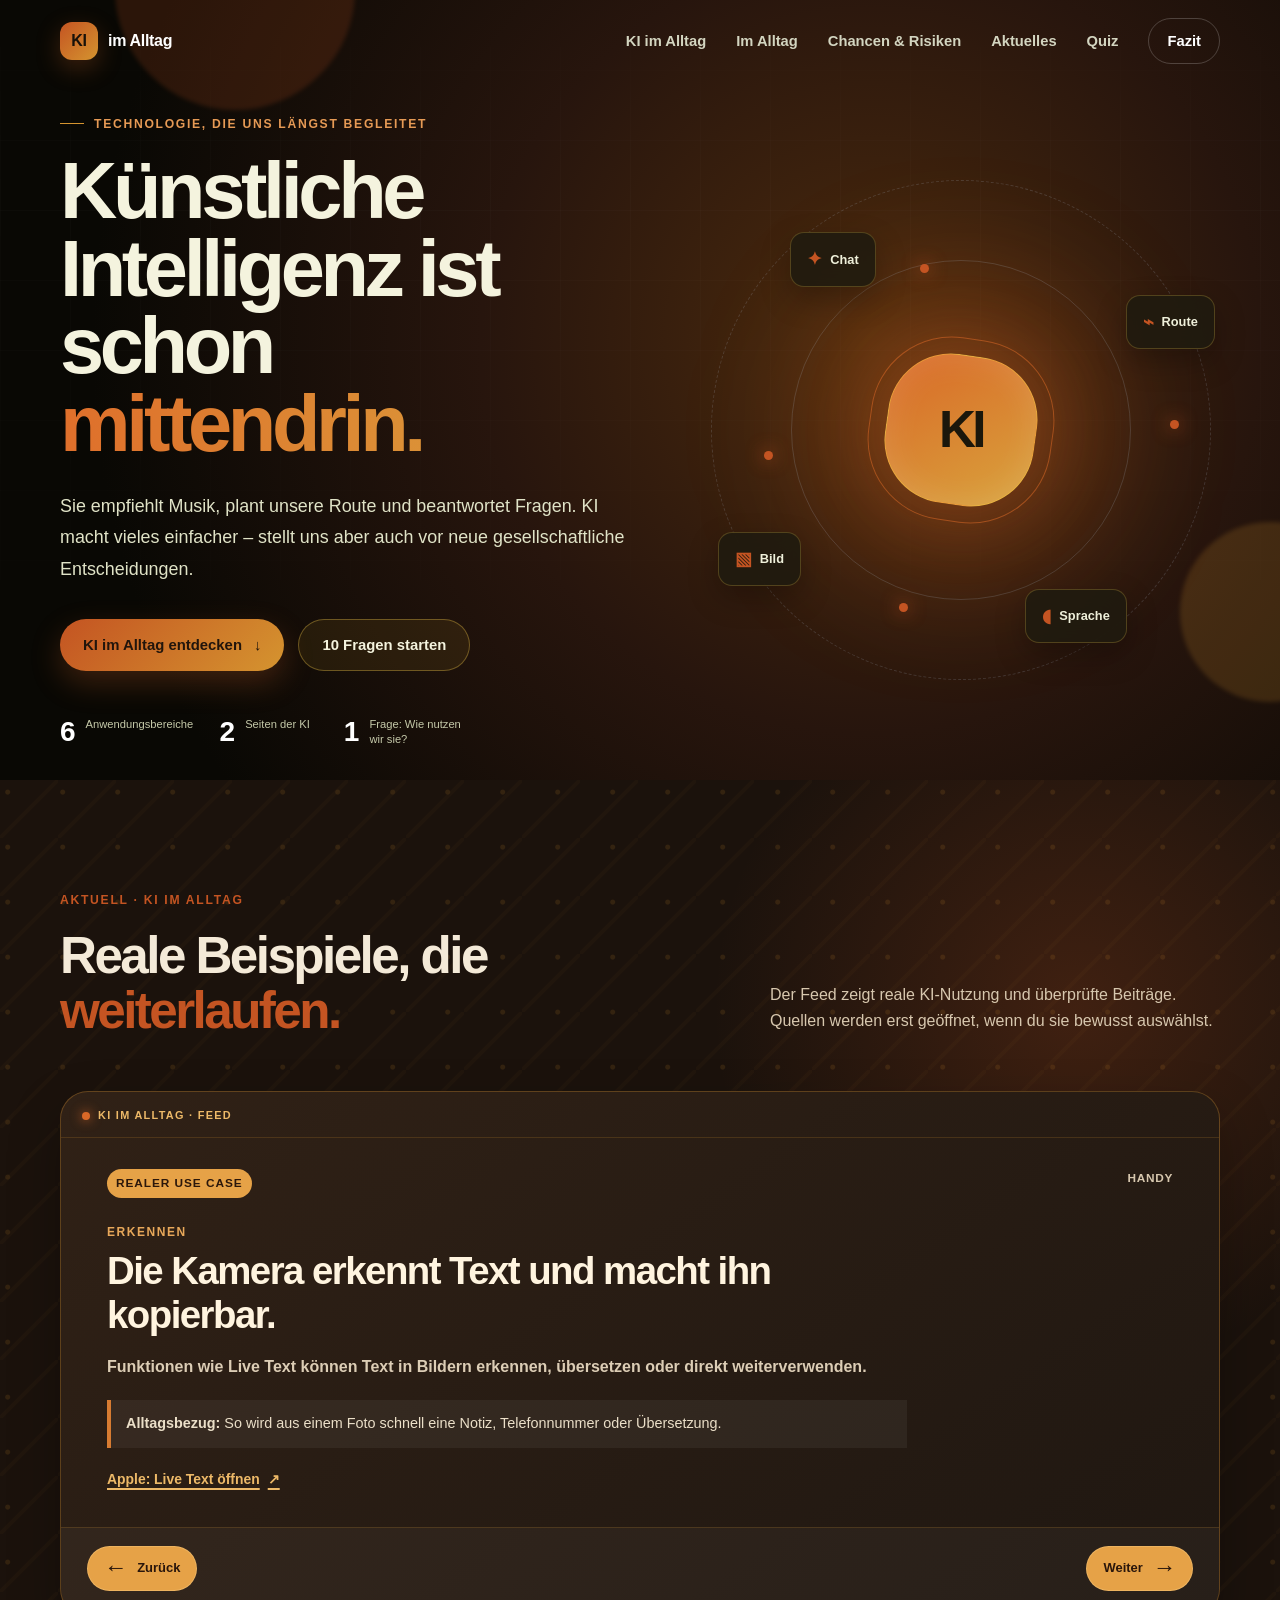
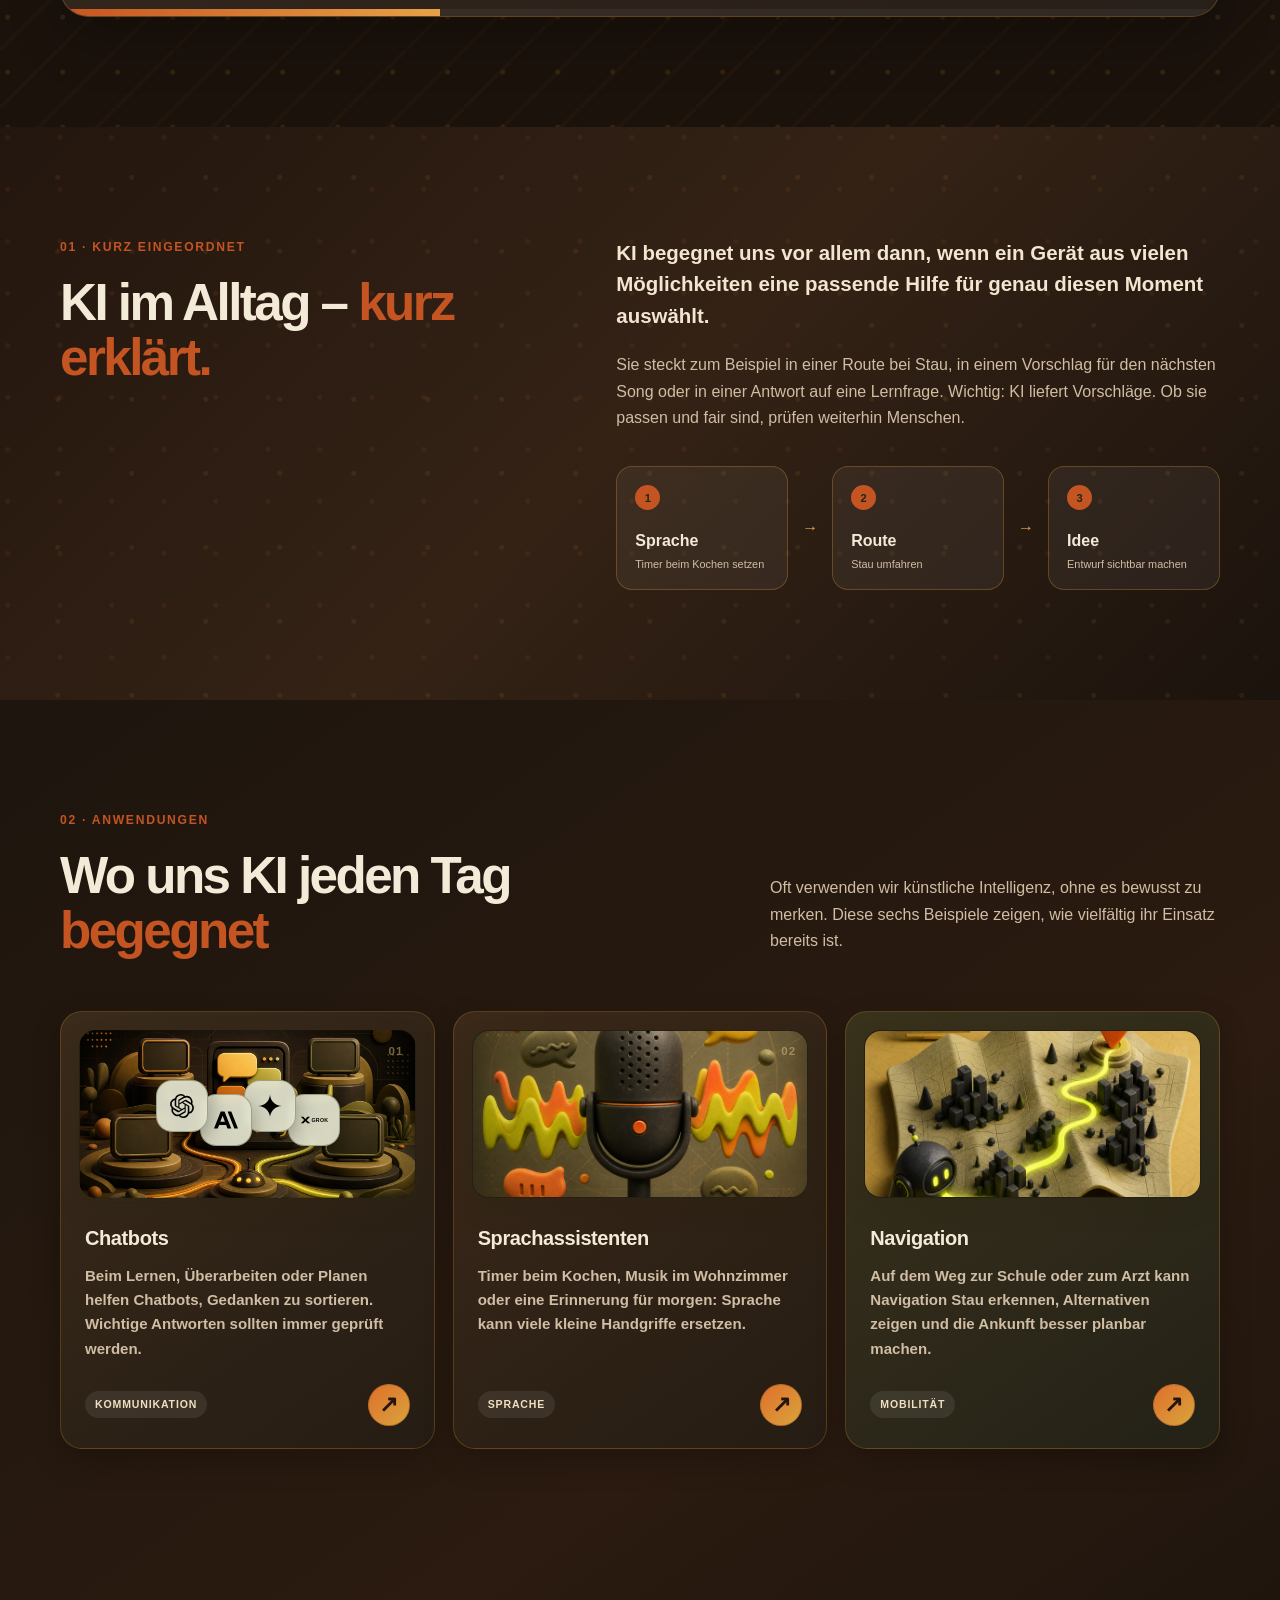
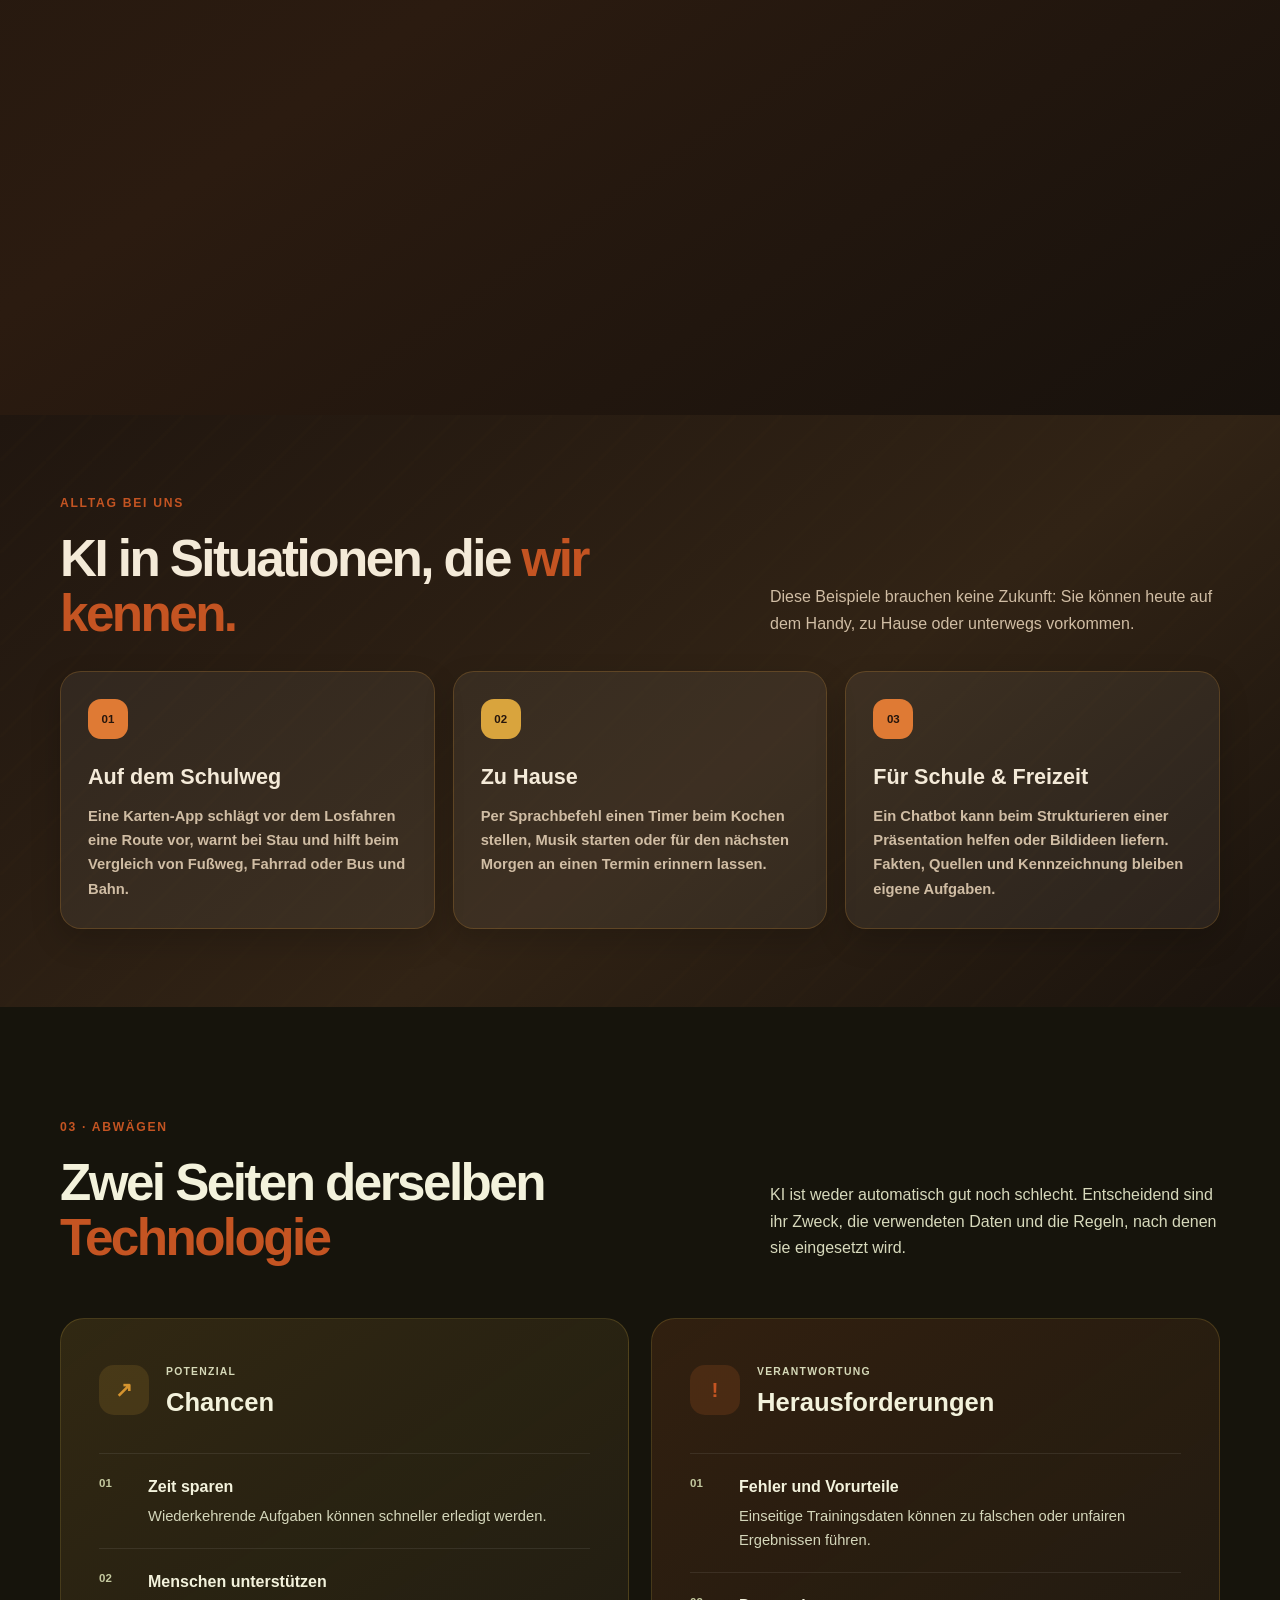
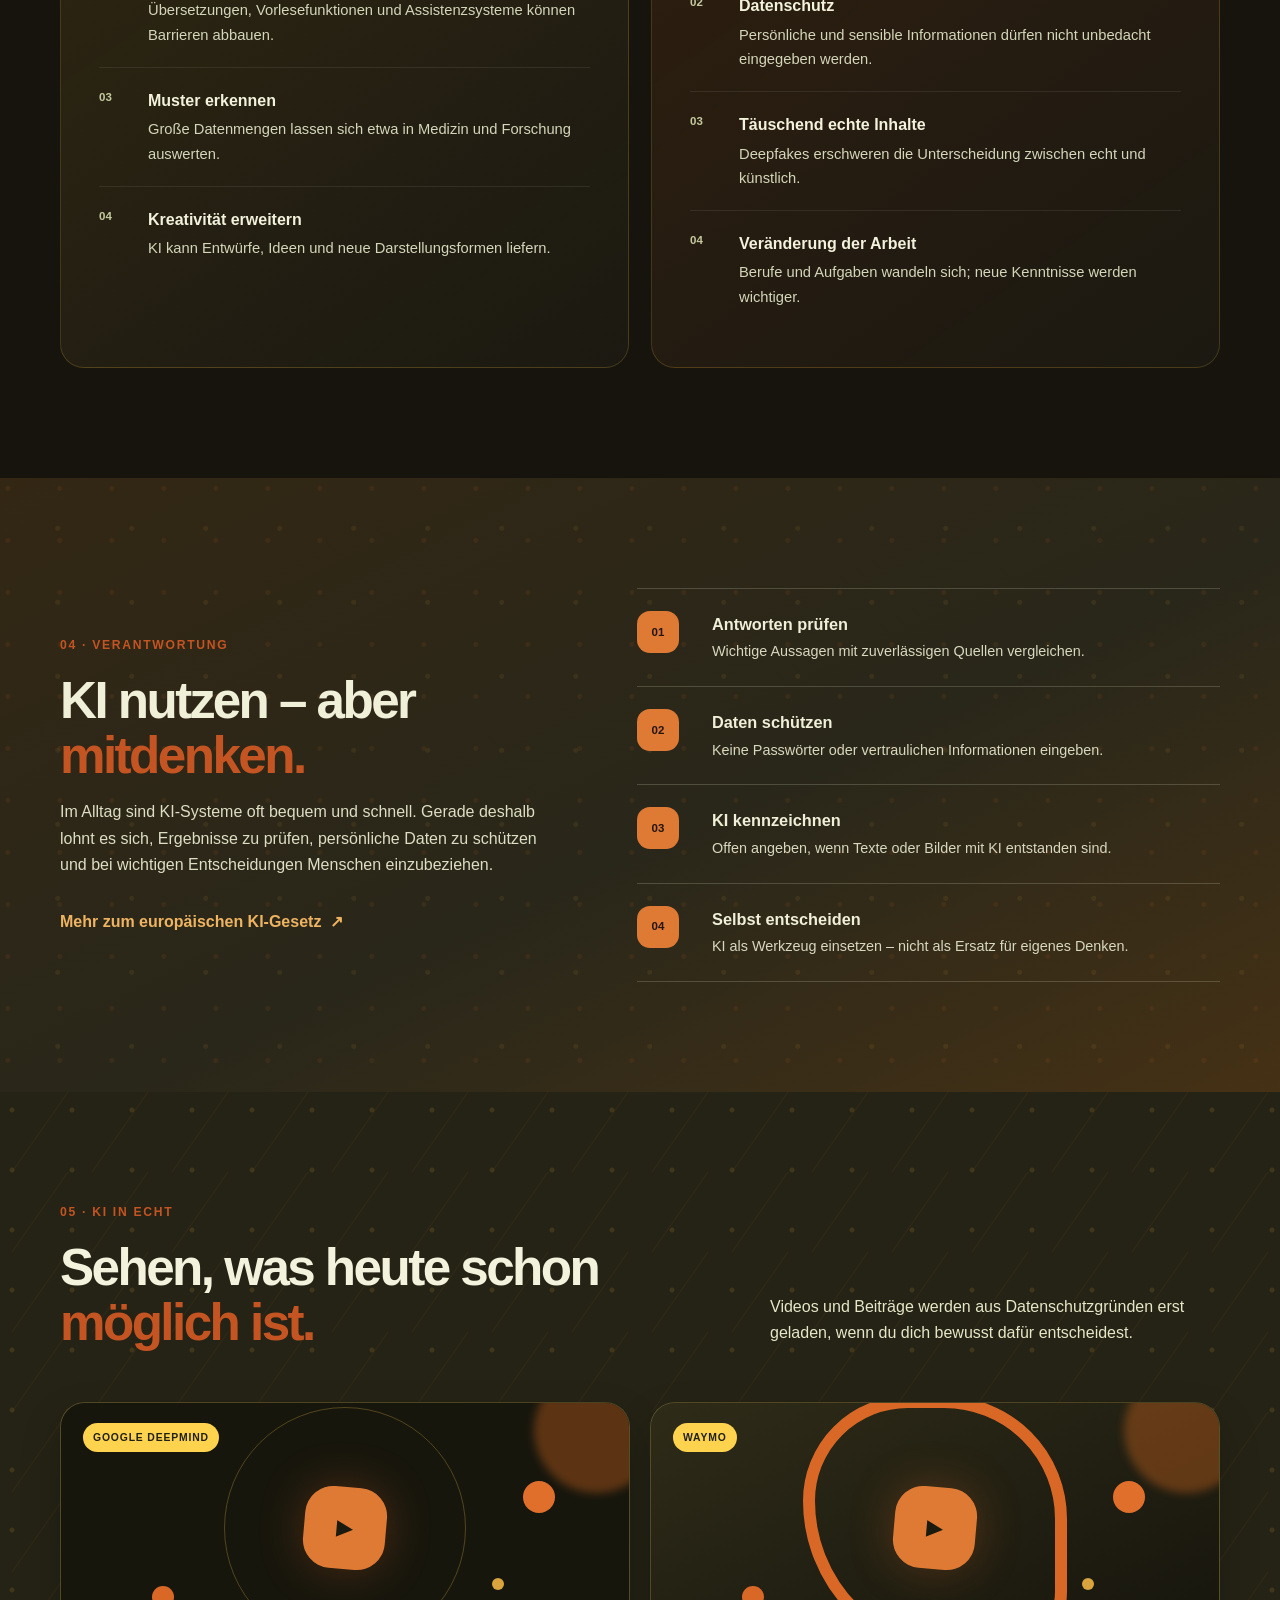
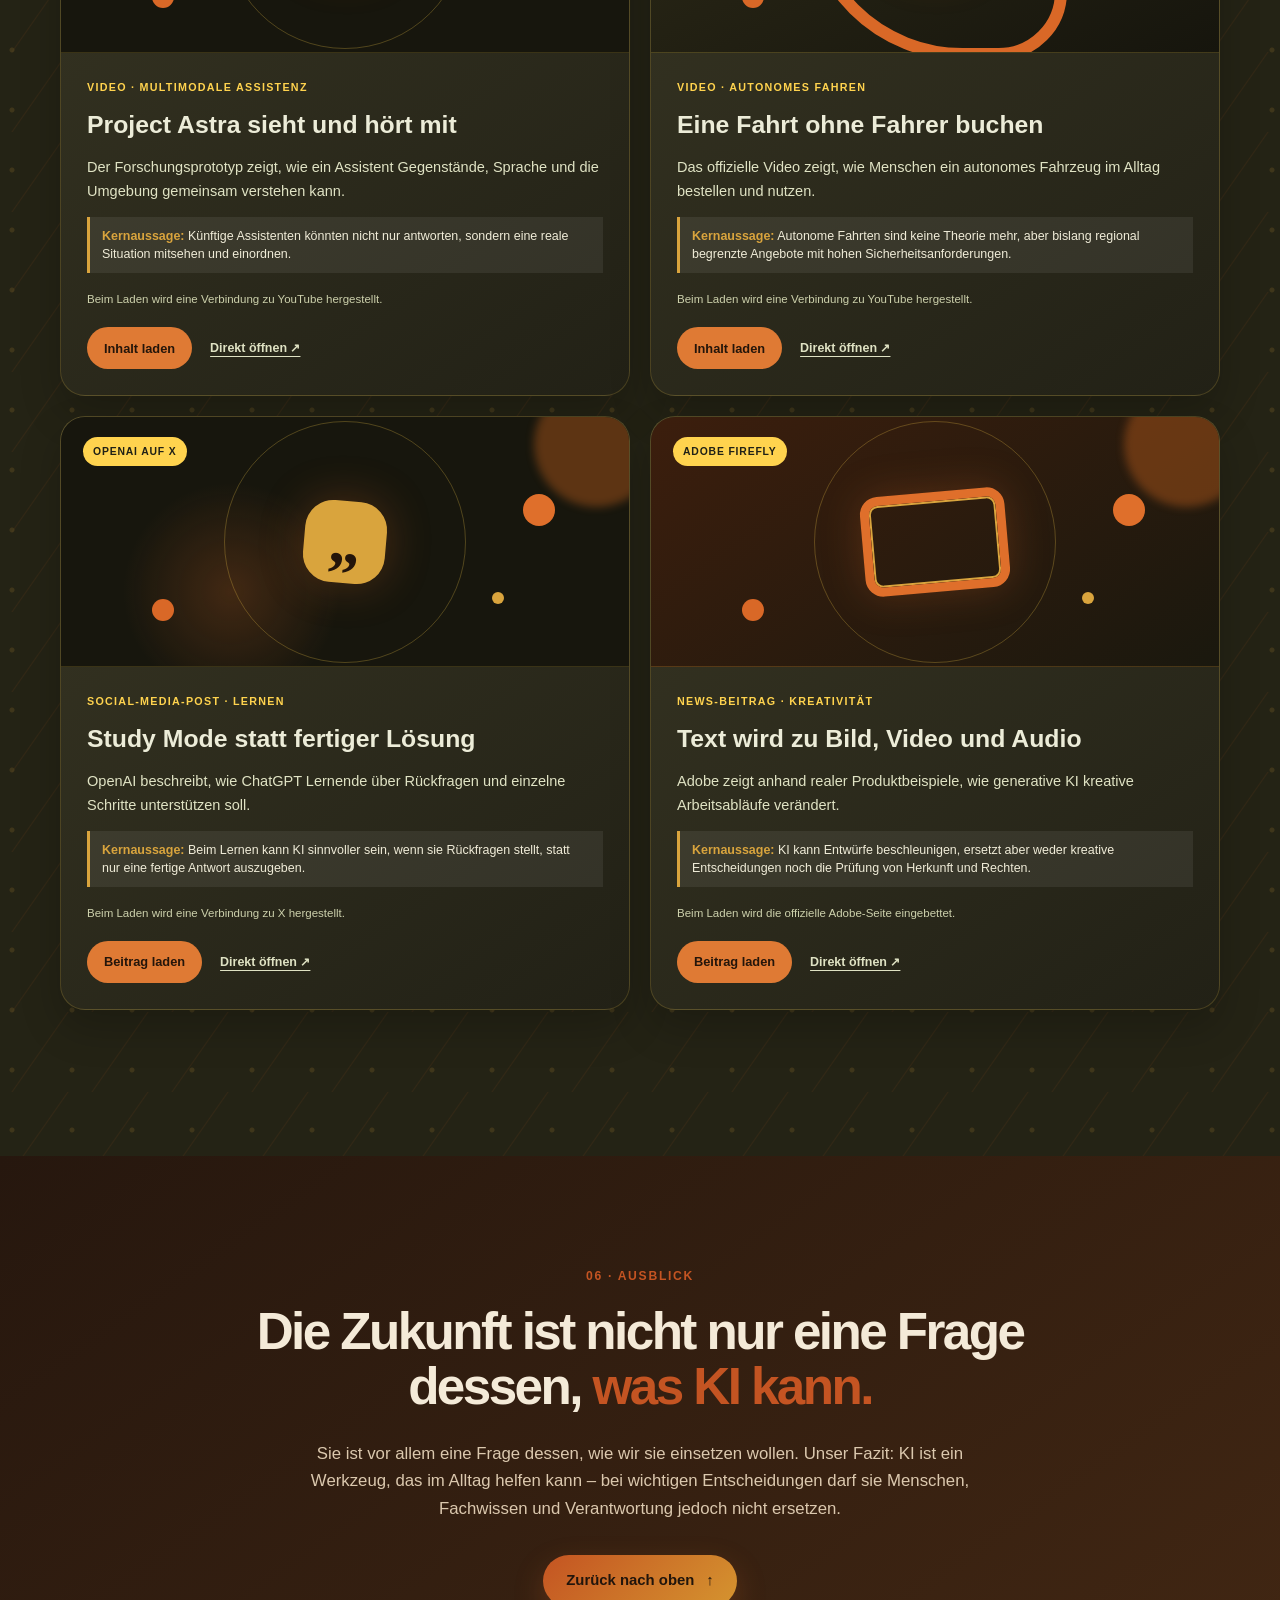
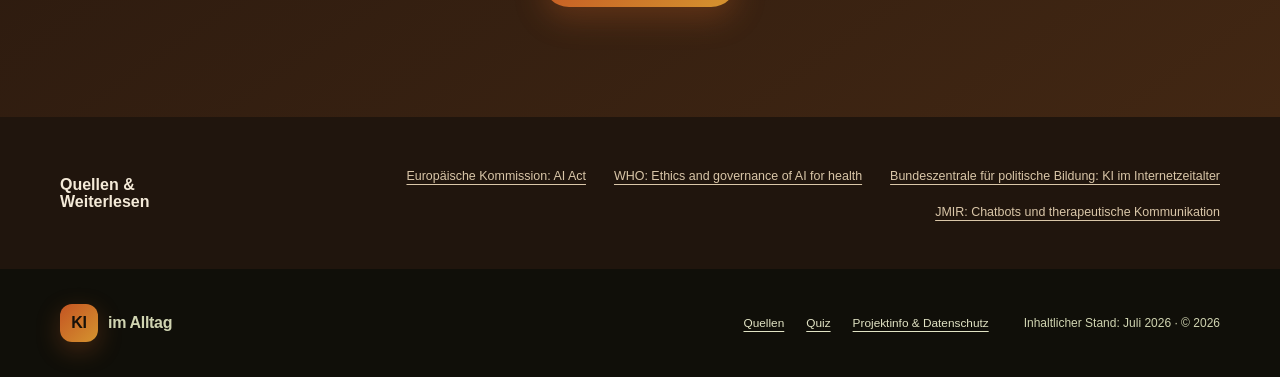
<file: index.html>
<!doctype html>
<html lang="de">
<head>
  <meta charset="utf-8">
  <meta name="viewport" content="width=device-width, initial-scale=1">
  <meta name="description" content="Künstliche Intelligenz im Alltag: Anwendungen, Chancen, Risiken und ein Blick in die Zukunft.">
  <title>KI im Alltag | Chancen & Herausforderungen</title>
  <link rel="stylesheet" href="style.css">
  <script src="script.js" defer></script>
  <script src="newsfeed.js" defer></script>
  <script src="embed.js" defer></script>
</head>
<body>
  <a class="skip-link" href="#inhalt">Direkt zum Inhalt</a>
  <div class="progress" aria-hidden="true"><span id="progress-bar"></span></div>

  <header class="site-header" id="start">
    <nav class="nav container" aria-label="Hauptnavigation">
      <a class="logo" href="#start" aria-label="KI im Alltag – Startseite">
        <span class="logo-mark" aria-hidden="true">KI</span>
        <span>im Alltag</span>
      </a>
      <button class="nav-toggle" type="button" aria-expanded="false" aria-controls="nav-links">
        <span class="sr-only">Menü öffnen</span>
        <span></span><span></span><span></span>
      </button>
      <div class="nav-links" id="nav-links">
        <a href="#grundlagen">KI im Alltag</a>
        <a href="#alltag">Im Alltag</a>
        <a href="#chancen">Chancen & Risiken</a>
        <a href="#newsfeed">Aktuelles</a>
        <a href="quiz.html">Quiz</a>
        <a class="nav-cta" href="#fazit">Fazit</a>
      </div>
    </nav>
  </header>

  <main id="inhalt">
    <section class="hero">
      <div class="hero-glow hero-glow-one" aria-hidden="true"></div>
      <div class="hero-glow hero-glow-two" aria-hidden="true"></div>
      <div class="container hero-grid">
        <div class="hero-copy">
          <p class="eyebrow"><span></span> Technologie, die uns längst begleitet</p>
          <h1>Künstliche Intelligenz ist schon <em>mittendrin.</em></h1>
          <p class="hero-text">Sie empfiehlt Musik, plant unsere Route und beantwortet Fragen. KI macht vieles einfacher – stellt uns aber auch vor neue gesellschaftliche Entscheidungen.</p>
          <div class="hero-actions">
            <a class="button button-primary" href="#alltag">KI im Alltag entdecken <span aria-hidden="true">↓</span></a>
            <a class="button button-ghost" href="quiz.html">10 Fragen starten</a>
          </div>
          <ul class="hero-facts" aria-label="Themen der Website">
            <li><strong>6</strong><span>Anwendungsbereiche</span></li>
            <li><strong>2</strong><span>Seiten der KI</span></li>
            <li><strong>1</strong><span>Frage: Wie nutzen wir sie?</span></li>
          </ul>
        </div>

        <div class="hero-visual" aria-label="Illustration eines digitalen KI-Netzwerks">
          <div class="orbit orbit-one"></div>
          <div class="orbit orbit-two"></div>
          <div class="ai-core">
            <span class="core-label">KI</span>
            <span class="core-pulse"></span>
          </div>
          <div class="float-card card-chat"><span aria-hidden="true">✦</span> Chat</div>
          <div class="float-card card-route"><span aria-hidden="true">⌁</span> Route</div>
          <div class="float-card card-image"><span aria-hidden="true">▧</span> Bild</div>
          <div class="float-card card-voice"><span aria-hidden="true">◖</span> Sprache</div>
          <span class="node node-one"></span><span class="node node-two"></span>
          <span class="node node-three"></span><span class="node node-four"></span>
        </div>
      </div>
    </section>

    <section class="section newsfeed" id="newsfeed" aria-labelledby="newsfeed-heading">
      <div class="container">
        <div class="section-heading section-heading-light reveal">
          <div><p class="section-kicker">Aktuell · KI im Alltag</p><h2>Reale Beispiele, die <span>weiterlaufen.</span></h2></div>
          <p>Der Feed zeigt reale KI-Nutzung und überprüfte Beiträge. Quellen werden erst geöffnet, wenn du sie bewusst auswählst.</p>
        </div>
        <div class="newsfeed-shell reveal" data-newsfeed role="region" aria-roledescription="Karussell" aria-labelledby="newsfeed-heading">
          <p id="newsfeed-heading" class="newsfeed-label"><span aria-hidden="true"></span> KI im Alltag · Feed</p>
          <div class="newsfeed-item" aria-atomic="true">
            <div class="newsfeed-meta"><span class="newsfeed-type" data-feed-type>Realer Use Case</span><span data-feed-date>Schule & Studium</span></div>
            <p class="newsfeed-category" data-feed-category>Lernen</p>
            <h3 data-feed-title>KI unterstützt beim Lernen – aber nicht beim Abschreiben.</h3>
            <p class="newsfeed-text" data-feed-text>Chatbots können Lernfragen erklären, Übungen vorbereiten und beim Strukturieren helfen.</p>
            <p class="newsfeed-relevance"><strong>Alltagsbezug:</strong> <span data-feed-relevance>Viele Schülerinnen, Schüler und Studierende nutzen solche Werkzeuge bereits beim Vorbereiten und Wiederholen.</span></p>
            <a class="newsfeed-source" data-feed-source href="https://www.kmk.org/aktuelles/pressearchiv/mitteilung/bildungsministerkonferenz-verabschiedet-handlungsempfehlung-zum-umgang-mit-kuenstlicher-intelligenz-1.html" target="_blank" rel="noopener">Quelle öffnen <span aria-hidden="true">↗</span></a>
          </div>
          <div class="newsfeed-controls"><button class="newsfeed-button" type="button" data-feed-previous aria-label="Vorherigen Feed-Beitrag anzeigen"><span aria-hidden="true">←</span><span>Zurück</span></button><button class="newsfeed-button" type="button" data-feed-next aria-label="Nächsten Feed-Beitrag anzeigen"><span>Weiter</span><span aria-hidden="true">→</span></button></div>
          <div class="newsfeed-progress" aria-hidden="true"><span data-feed-progress></span></div>
          <p class="sr-only" data-feed-status aria-live="polite"></p>
        </div>
      </div>
    </section>

    <section class="section intro" id="grundlagen">
      <div class="container two-column reveal">
        <div>
          <p class="section-kicker">01 · Kurz eingeordnet</p>
          <h2>KI im Alltag – <span>kurz erklärt.</span></h2>
        </div>
        <div class="intro-copy">
          <p class="lead">KI begegnet uns vor allem dann, wenn ein Gerät aus vielen Möglichkeiten eine passende Hilfe für genau diesen Moment auswählt.</p>
          <p>Sie steckt zum Beispiel in einer Route bei Stau, in einem Vorschlag für den nächsten Song oder in einer Antwort auf eine Lernfrage. Wichtig: KI liefert Vorschläge. Ob sie passen und fair sind, prüfen weiterhin Menschen.</p>
          <div class="process" aria-label="Drei typische Alltagssituationen mit KI">
            <div><span>1</span><strong>Sprache</strong><small>Timer beim Kochen setzen</small></div>
            <i aria-hidden="true">→</i>
            <div><span>2</span><strong>Route</strong><small>Stau umfahren</small></div>
            <i aria-hidden="true">→</i>
            <div><span>3</span><strong>Idee</strong><small>Entwurf sichtbar machen</small></div>
          </div>
        </div>
      </div>
    </section>

    <section class="section applications" id="alltag">
      <div class="container">
        <div class="section-heading reveal">
          <div>
            <p class="section-kicker">02 · Anwendungen</p>
            <h2>Wo uns KI jeden Tag <span>begegnet</span></h2>
          </div>
          <p>Oft verwenden wir künstliche Intelligenz, ohne es bewusst zu merken. Diese sechs Beispiele zeigen, wie vielfältig ihr Einsatz bereits ist.</p>
        </div>

        <div class="card-grid">
          <a class="app-card app-chat reveal" href="chatbots.html">
            <div class="brand-cluster" aria-label="Logos von OpenAI, Claude, Gemini und Grok">
              <span class="brand-logo brand-openai"><img src="assets/logos/openai.svg" alt="OpenAI"></span>
              <span class="brand-logo brand-claude"><img src="assets/logos/anthropic.svg" alt="Claude von Anthropic"></span>
              <span class="brand-logo brand-gemini"><img src="assets/logos/gemini.svg" alt="Google Gemini"></span>
              <span class="brand-logo brand-grok"><img src="assets/logos/grok.svg" alt="Grok"></span>
            </div>
            <span class="card-number">01</span>
            <h3>Chatbots</h3>
            <p>Beim Lernen, Überarbeiten oder Planen helfen Chatbots, Gedanken zu sortieren. Wichtige Antworten sollten immer geprüft werden.</p>
            <span class="card-footer"><span class="tag">Kommunikation</span><span class="card-arrow" aria-hidden="true">↗</span></span>
          </a>
          <a class="app-card app-voice reveal" href="sprachassistenten.html">
            <div class="application-visual"><img src="assets/applications/sprachassistent.png" alt="Futuristische Darstellung eines Sprachassistenten mit Mikrofon und Schallwellen"></div>
            <span class="card-number">02</span>
            <h3>Sprachassistenten</h3>
            <p>Timer beim Kochen, Musik im Wohnzimmer oder eine Erinnerung für morgen: Sprache kann viele kleine Handgriffe ersetzen.</p>
            <span class="card-footer"><span class="tag">Sprache</span><span class="card-arrow" aria-hidden="true">↗</span></span>
          </a>
          <a class="app-card app-navigation reveal" href="navigation.html">
            <div class="application-visual"><img src="assets/applications/navigation.png" alt="Dreidimensionale Stadtkarte mit leuchtender Route und Zielmarkierung"></div>
            <span class="card-number">03</span>
            <h3>Navigation</h3>
            <p>Auf dem Weg zur Schule oder zum Arzt kann Navigation Stau erkennen, Alternativen zeigen und die Ankunft besser planbar machen.</p>
            <span class="card-footer"><span class="tag">Mobilität</span><span class="card-arrow" aria-hidden="true">↗</span></span>
          </a>
          <a class="app-card app-image reveal" href="bildgeneratoren.html">
            <div class="application-visual"><img src="assets/applications/bildgenerator.png" alt="Kreativmaschine, die aus einer Eingabe verschiedene Bildwelten erzeugt"></div>
            <span class="card-number">04</span>
            <h3>Bildgeneratoren</h3>
            <p>Für ein Plakat, Moodboard oder Präsentationsentwurf entstehen schnell Bildideen – ihre Herkunft muss dabei erkennbar bleiben.</p>
            <span class="card-footer"><span class="tag">Kreativität</span><span class="card-arrow" aria-hidden="true">↗</span></span>
          </a>
          <a class="app-card app-medicine reveal" href="medizin.html">
            <div class="application-visual"><img src="assets/applications/medizin.png" alt="Leuchtendes anatomisches Herz in einem KI-gestützten medizinischen Scanner"></div>
            <span class="card-number">05</span>
            <h3>Medizin</h3>
            <p>In Praxen und Kliniken kann KI auffällige Stellen in Bildern markieren. Fachleute entscheiden, was der Hinweis bedeutet.</p>
            <span class="card-footer"><span class="tag">Gesundheit</span><span class="card-arrow" aria-hidden="true">↗</span></span>
          </a>
          <a class="app-card app-drive reveal" href="autonomes-fahren.html">
            <div class="application-visual"><img src="assets/applications/autonomes-fahren.png" alt="Futuristisches Fahrzeug mit sichtbaren Sensorfeldern in einer Modellstadt"></div>
            <span class="card-number">06</span>
            <h3>Autonomes Fahren</h3>
            <p>Robotaxis zeigen bereits, wie KI Fahrten übernehmen kann. Sicherheit, klare Regeln und menschliche Hilfe bleiben entscheidend.</p>
            <span class="card-footer"><span class="tag">Zukunft</span><span class="card-arrow" aria-hidden="true">↗</span></span>
          </a>
        </div>
      </div>
    </section>

    <section class="local-context" aria-labelledby="deutschland-alltag">
      <div class="container">
        <div class="section-heading reveal"><div><p class="section-kicker">Alltag bei uns</p><h2>KI in Situationen, die <span>wir kennen.</span></h2></div><p>Diese Beispiele brauchen keine Zukunft: Sie können heute auf dem Handy, zu Hause oder unterwegs vorkommen.</p></div>
        <div class="local-grid">
          <article class="local-card reveal"><span>01</span><h3>Auf dem Schulweg</h3><p>Eine Karten-App schlägt vor dem Losfahren eine Route vor, warnt bei Stau und hilft beim Vergleich von Fußweg, Fahrrad oder Bus und Bahn.</p></article>
          <article class="local-card reveal"><span>02</span><h3>Zu Hause</h3><p>Per Sprachbefehl einen Timer beim Kochen stellen, Musik starten oder für den nächsten Morgen an einen Termin erinnern lassen.</p></article>
          <article class="local-card reveal"><span>03</span><h3>Für Schule & Freizeit</h3><p>Ein Chatbot kann beim Strukturieren einer Präsentation helfen oder Bildideen liefern. Fakten, Quellen und Kennzeichnung bleiben eigene Aufgaben.</p></article>
        </div>
      </div>
    </section>

    <section class="section balance" id="chancen">
      <div class="container">
        <div class="section-heading section-heading-light reveal">
          <div>
            <p class="section-kicker">03 · Abwägen</p>
            <h2>Zwei Seiten derselben <span>Technologie</span></h2>
          </div>
          <p>KI ist weder automatisch gut noch schlecht. Entscheidend sind ihr Zweck, die verwendeten Daten und die Regeln, nach denen sie eingesetzt wird.</p>
        </div>

        <div class="balance-grid">
          <article class="balance-card chance reveal">
            <div class="balance-title"><span aria-hidden="true">↗</span><div><small>Potenzial</small><h3>Chancen</h3></div></div>
            <ul>
              <li><span>01</span><div><strong>Zeit sparen</strong><p>Wiederkehrende Aufgaben können schneller erledigt werden.</p></div></li>
              <li><span>02</span><div><strong>Menschen unterstützen</strong><p>Übersetzungen, Vorlesefunktionen und Assistenzsysteme können Barrieren abbauen.</p></div></li>
              <li><span>03</span><div><strong>Muster erkennen</strong><p>Große Datenmengen lassen sich etwa in Medizin und Forschung auswerten.</p></div></li>
              <li><span>04</span><div><strong>Kreativität erweitern</strong><p>KI kann Entwürfe, Ideen und neue Darstellungsformen liefern.</p></div></li>
            </ul>
          </article>

          <article class="balance-card risk reveal">
            <div class="balance-title"><span aria-hidden="true">!</span><div><small>Verantwortung</small><h3>Herausforderungen</h3></div></div>
            <ul>
              <li><span>01</span><div><strong>Fehler und Vorurteile</strong><p>Einseitige Trainingsdaten können zu falschen oder unfairen Ergebnissen führen.</p></div></li>
              <li><span>02</span><div><strong>Datenschutz</strong><p>Persönliche und sensible Informationen dürfen nicht unbedacht eingegeben werden.</p></div></li>
              <li><span>03</span><div><strong>Täuschend echte Inhalte</strong><p>Deepfakes erschweren die Unterscheidung zwischen echt und künstlich.</p></div></li>
              <li><span>04</span><div><strong>Veränderung der Arbeit</strong><p>Berufe und Aufgaben wandeln sich; neue Kenntnisse werden wichtiger.</p></div></li>
            </ul>
          </article>
        </div>
      </div>
    </section>

    <section class="section responsibility">
      <div class="container responsibility-grid reveal">
        <div class="responsibility-copy">
          <p class="section-kicker">04 · Verantwortung</p>
          <h2>KI nutzen – aber <span>mitdenken.</span></h2>
          <p>Im Alltag sind KI-Systeme oft bequem und schnell. Gerade deshalb lohnt es sich, Ergebnisse zu prüfen, persönliche Daten zu schützen und bei wichtigen Entscheidungen Menschen einzubeziehen.</p>
          <a class="text-link" href="https://commission.europa.eu/news-and-media/news/ai-act-enters-force-2024-08-01_en" target="_blank" rel="noopener">Mehr zum europäischen KI-Gesetz <span aria-hidden="true">↗</span></a>
        </div>
        <ol class="rules">
          <li><span>01</span><div><strong>Antworten prüfen</strong><p>Wichtige Aussagen mit zuverlässigen Quellen vergleichen.</p></div></li>
          <li><span>02</span><div><strong>Daten schützen</strong><p>Keine Passwörter oder vertraulichen Informationen eingeben.</p></div></li>
          <li><span>03</span><div><strong>KI kennzeichnen</strong><p>Offen angeben, wenn Texte oder Bilder mit KI entstanden sind.</p></div></li>
          <li><span>04</span><div><strong>Selbst entscheiden</strong><p>KI als Werkzeug einsetzen – nicht als Ersatz für eigenes Denken.</p></div></li>
        </ol>
      </div>
    </section>

    <section class="section signals" id="stimmen">
      <div class="container">
        <div class="section-heading reveal">
          <div><p class="section-kicker">05 · KI in echt</p><h2>Sehen, was heute schon <span>möglich ist.</span></h2></div>
          <p>Videos und Beiträge werden aus Datenschutzgründen erst geladen, wenn du dich bewusst dafür entscheidest.</p>
        </div>
        <div class="media-wall">
          <article class="media-card media-astra reveal" data-provider="youtube" data-embed-url="https://www.youtube-nocookie.com/embed/nXVvvRhiGjI">
            <div class="media-preview" aria-hidden="true"><span class="media-provider">Google DeepMind</span><span class="media-play">▶</span><i></i><i></i><i></i></div>
            <div class="media-copy"><p class="signal-type">Video · Multimodale Assistenz</p><h3>Project Astra sieht und hört mit</h3><p>Der Forschungsprototyp zeigt, wie ein Assistent Gegenstände, Sprache und die Umgebung gemeinsam verstehen kann.</p><p class="privacy-note">Beim Laden wird eine Verbindung zu YouTube hergestellt.</p><div class="media-actions"><button class="load-embed" type="button">Inhalt laden</button><a href="https://www.youtube.com/watch?v=nXVvvRhiGjI" target="_blank" rel="noopener">Direkt öffnen ↗</a></div></div>
          </article>
          <article class="media-card media-waymo reveal" data-provider="youtube" data-embed-url="https://www.youtube-nocookie.com/embed/NPuqXnagtCw">
            <div class="media-preview" aria-hidden="true"><span class="media-provider">Waymo</span><span class="media-play">▶</span><i></i><i></i><i></i></div>
            <div class="media-copy"><p class="signal-type">Video · Autonomes Fahren</p><h3>Eine Fahrt ohne Fahrer buchen</h3><p>Das offizielle Video zeigt, wie Menschen ein autonomes Fahrzeug im Alltag bestellen und nutzen.</p><p class="privacy-note">Beim Laden wird eine Verbindung zu YouTube hergestellt.</p><div class="media-actions"><button class="load-embed" type="button">Inhalt laden</button><a href="https://www.youtube.com/watch?v=NPuqXnagtCw" target="_blank" rel="noopener">Direkt öffnen ↗</a></div></div>
          </article>
          <article class="media-card media-openai reveal" data-provider="x" data-embed-url="https://x.com/OpenAI/status/1950240351547248941">
            <div class="media-preview" aria-hidden="true"><span class="media-provider">OpenAI auf X</span><span class="media-quote">„</span><i></i><i></i><i></i></div>
            <div class="media-copy"><p class="signal-type">Social-Media-Post · Lernen</p><h3>Study Mode statt fertiger Lösung</h3><p>OpenAI beschreibt, wie ChatGPT Lernende über Rückfragen und einzelne Schritte unterstützen soll.</p><p class="privacy-note">Beim Laden wird eine Verbindung zu X hergestellt.</p><div class="media-actions"><button class="load-embed" type="button">Beitrag laden</button><a href="https://x.com/OpenAI/status/1950240351547248941" target="_blank" rel="noopener">Direkt öffnen ↗</a></div></div>
          </article>
          <article class="media-card media-firefly reveal" data-provider="article" data-embed-url="https://blog.adobe.com/en/publish/2025/04/24/adobe-firefly-next-evolution-creative-ai-is-here">
            <div class="media-preview" aria-hidden="true"><span class="media-provider">Adobe Firefly</span><span class="media-frame"></span><i></i><i></i><i></i></div>
            <div class="media-copy"><p class="signal-type">News-Beitrag · Kreativität</p><h3>Text wird zu Bild, Video und Audio</h3><p>Adobe zeigt anhand realer Produktbeispiele, wie generative KI kreative Arbeitsabläufe verändert.</p><p class="privacy-note">Beim Laden wird die offizielle Adobe-Seite eingebettet.</p><div class="media-actions"><button class="load-embed" type="button">Beitrag laden</button><a href="https://blog.adobe.com/en/publish/2025/04/24/adobe-firefly-next-evolution-creative-ai-is-here" target="_blank" rel="noopener">Direkt öffnen ↗</a></div></div>
          </article>
        </div>
        <div class="media-status" aria-live="polite"></div>
      </div>
    </section>

    <section class="section future" id="fazit">
      <div class="container future-inner reveal">
        <p class="section-kicker">06 · Ausblick</p>
        <h2>Die Zukunft ist nicht nur eine Frage dessen, <span>was KI kann.</span></h2>
          <p>Sie ist vor allem eine Frage dessen, wie wir sie einsetzen wollen. Unser Fazit: KI ist ein Werkzeug, das im Alltag helfen kann – bei wichtigen Entscheidungen darf sie Menschen, Fachwissen und Verantwortung jedoch nicht ersetzen.</p>
        <a class="button button-primary" href="#start">Zurück nach oben <span aria-hidden="true">↑</span></a>
      </div>
    </section>

    <section class="sources" id="quellen" aria-labelledby="sources-heading">
      <div class="container">
        <h2 id="sources-heading">Quellen & Weiterlesen</h2>
        <ul>
          <li><a href="https://commission.europa.eu/news-and-media/news/ai-act-enters-force-2024-08-01_en" target="_blank" rel="noopener">Europäische Kommission: AI Act</a></li>
          <li><a href="https://www.who.int/publications/b/58847" target="_blank" rel="noopener">WHO: Ethics and governance of AI for health</a></li>
          <li><a href="https://www.bpb.de/themen/medien-journalismus/medienpolitik/572818/kuenstliche-intelligenz-im-internetzeitalter/" target="_blank" rel="noopener">Bundeszentrale für politische Bildung: KI im Internetzeitalter</a></li>
          <li><a href="https://pubmed.ncbi.nlm.nih.gov/40397927/" target="_blank" rel="noopener">JMIR: Chatbots und therapeutische Kommunikation</a></li>
        </ul>
      </div>
    </section>
  </main>

  <footer class="site-footer">
    <div class="container footer-inner">
      <a class="logo" href="#start"><span class="logo-mark" aria-hidden="true">KI</span><span>im Alltag</span></a>
      <nav class="footer-links" aria-label="Fußnavigation"><a href="#quellen">Quellen</a><a href="quiz.html">Quiz</a><a href="projektinfo.html">Projektinfo & Datenschutz</a></nav>
      <p>Inhaltlicher Stand: Juli 2026 · © <span id="year"></span></p>
    </div>
  </footer>
</body>
</html>
</file>
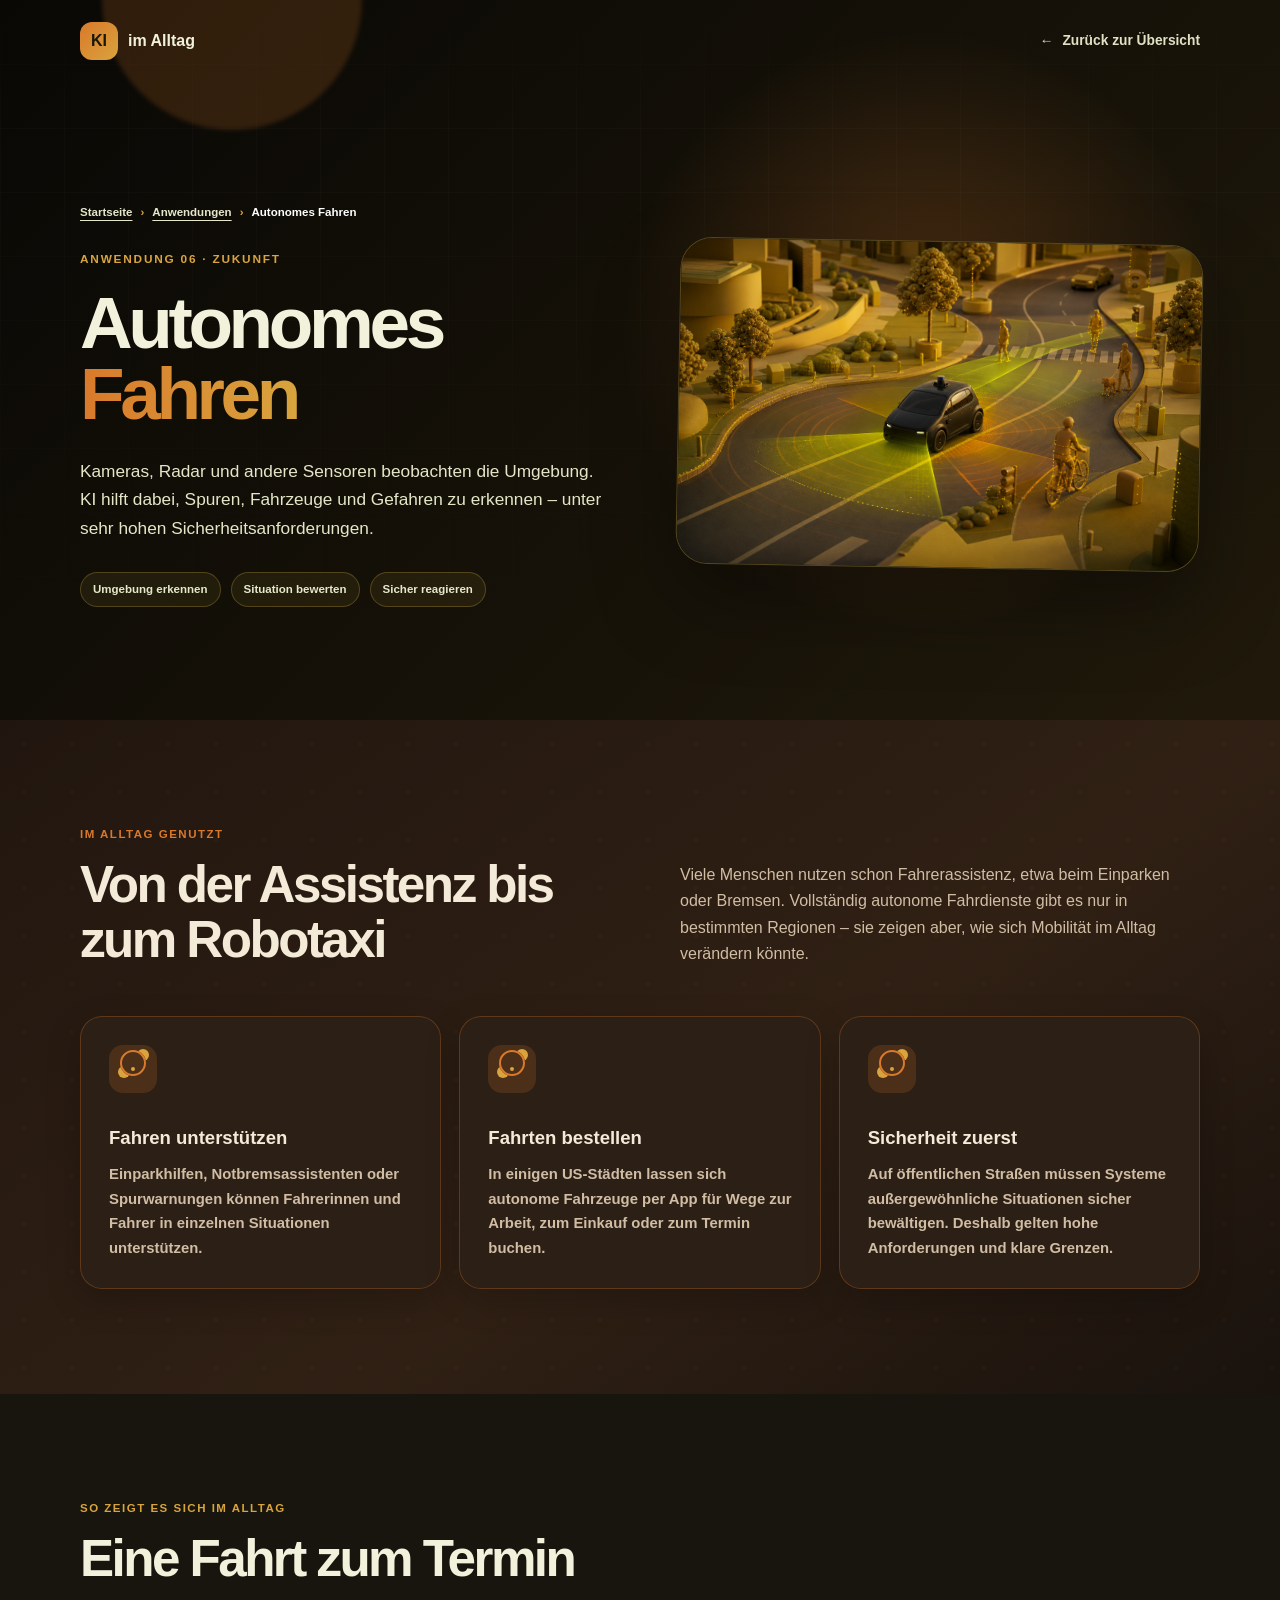
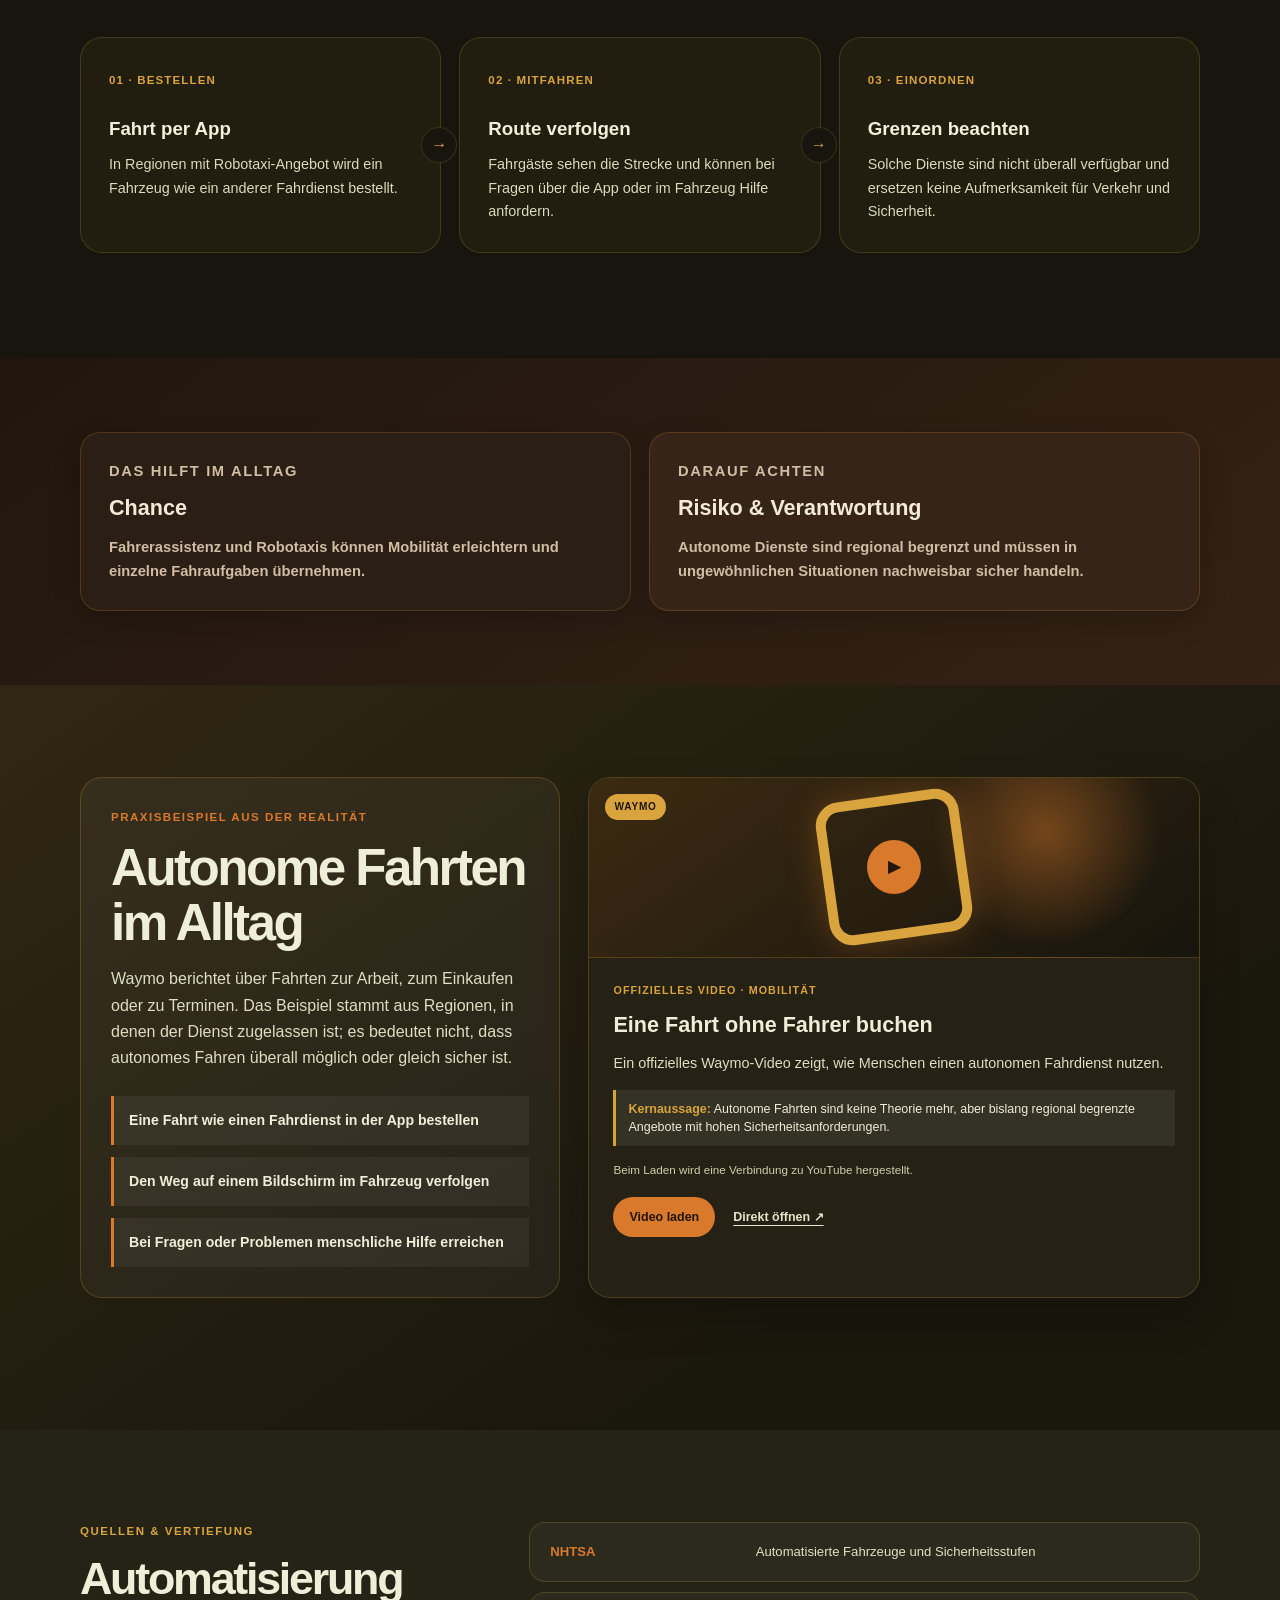
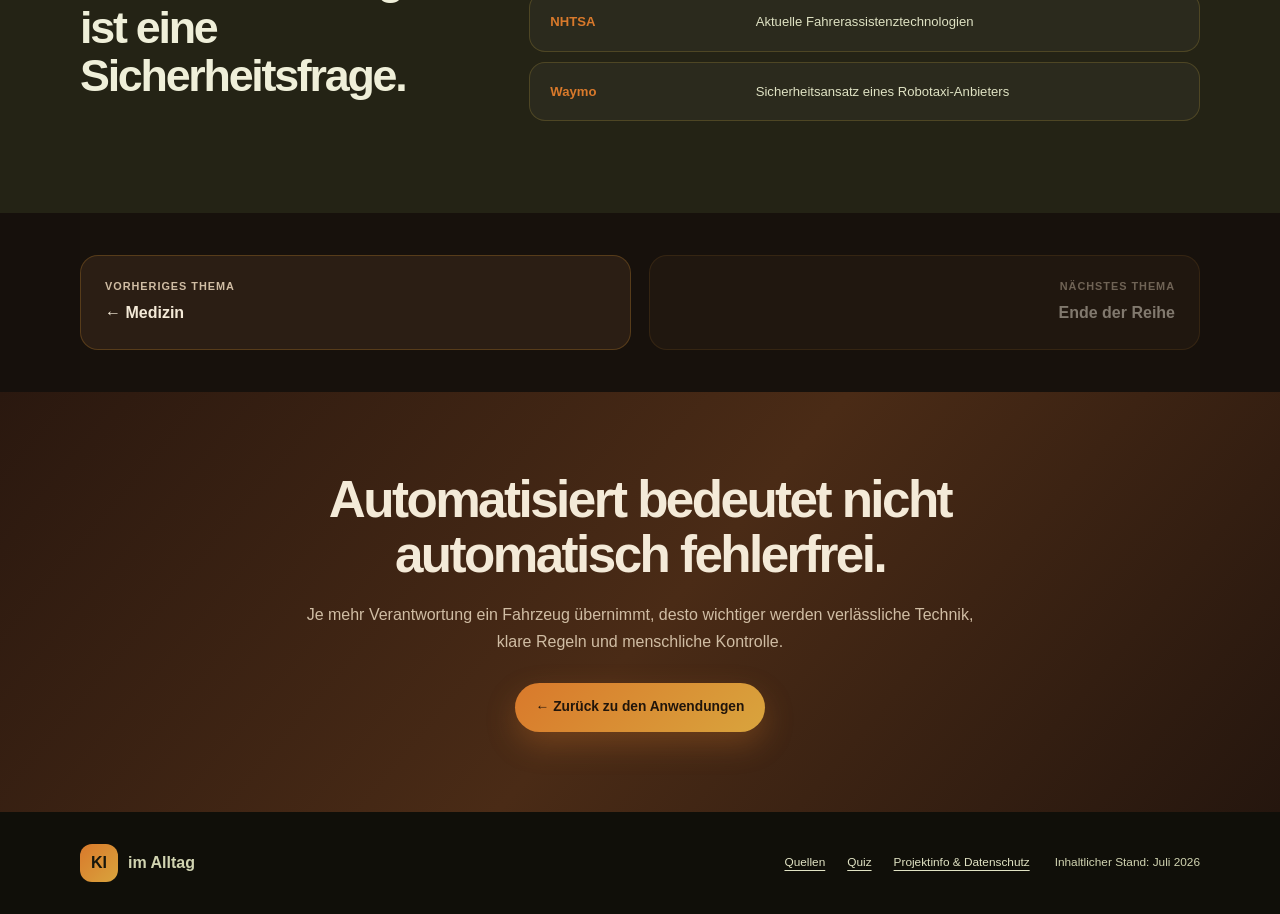
<file: autonomes-fahren.html>
<!doctype html>
<html lang="de">
<head><meta charset="utf-8"><meta name="viewport" content="width=device-width, initial-scale=1"><meta name="description" content="Wie autonome Fahrzeuge und Fahrerassistenz im Alltag genutzt werden."><title>Autonomes Fahren | KI im Alltag</title><link rel="stylesheet" href="detail.css"><script src="embed.js" defer></script></head>
<body class="theme-orange">
  <header class="detail-nav"><nav class="container" aria-label="Seitennavigation"><a class="logo" href="index.html"><span class="logo-mark">KI</span><span>im Alltag</span></a><a class="back-link" href="index.html#alltag">← <span>Zurück zur Übersicht</span></a></nav></header>
  <main>
    <section class="detail-hero"><div class="container detail-hero-grid"><div><nav class="breadcrumbs" aria-label="Brotkrümelnavigation"><a href="index.html">Startseite</a><span>›</span><a href="index.html#alltag">Anwendungen</a><span>›</span><strong>Autonomes Fahren</strong></nav><p class="kicker">Anwendung 06 · Zukunft</p><h1>Autonomes <span>Fahren</span></h1><p class="hero-lead">Kameras, Radar und andere Sensoren beobachten die Umgebung. KI hilft dabei, Spuren, Fahrzeuge und Gefahren zu erkennen – unter sehr hohen Sicherheitsanforderungen.</p><div class="hero-meta"><span>Umgebung erkennen</span><span>Situation bewerten</span><span>Sicher reagieren</span></div></div><figure class="hero-illustration"><img src="assets/heroes/autonomes-fahren-hero.png" alt="Autonomes Fahrzeug in einer Modellstadt mit sichtbaren Sensorfeldern rund um Menschen und Straße"></figure></div></section>
    <section class="content-block"><div class="container"><div class="section-head"><div><p class="section-label">Im Alltag genutzt</p><h2>Von der Assistenz bis zum Robotaxi</h2></div><p>Viele Menschen nutzen schon Fahrerassistenz, etwa beim Einparken oder Bremsen. Vollständig autonome Fahrdienste gibt es nur in bestimmten Regionen – sie zeigen aber, wie sich Mobilität im Alltag verändern könnte.</p></div><div class="info-grid"><article class="info-card"><span class="info-card-icon">◉</span><h3>Fahren unterstützen</h3><p>Einparkhilfen, Notbremsassistenten oder Spurwarnungen können Fahrerinnen und Fahrer in einzelnen Situationen unterstützen.</p></article><article class="info-card"><span class="info-card-icon">◇</span><h3>Fahrten bestellen</h3><p>In einigen US-Städten lassen sich autonome Fahrzeuge per App für Wege zur Arbeit, zum Einkauf oder zum Termin buchen.</p></article><article class="info-card"><span class="info-card-icon">!</span><h3>Sicherheit zuerst</h3><p>Auf öffentlichen Straßen müssen Systeme außergewöhnliche Situationen sicher bewältigen. Deshalb gelten hohe Anforderungen und klare Grenzen.</p></article></div></div></section>
    <section class="diagram-section"><div class="container"><div class="diagram-head"><p class="section-label">So zeigt es sich im Alltag</p><h2>Eine Fahrt zum Termin</h2></div><div class="flow"><article class="flow-step"><span>01 · BESTELLEN</span><h3>Fahrt per App</h3><p>In Regionen mit Robotaxi-Angebot wird ein Fahrzeug wie ein anderer Fahrdienst bestellt.</p></article><article class="flow-step"><span>02 · MITFAHREN</span><h3>Route verfolgen</h3><p>Fahrgäste sehen die Strecke und können bei Fragen über die App oder im Fahrzeug Hilfe anfordern.</p></article><article class="flow-step"><span>03 · EINORDNEN</span><h3>Grenzen beachten</h3><p>Solche Dienste sind nicht überall verfügbar und ersetzen keine Aufmerksamkeit für Verkehr und Sicherheit.</p></article></div></div></section>
    <section class="practice-section"><div class="container"><div class="practice-grid"><div class="practice-copy"><p class="section-label">Praxisbeispiel aus der Realität</p><h2>Autonome Fahrten im Alltag</h2><p>Waymo berichtet über Fahrten zur Arbeit, zum Einkaufen oder zu Terminen. Das Beispiel stammt aus Regionen, in denen der Dienst zugelassen ist; es bedeutet nicht, dass autonomes Fahren überall möglich oder gleich sicher ist.</p><ul class="practice-list"><li>Eine Fahrt wie einen Fahrdienst in der App bestellen</li><li>Den Weg auf einem Bildschirm im Fahrzeug verfolgen</li><li>Bei Fragen oder Problemen menschliche Hilfe erreichen</li></ul></div><article class="practice-media media-card" data-provider="youtube" data-embed-url="https://www.youtube-nocookie.com/embed/NPuqXnagtCw"><div class="media-preview" aria-hidden="true"><span class="media-provider">Waymo</span></div><div class="media-copy"><p class="signal-type">Offizielles Video · Mobilität</p><h3>Eine Fahrt ohne Fahrer buchen</h3><p>Ein offizielles Waymo-Video zeigt, wie Menschen einen autonomen Fahrdienst nutzen.</p><p class="privacy-note">Beim Laden wird eine Verbindung zu YouTube hergestellt.</p><div class="media-actions"><button class="load-embed" type="button">Video laden</button><a href="https://www.youtube.com/watch?v=NPuqXnagtCw" target="_blank" rel="noopener">Direkt öffnen ↗</a></div></div></article></div><div class="media-status" aria-live="polite"></div></div></section>
    <section class="detail-sources" id="quellen"><div class="container"><div><p class="section-label">Quellen & Vertiefung</p><h2>Automatisierung ist eine Sicherheitsfrage.</h2></div><ul class="source-list"><li><a href="https://www.nhtsa.gov/vehicle-safety/automated-vehicles-safety" target="_blank" rel="noopener"><strong>NHTSA</strong><span>Automatisierte Fahrzeuge und Sicherheitsstufen</span></a></li><li><a href="https://www.nhtsa.gov/vehicle-safety/driver-assistance-technologies" target="_blank" rel="noopener"><strong>NHTSA</strong><span>Aktuelle Fahrerassistenztechnologien</span></a></li><li><a href="https://waymo.com/safety/" target="_blank" rel="noopener"><strong>Waymo</strong><span>Sicherheitsansatz eines Robotaxi-Anbieters</span></a></li></ul></div></section>
    <nav class="topic-nav container" aria-label="Zwischen Anwendungen wechseln"><a href="medizin.html"><span>Vorheriges Thema</span><strong>← Medizin</strong></a><a class="is-disabled" aria-disabled="true"><span>Nächstes Thema</span><strong>Ende der Reihe</strong></a></nav>
    <section class="detail-note"><div class="container"><h2>Automatisiert bedeutet nicht automatisch fehlerfrei.</h2><p>Je mehr Verantwortung ein Fahrzeug übernimmt, desto wichtiger werden verlässliche Technik, klare Regeln und menschliche Kontrolle.</p><a class="button" href="index.html#alltag">← Zurück zu den Anwendungen</a></div></section>
  </main>
  <footer class="detail-footer"><div class="container footer-grid"><a class="logo" href="index.html"><span class="logo-mark">KI</span><span>im Alltag</span></a><nav class="footer-links" aria-label="Fußnavigation"><a href="#quellen">Quellen</a><a href="quiz.html">Quiz</a><a href="projektinfo.html">Projektinfo & Datenschutz</a></nav><p>Inhaltlicher Stand: Juli 2026</p></div></footer>
</body></html>
</file>
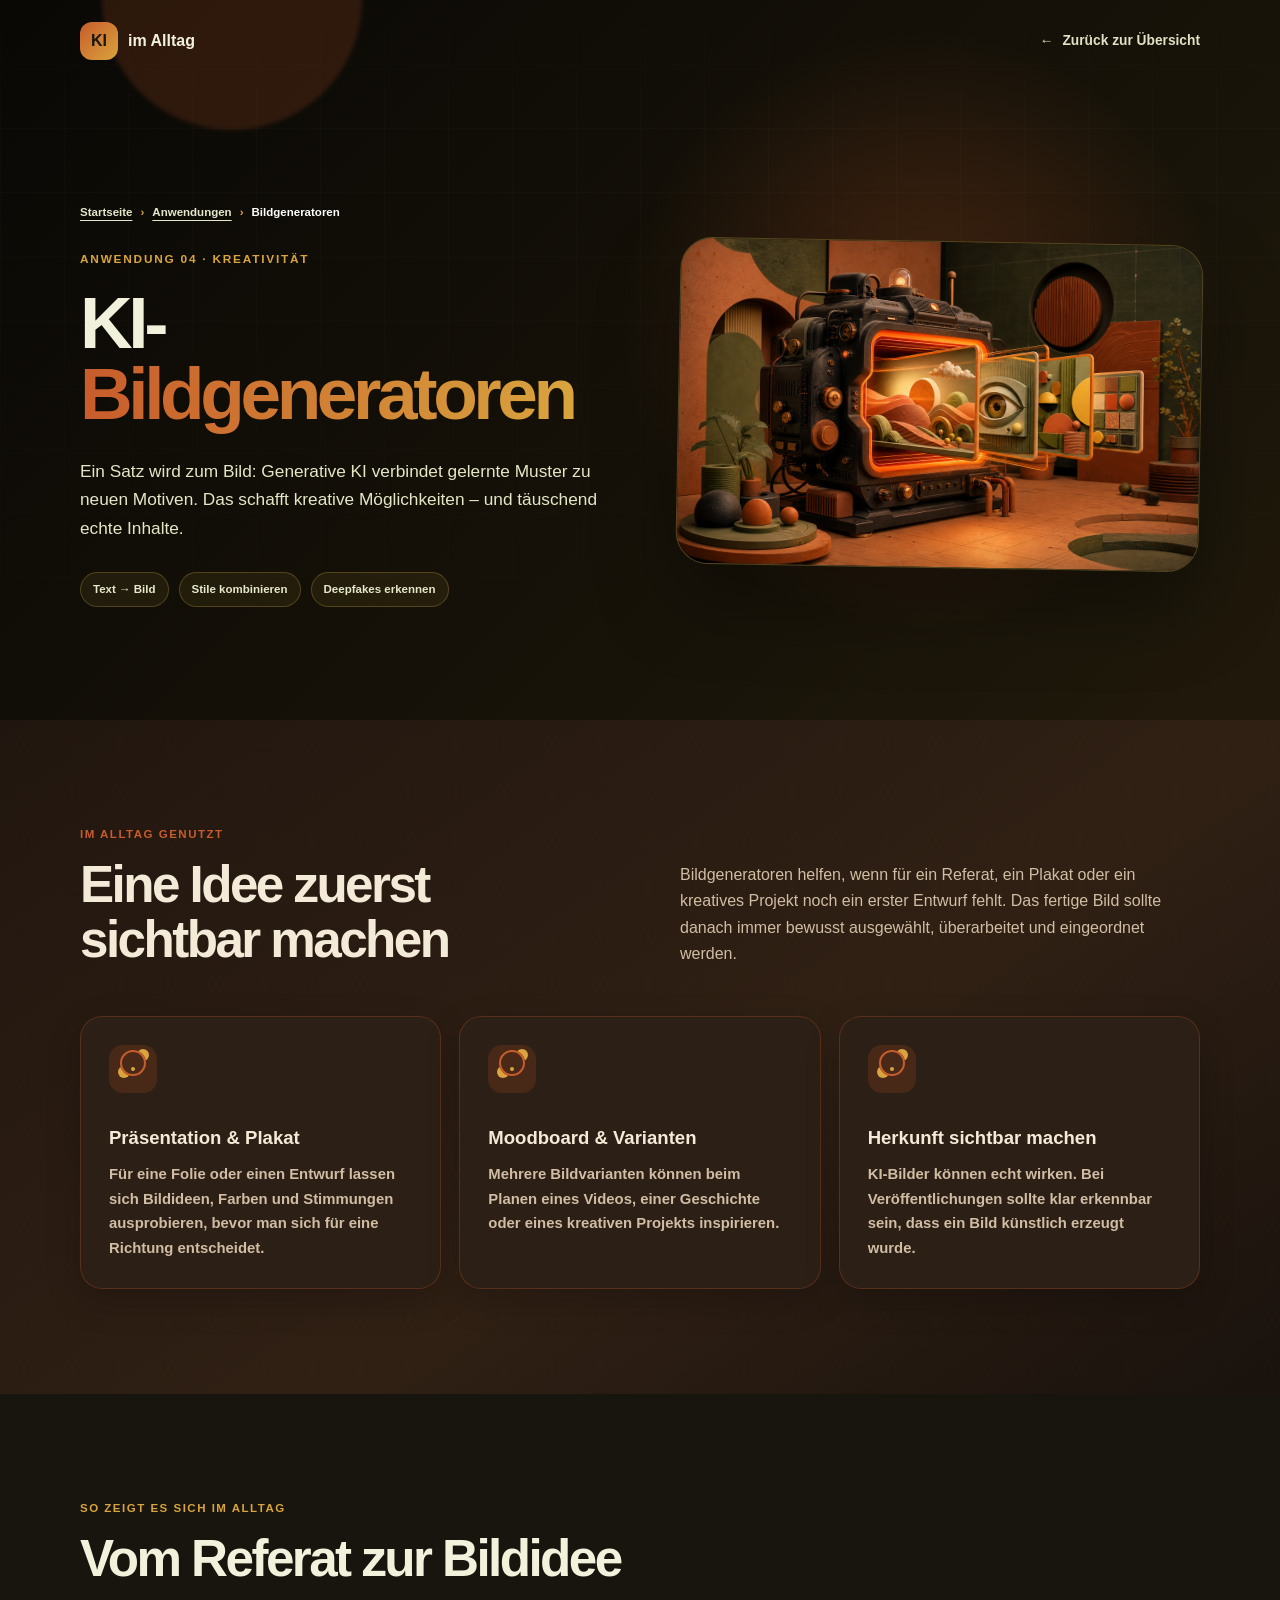
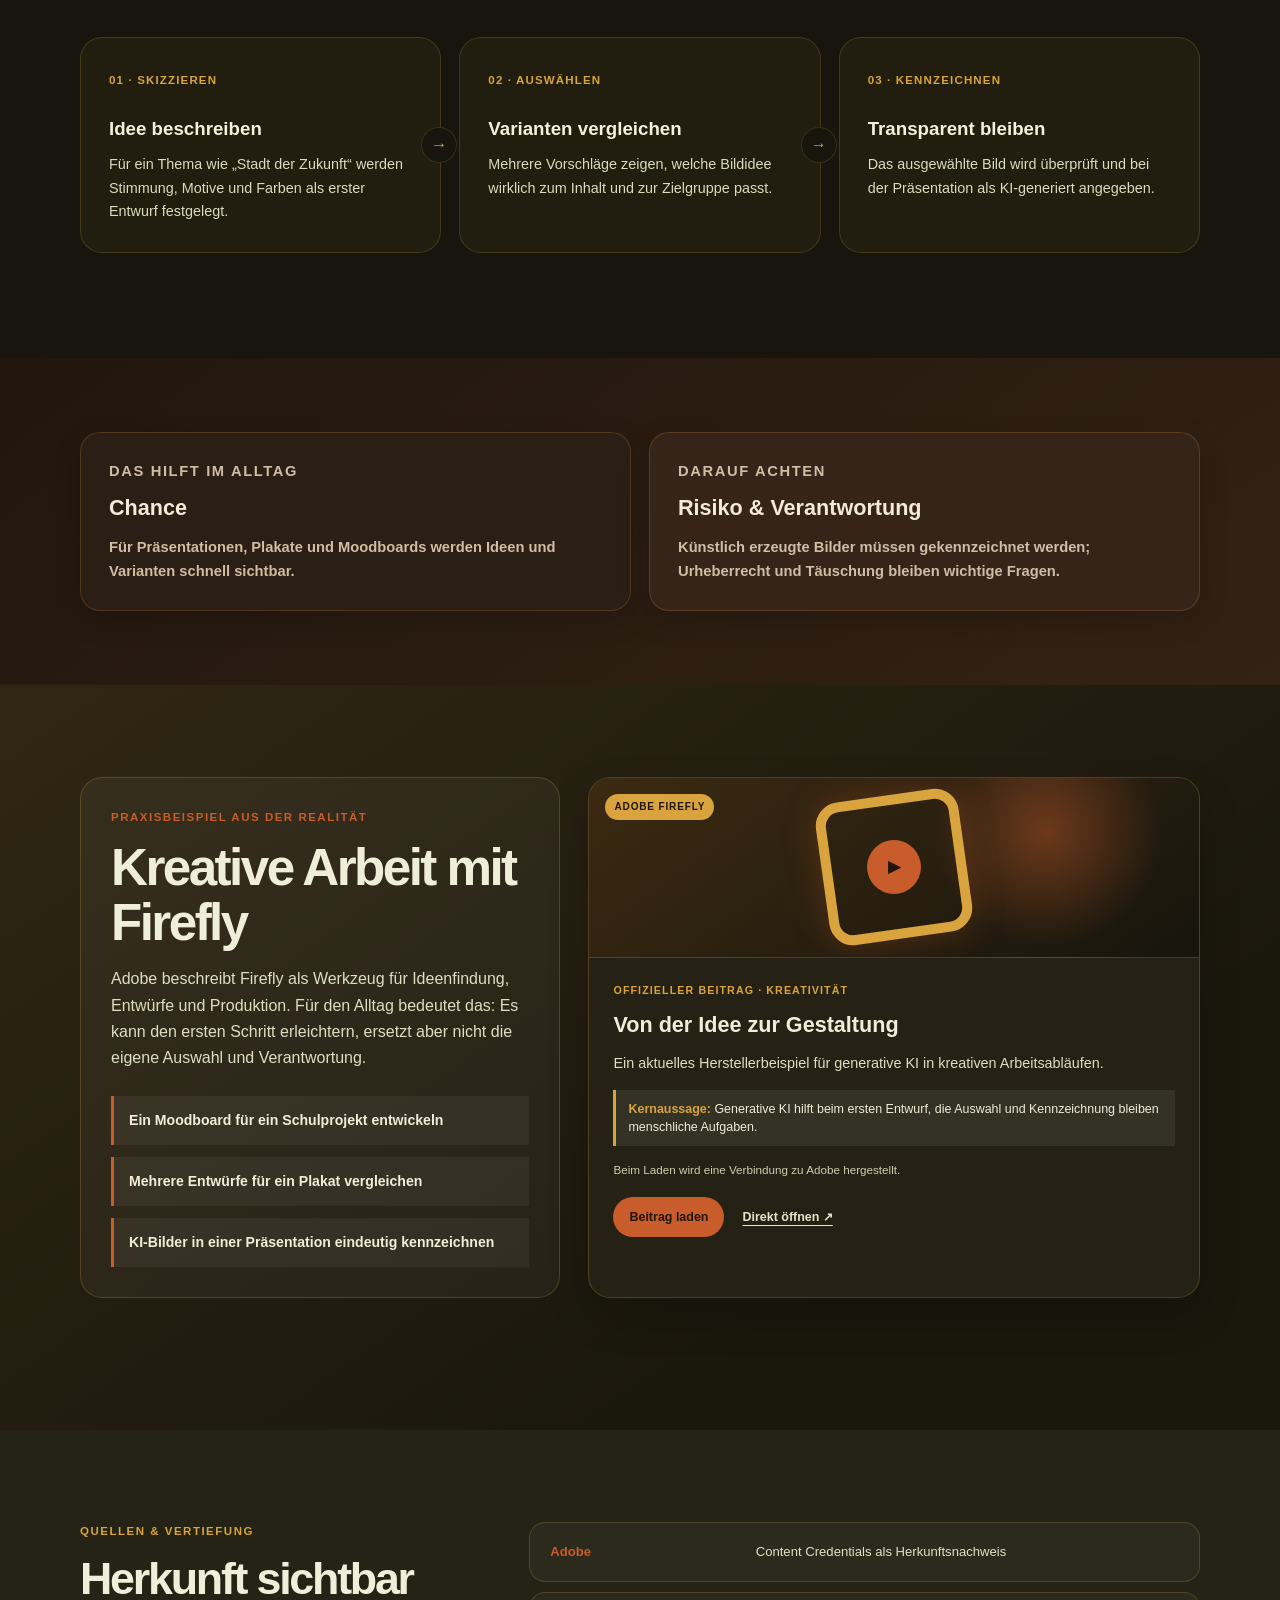
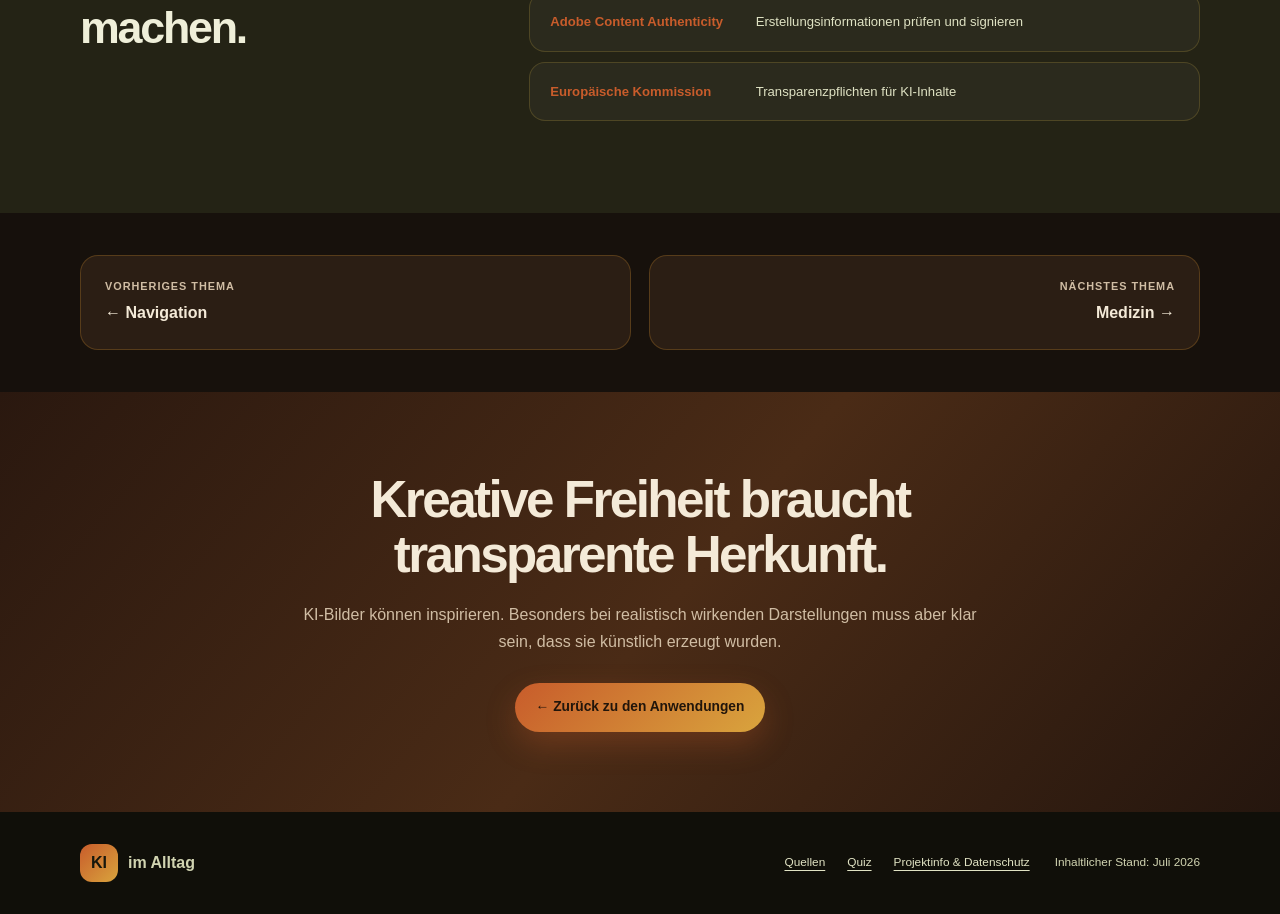
<file: bildgeneratoren.html>
<!doctype html>
<html lang="de">
<head><meta charset="utf-8"><meta name="viewport" content="width=device-width, initial-scale=1"><meta name="description" content="Wie KI-Bildgeneratoren im Alltag für Entwürfe, Ideen und Präsentationen genutzt werden."><title>Bildgeneratoren | KI im Alltag</title><link rel="stylesheet" href="detail.css"><script src="embed.js" defer></script></head>
<body class="theme-pink">
  <header class="detail-nav"><nav class="container" aria-label="Seitennavigation"><a class="logo" href="index.html"><span class="logo-mark">KI</span><span>im Alltag</span></a><a class="back-link" href="index.html#alltag">← <span>Zurück zur Übersicht</span></a></nav></header>
  <main>
    <section class="detail-hero"><div class="container detail-hero-grid"><div><nav class="breadcrumbs" aria-label="Brotkrümelnavigation"><a href="index.html">Startseite</a><span>›</span><a href="index.html#alltag">Anwendungen</a><span>›</span><strong>Bildgeneratoren</strong></nav><p class="kicker">Anwendung 04 · Kreativität</p><h1>KI-<span>Bildgeneratoren</span></h1><p class="hero-lead">Ein Satz wird zum Bild: Generative KI verbindet gelernte Muster zu neuen Motiven. Das schafft kreative Möglichkeiten – und täuschend echte Inhalte.</p><div class="hero-meta"><span>Text → Bild</span><span>Stile kombinieren</span><span>Deepfakes erkennen</span></div></div><figure class="hero-illustration"><img src="assets/heroes/bildgeneratoren-hero.png" alt="Retrofuturistische Kreativmaschine, die mehrere Bildwelten und Farbvarianten erzeugt"></figure></div></section>
    <section class="content-block"><div class="container"><div class="section-head"><div><p class="section-label">Im Alltag genutzt</p><h2>Eine Idee zuerst sichtbar machen</h2></div><p>Bildgeneratoren helfen, wenn für ein Referat, ein Plakat oder ein kreatives Projekt noch ein erster Entwurf fehlt. Das fertige Bild sollte danach immer bewusst ausgewählt, überarbeitet und eingeordnet werden.</p></div><div class="info-grid"><article class="info-card"><span class="info-card-icon">✦</span><h3>Präsentation & Plakat</h3><p>Für eine Folie oder einen Entwurf lassen sich Bildideen, Farben und Stimmungen ausprobieren, bevor man sich für eine Richtung entscheidet.</p></article><article class="info-card"><span class="info-card-icon">©</span><h3>Moodboard & Varianten</h3><p>Mehrere Bildvarianten können beim Planen eines Videos, einer Geschichte oder eines kreativen Projekts inspirieren.</p></article><article class="info-card"><span class="info-card-icon">?</span><h3>Herkunft sichtbar machen</h3><p>KI-Bilder können echt wirken. Bei Veröffentlichungen sollte klar erkennbar sein, dass ein Bild künstlich erzeugt wurde.</p></article></div></div></section>
    <section class="diagram-section"><div class="container"><div class="diagram-head"><p class="section-label">So zeigt es sich im Alltag</p><h2>Vom Referat zur Bildidee</h2></div><div class="flow"><article class="flow-step"><span>01 · SKIZZIEREN</span><h3>Idee beschreiben</h3><p>Für ein Thema wie „Stadt der Zukunft“ werden Stimmung, Motive und Farben als erster Entwurf festgelegt.</p></article><article class="flow-step"><span>02 · AUSWÄHLEN</span><h3>Varianten vergleichen</h3><p>Mehrere Vorschläge zeigen, welche Bildidee wirklich zum Inhalt und zur Zielgruppe passt.</p></article><article class="flow-step"><span>03 · KENNZEICHNEN</span><h3>Transparent bleiben</h3><p>Das ausgewählte Bild wird überprüft und bei der Präsentation als KI-generiert angegeben.</p></article></div></div></section>
    <section class="practice-section"><div class="container"><div class="practice-grid"><div class="practice-copy"><p class="section-label">Praxisbeispiel aus der Realität</p><h2>Kreative Arbeit mit Firefly</h2><p>Adobe beschreibt Firefly als Werkzeug für Ideenfindung, Entwürfe und Produktion. Für den Alltag bedeutet das: Es kann den ersten Schritt erleichtern, ersetzt aber nicht die eigene Auswahl und Verantwortung.</p><ul class="practice-list"><li>Ein Moodboard für ein Schulprojekt entwickeln</li><li>Mehrere Entwürfe für ein Plakat vergleichen</li><li>KI-Bilder in einer Präsentation eindeutig kennzeichnen</li></ul></div><article class="practice-media media-card" data-provider="article" data-embed-url="https://blog.adobe.com/en/publish/2026/06/18/adobe-firefly-introduces-new-agentic-capabilities-and-an-upgraded-creative-ai-studio-built-for-the-way-you-work"><div class="media-preview" aria-hidden="true"><span class="media-provider">Adobe Firefly</span></div><div class="media-copy"><p class="signal-type">Offizieller Beitrag · Kreativität</p><h3>Von der Idee zur Gestaltung</h3><p>Ein aktuelles Herstellerbeispiel für generative KI in kreativen Arbeitsabläufen.</p><p class="privacy-note">Beim Laden wird eine Verbindung zu Adobe hergestellt.</p><div class="media-actions"><button class="load-embed" type="button">Beitrag laden</button><a href="https://blog.adobe.com/en/publish/2026/06/18/adobe-firefly-introduces-new-agentic-capabilities-and-an-upgraded-creative-ai-studio-built-for-the-way-you-work" target="_blank" rel="noopener">Direkt öffnen ↗</a></div></div></article></div><div class="media-status" aria-live="polite"></div></div></section>
    <section class="detail-sources" id="quellen"><div class="container"><div><p class="section-label">Quellen & Vertiefung</p><h2>Herkunft sichtbar machen.</h2></div><ul class="source-list"><li><a href="https://helpx.adobe.com/de/creative-cloud/apps/adobe-content-authenticity/content-credentials/overview.html" target="_blank" rel="noopener"><strong>Adobe</strong><span>Content Credentials als Herkunftsnachweis</span></a></li><li><a href="https://contentauthenticity.adobe.com/" target="_blank" rel="noopener"><strong>Adobe Content Authenticity</strong><span>Erstellungsinformationen prüfen und signieren</span></a></li><li><a href="https://digital-strategy.ec.europa.eu/en/news/commission-opens-consultation-draft-guidelines-ai-transparency-obligations" target="_blank" rel="noopener"><strong>Europäische Kommission</strong><span>Transparenzpflichten für KI-Inhalte</span></a></li></ul></div></section>
    <nav class="topic-nav container" aria-label="Zwischen Anwendungen wechseln"><a href="navigation.html"><span>Vorheriges Thema</span><strong>← Navigation</strong></a><a href="medizin.html"><span>Nächstes Thema</span><strong>Medizin →</strong></a></nav>
    <section class="detail-note"><div class="container"><h2>Kreative Freiheit braucht transparente Herkunft.</h2><p>KI-Bilder können inspirieren. Besonders bei realistisch wirkenden Darstellungen muss aber klar sein, dass sie künstlich erzeugt wurden.</p><a class="button" href="index.html#alltag">← Zurück zu den Anwendungen</a></div></section>
  </main>
  <footer class="detail-footer"><div class="container footer-grid"><a class="logo" href="index.html"><span class="logo-mark">KI</span><span>im Alltag</span></a><nav class="footer-links" aria-label="Fußnavigation"><a href="#quellen">Quellen</a><a href="quiz.html">Quiz</a><a href="projektinfo.html">Projektinfo & Datenschutz</a></nav><p>Inhaltlicher Stand: Juli 2026</p></div></footer>
</body></html>
</file>
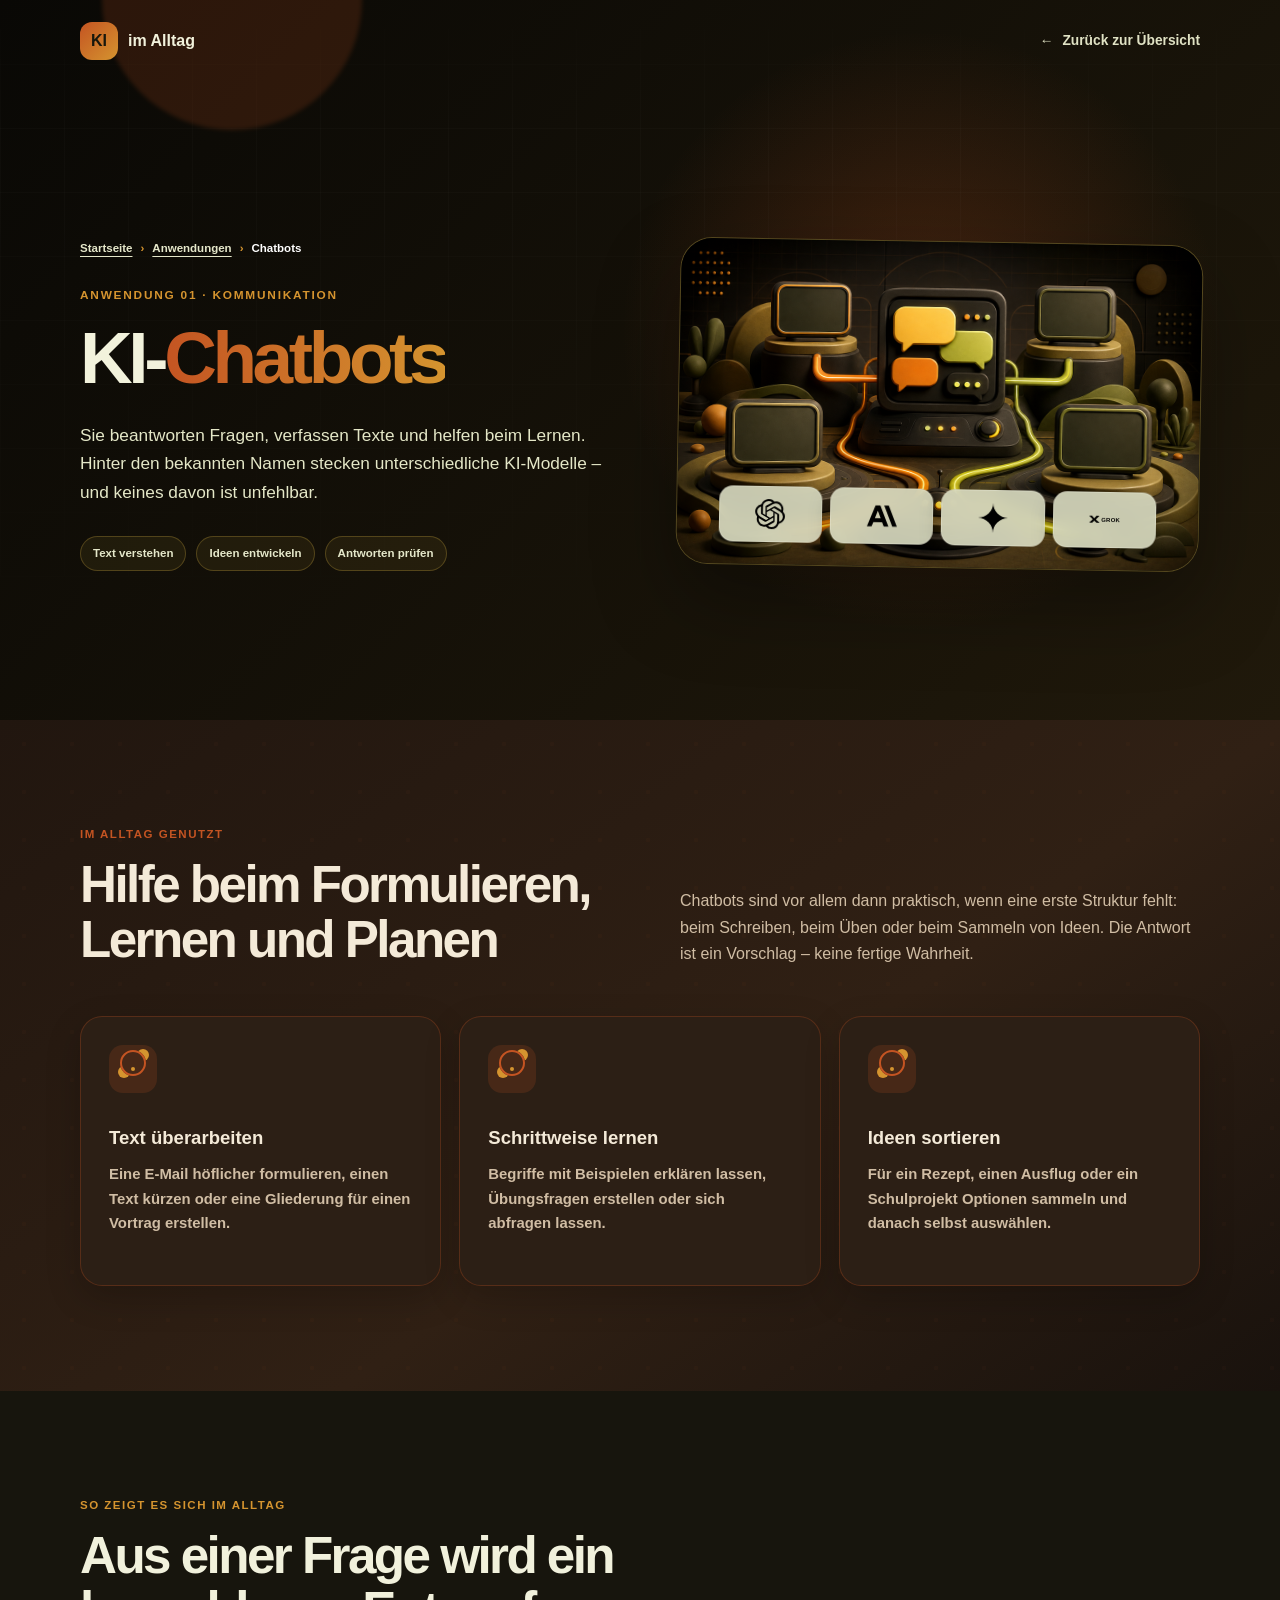
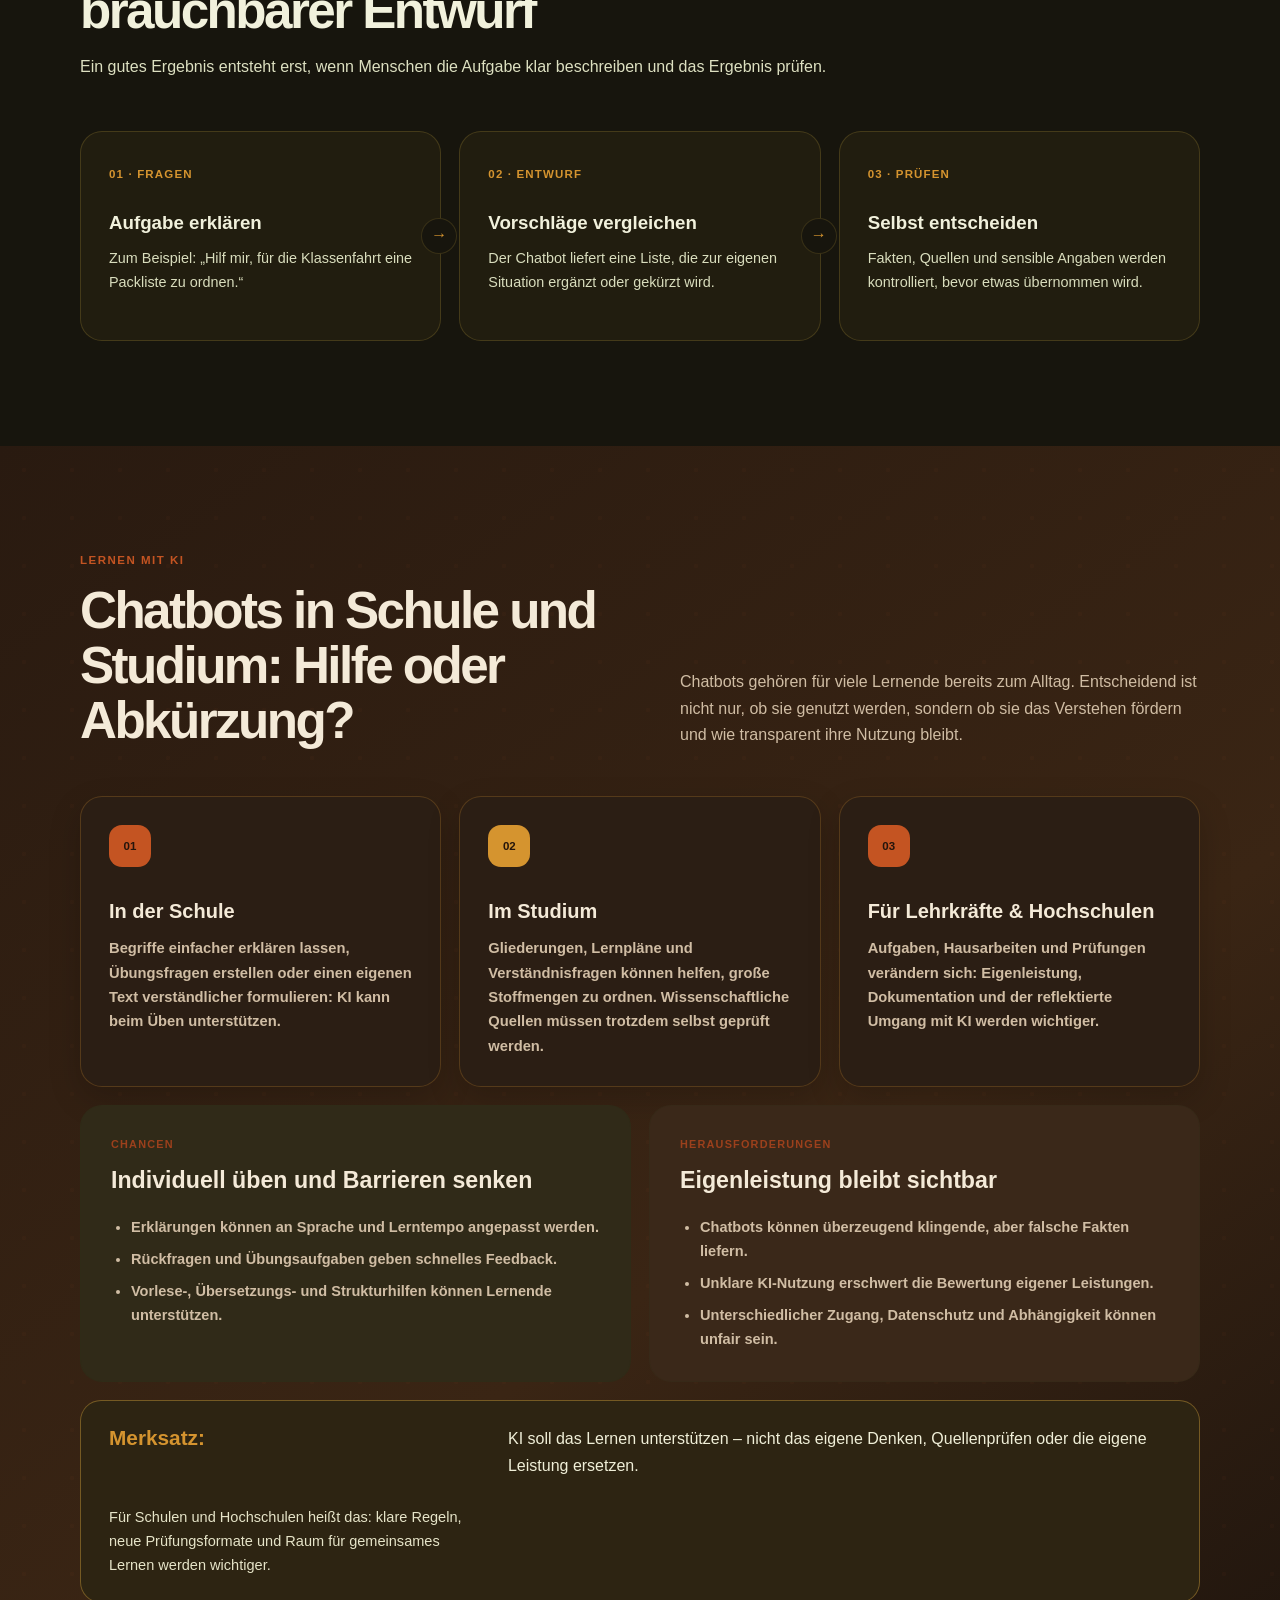
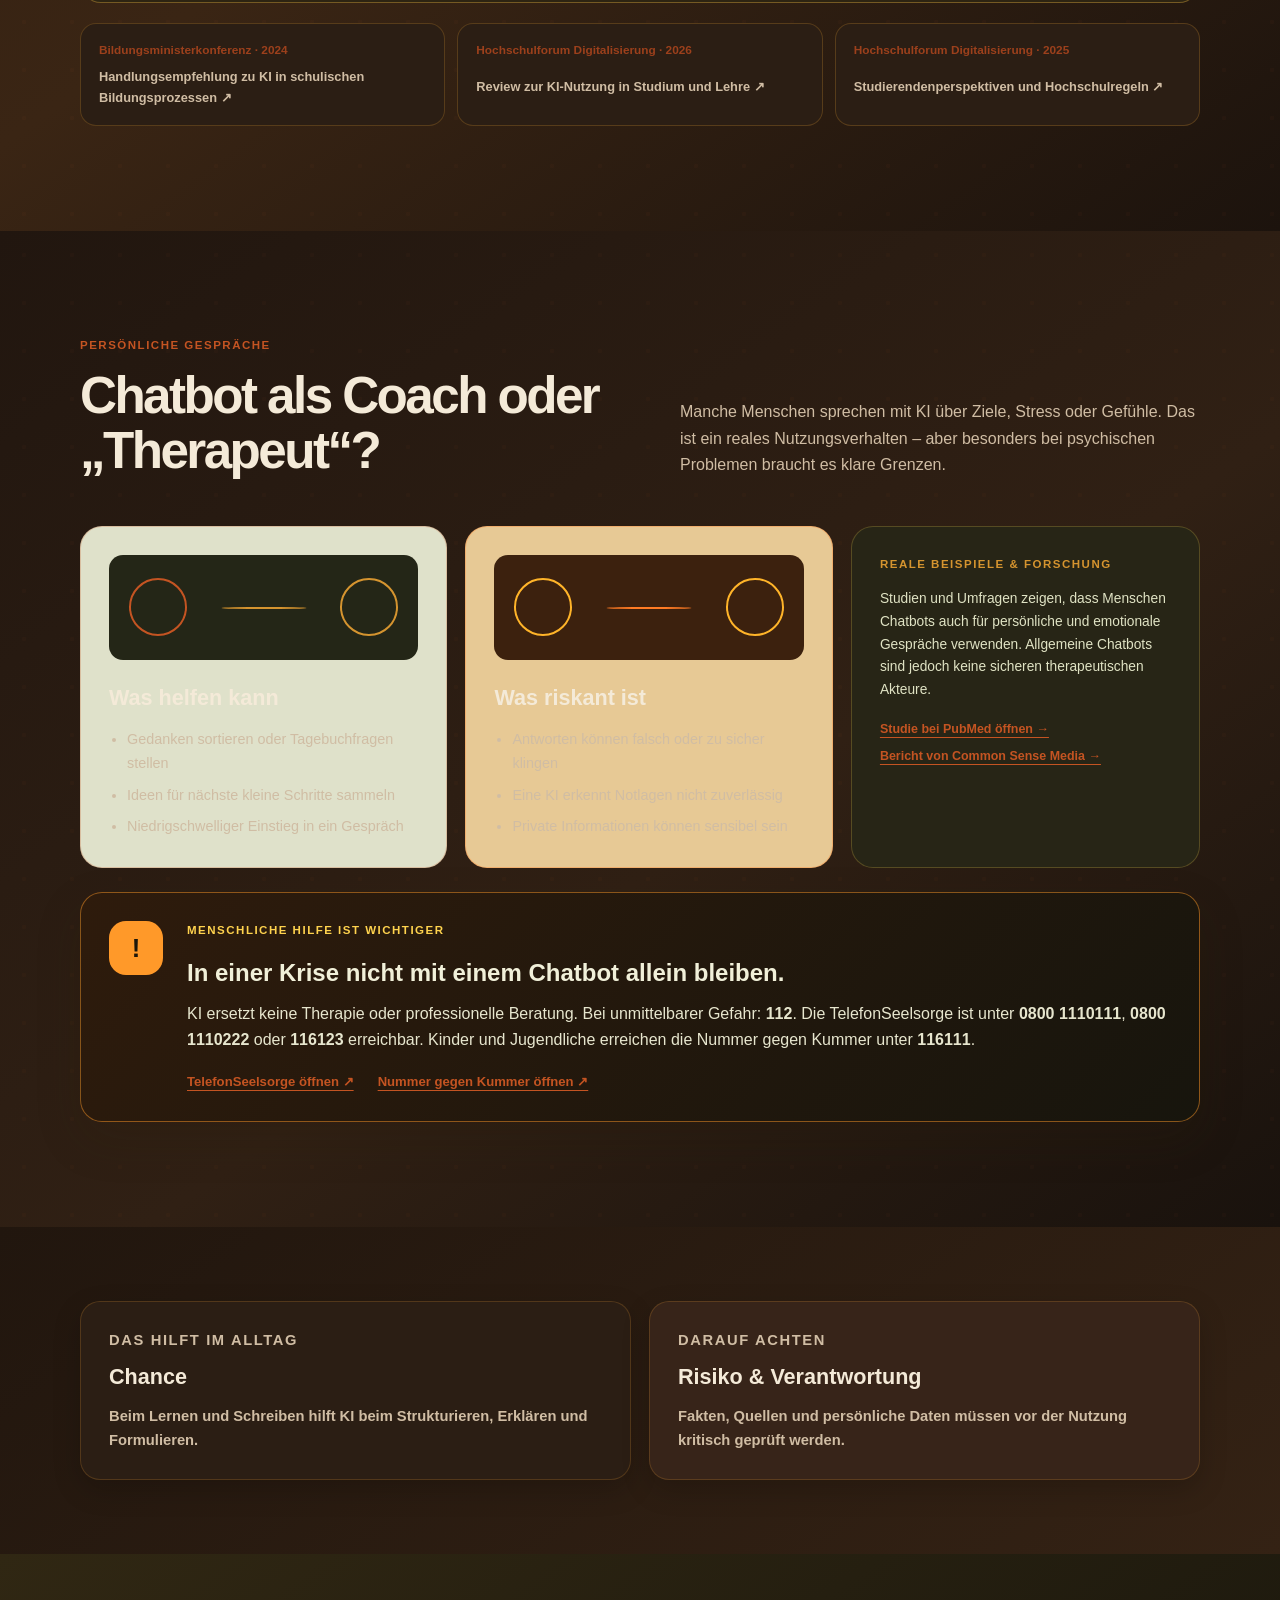
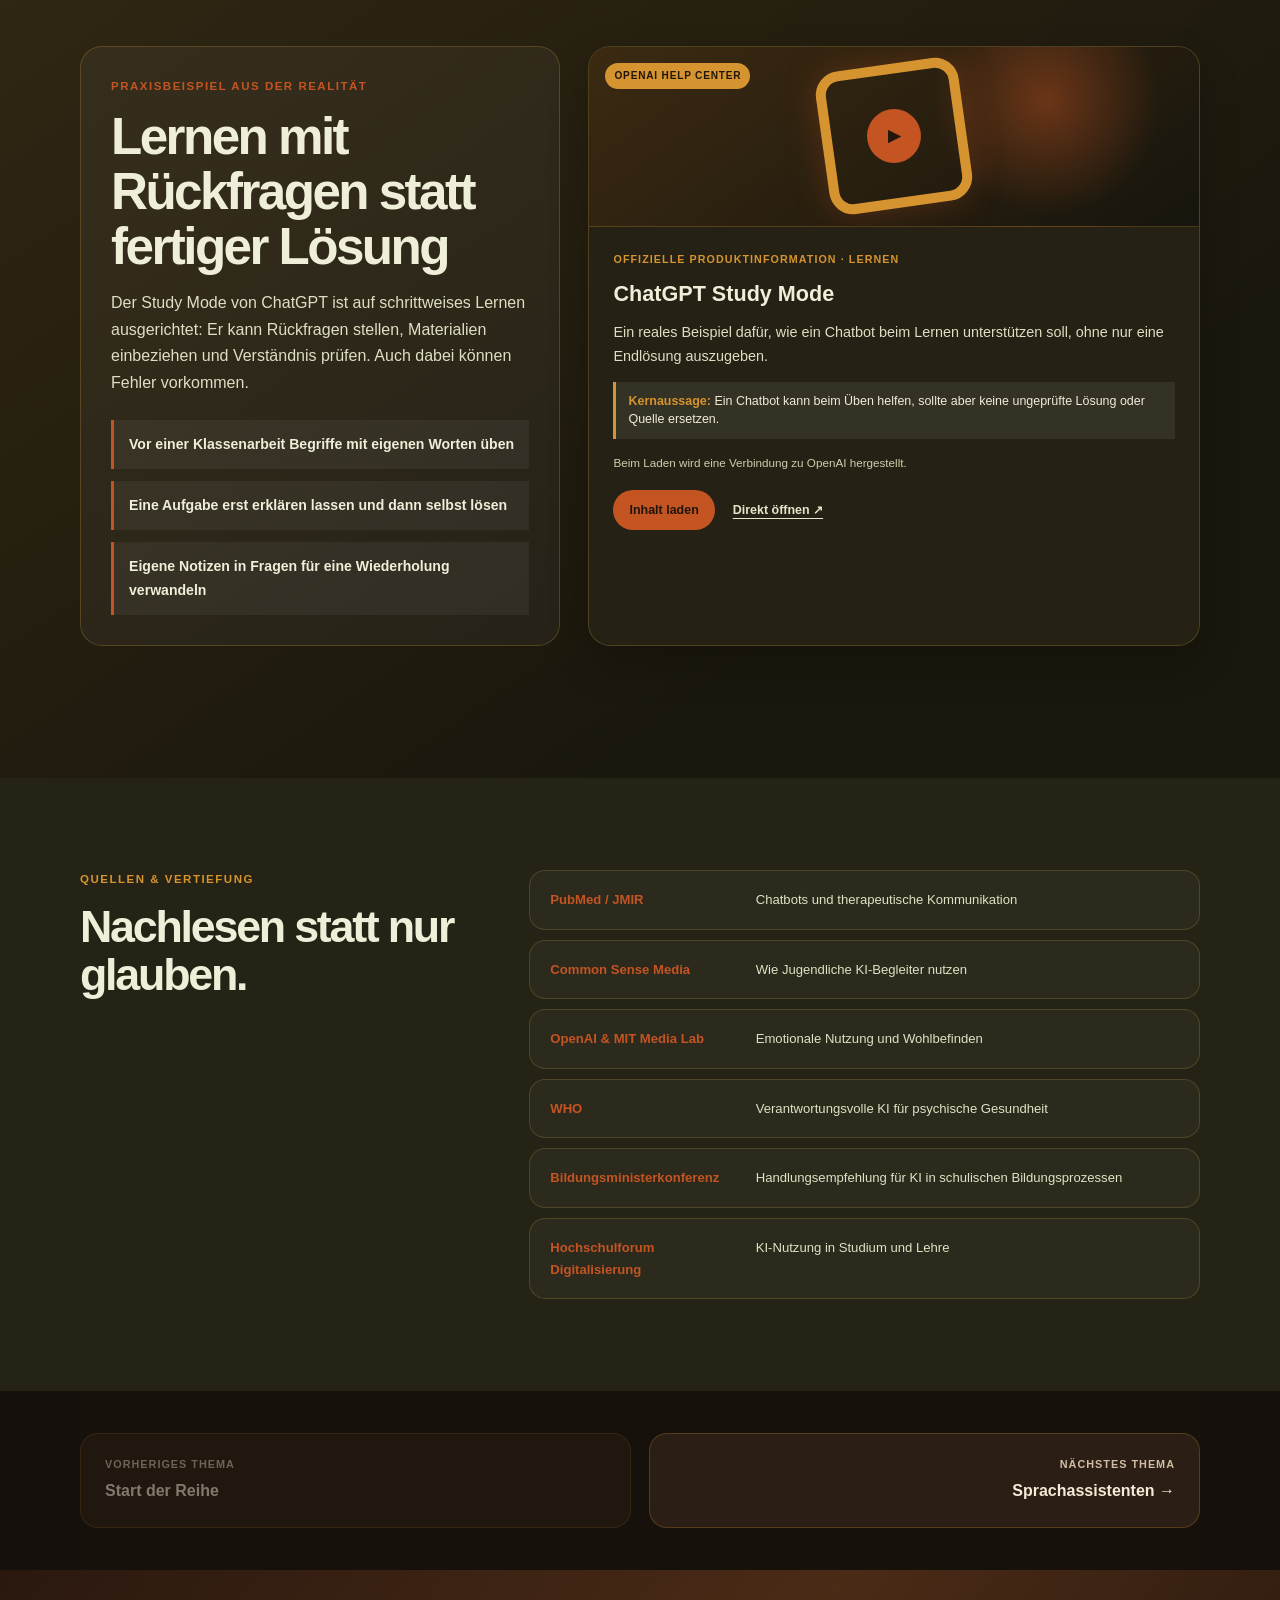
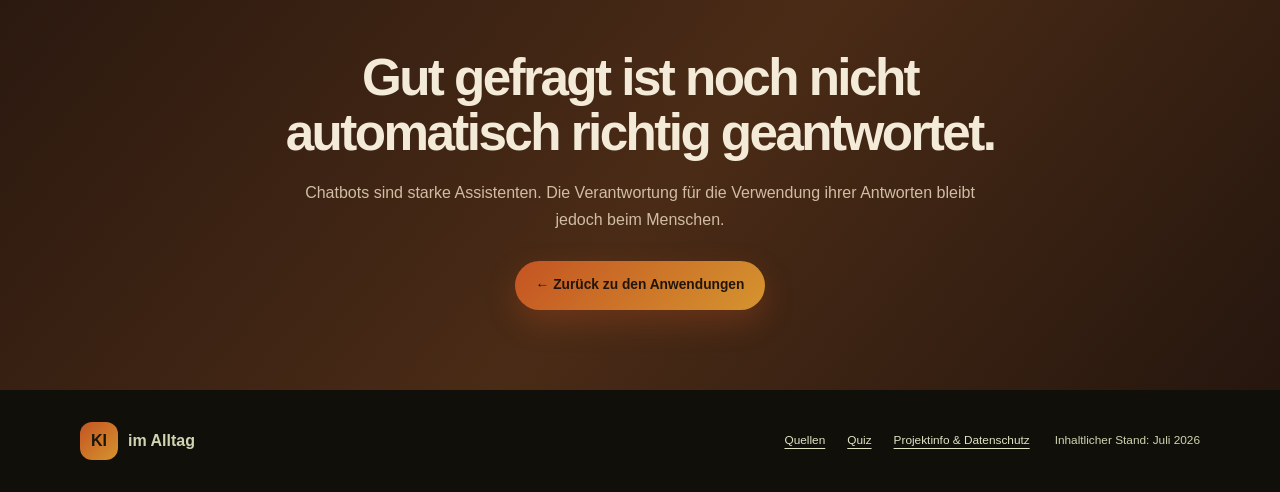
<file: chatbots.html>
<!doctype html>
<html lang="de">
<head>
  <meta charset="utf-8">
  <meta name="viewport" content="width=device-width, initial-scale=1">
  <meta name="description" content="KI-Chatbots wie ChatGPT, Claude, Gemini und Grok einfach erklärt.">
  <title>KI-Chatbots | KI im Alltag</title>
  <link rel="stylesheet" href="detail.css">
  <script src="embed.js" defer></script>
</head>
<body>
  <header class="detail-nav"><nav class="container" aria-label="Seitennavigation"><a class="logo" href="index.html"><span class="logo-mark">KI</span><span>im Alltag</span></a><a class="back-link" href="index.html#alltag">← <span>Zurück zur Übersicht</span></a></nav></header>
  <main>
    <section class="detail-hero">
      <div class="container detail-hero-grid">
        <div>
          <nav class="breadcrumbs" aria-label="Brotkrümelnavigation"><a href="index.html">Startseite</a><span>›</span><a href="index.html#alltag">Anwendungen</a><span>›</span><strong>Chatbots</strong></nav>
          <p class="kicker">Anwendung 01 · Kommunikation</p>
          <h1>KI-<span>Chatbots</span></h1>
          <p class="hero-lead">Sie beantworten Fragen, verfassen Texte und helfen beim Lernen. Hinter den bekannten Namen stecken unterschiedliche KI-Modelle – und keines davon ist unfehlbar.</p>
          <div class="hero-meta"><span>Text verstehen</span><span>Ideen entwickeln</span><span>Antworten prüfen</span></div>
        </div>
        <figure class="hero-illustration hero-illustration-chat">
          <img src="assets/heroes/chatbots-hero.png" alt="Retrofuturistische Gesprächskonsole mit leuchtenden Sprechblasen und vier Anzeigeflächen">
          <div class="hero-logo-rack" aria-label="Anbieterlogos"><span><img src="assets/logos/openai.svg" alt="OpenAI"></span><span><img src="assets/logos/anthropic.svg" alt="Anthropic"></span><span><img src="assets/logos/gemini.svg" alt="Gemini"></span><span><img src="assets/logos/grok.svg" alt="Grok"></span></div>
        </figure>
      </div>
    </section>

    <section class="content-block"><div class="container"><div class="section-head"><div><p class="section-label">Im Alltag genutzt</p><h2>Hilfe beim Formulieren, Lernen und Planen</h2></div><p>Chatbots sind vor allem dann praktisch, wenn eine erste Struktur fehlt: beim Schreiben, beim Üben oder beim Sammeln von Ideen. Die Antwort ist ein Vorschlag – keine fertige Wahrheit.</p></div><div class="info-grid">
      <article class="info-card"><span class="info-card-icon">Aa</span><h3>Text überarbeiten</h3><p>Eine E-Mail höflicher formulieren, einen Text kürzen oder eine Gliederung für einen Vortrag erstellen.</p></article>
      <article class="info-card"><span class="info-card-icon">?</span><h3>Schrittweise lernen</h3><p>Begriffe mit Beispielen erklären lassen, Übungsfragen erstellen oder sich abfragen lassen.</p></article>
      <article class="info-card"><span class="info-card-icon">!</span><h3>Ideen sortieren</h3><p>Für ein Rezept, einen Ausflug oder ein Schulprojekt Optionen sammeln und danach selbst auswählen.</p></article>
    </div></div></section>

    <section class="diagram-section"><div class="container"><div class="diagram-head"><p class="section-label">So zeigt es sich im Alltag</p><h2>Aus einer Frage wird ein brauchbarer Entwurf</h2><p>Ein gutes Ergebnis entsteht erst, wenn Menschen die Aufgabe klar beschreiben und das Ergebnis prüfen.</p></div><div class="flow">
      <article class="flow-step"><span>01 · FRAGEN</span><h3>Aufgabe erklären</h3><p>Zum Beispiel: „Hilf mir, für die Klassenfahrt eine Packliste zu ordnen.“</p></article>
      <article class="flow-step"><span>02 · ENTWURF</span><h3>Vorschläge vergleichen</h3><p>Der Chatbot liefert eine Liste, die zur eigenen Situation ergänzt oder gekürzt wird.</p></article>
      <article class="flow-step"><span>03 · PRÜFEN</span><h3>Selbst entscheiden</h3><p>Fakten, Quellen und sensible Angaben werden kontrolliert, bevor etwas übernommen wird.</p></article>
    </div></div></section>

    <section class="education-section" id="schule-studium"><div class="container"><div class="section-head"><div><p class="section-label">Lernen mit KI</p><h2>Chatbots in Schule und Studium: <span>Hilfe oder Abkürzung?</span></h2></div><p>Chatbots gehören für viele Lernende bereits zum Alltag. Entscheidend ist nicht nur, ob sie genutzt werden, sondern ob sie das Verstehen fördern und wie transparent ihre Nutzung bleibt.</p></div><div class="education-use-grid"><article><span>01</span><h3>In der Schule</h3><p>Begriffe einfacher erklären lassen, Übungsfragen erstellen oder einen eigenen Text verständlicher formulieren: KI kann beim Üben unterstützen.</p></article><article><span>02</span><h3>Im Studium</h3><p>Gliederungen, Lernpläne und Verständnisfragen können helfen, große Stoffmengen zu ordnen. Wissenschaftliche Quellen müssen trotzdem selbst geprüft werden.</p></article><article><span>03</span><h3>Für Lehrkräfte & Hochschulen</h3><p>Aufgaben, Hausarbeiten und Prüfungen verändern sich: Eigenleistung, Dokumentation und der reflektierte Umgang mit KI werden wichtiger.</p></article></div><div class="education-balance"><article class="education-chance"><p class="balance-tag">Chancen</p><h3>Individuell üben und Barrieren senken</h3><ul><li>Erklärungen können an Sprache und Lerntempo angepasst werden.</li><li>Rückfragen und Übungsaufgaben geben schnelles Feedback.</li><li>Vorlese-, Übersetzungs- und Strukturhilfen können Lernende unterstützen.</li></ul></article><article class="education-risk"><p class="balance-tag">Herausforderungen</p><h3>Eigenleistung bleibt sichtbar</h3><ul><li>Chatbots können überzeugend klingende, aber falsche Fakten liefern.</li><li>Unklare KI-Nutzung erschwert die Bewertung eigener Leistungen.</li><li>Unterschiedlicher Zugang, Datenschutz und Abhängigkeit können unfair sein.</li></ul></article></div><aside class="education-note"><strong>Merksatz:</strong> KI soll das Lernen unterstützen – nicht das eigene Denken, Quellenprüfen oder die eigene Leistung ersetzen.<span>Für Schulen und Hochschulen heißt das: klare Regeln, neue Prüfungsformate und Raum für gemeinsames Lernen werden wichtiger.</span></aside><div class="education-sources" aria-label="Quellen zu KI in Schule und Studium"><a href="https://www.kmk.org/aktuelles/pressearchiv/mitteilung/bildungsministerkonferenz-verabschiedet-handlungsempfehlung-zum-umgang-mit-kuenstlicher-intelligenz-1.html" target="_blank" rel="noopener"><strong>Bildungsministerkonferenz · 2024</strong><span>Handlungsempfehlung zu KI in schulischen Bildungsprozessen ↗</span></a><a href="https://hochschulforumdigitalisierung.de/news/arbeitspapier-ki-in-studium-und-lehre/" target="_blank" rel="noopener"><strong>Hochschulforum Digitalisierung · 2026</strong><span>Review zur KI-Nutzung in Studium und Lehre ↗</span></a><a href="https://hochschulforumdigitalisierung.de/ki-im-studium-etabliert-hochschulen-hinken-hinterher/" target="_blank" rel="noopener"><strong>Hochschulforum Digitalisierung · 2025</strong><span>Studierendenperspektiven und Hochschulregeln ↗</span></a></div></div></section>

    <section class="content-block wellbeing" id="wellbeing"><div class="container"><div class="section-head"><div><p class="section-label">Persönliche Gespräche</p><h2>Chatbot als Coach oder „Therapeut“?</h2></div><p>Manche Menschen sprechen mit KI über Ziele, Stress oder Gefühle. Das ist ein reales Nutzungsverhalten – aber besonders bei psychischen Problemen braucht es klare Grenzen.</p></div><div class="wellbeing-grid">
      <article class="wellbeing-card potential"><div class="wellbeing-graphic" aria-hidden="true"><span></span><span></span><span></span></div><h3>Was helfen kann</h3><ul><li>Gedanken sortieren oder Tagebuchfragen stellen</li><li>Ideen für nächste kleine Schritte sammeln</li><li>Niedrigschwelliger Einstieg in ein Gespräch</li></ul></article>
      <article class="wellbeing-card warning"><div class="wellbeing-graphic warning-graphic" aria-hidden="true"><span></span><span></span><span></span></div><h3>Was riskant ist</h3><ul><li>Antworten können falsch oder zu sicher klingen</li><li>Eine KI erkennt Notlagen nicht zuverlässig</li><li>Private Informationen können sensibel sein</li></ul></article>
      <aside class="research-note"><p class="section-label">Reale Beispiele & Forschung</p><p>Studien und Umfragen zeigen, dass Menschen Chatbots auch für persönliche und emotionale Gespräche verwenden. Allgemeine Chatbots sind jedoch keine sicheren therapeutischen Akteure.</p><a href="https://pubmed.ncbi.nlm.nih.gov/40397927/" target="_blank" rel="noopener">Studie bei PubMed öffnen →</a><br><a href="https://www.commonsensemedia.org/research/talk-trust-and-trade-offs-how-and-why-teens-use-ai-companions" target="_blank" rel="noopener">Bericht von Common Sense Media →</a></aside>
    </div>
      <aside class="crisis-help" aria-labelledby="crisis-title"><div class="crisis-mark" aria-hidden="true">!</div><div><p class="section-label">Menschliche Hilfe ist wichtiger</p><h3 id="crisis-title">In einer Krise nicht mit einem Chatbot allein bleiben.</h3><p>KI ersetzt keine Therapie oder professionelle Beratung. Bei unmittelbarer Gefahr: <strong>112</strong>. Die TelefonSeelsorge ist unter <strong>0800 1110111</strong>, <strong>0800 1110222</strong> oder <strong>116123</strong> erreichbar. Kinder und Jugendliche erreichen die Nummer gegen Kummer unter <strong>116111</strong>.</p><div class="help-links"><a href="https://www.telefonseelsorge.de/" target="_blank" rel="noopener">TelefonSeelsorge öffnen ↗</a><a href="https://www.nummergegenkummer.de/kinder-und-jugendberatung/faq-kinder-und-jugendtelefon/" target="_blank" rel="noopener">Nummer gegen Kummer öffnen ↗</a></div></div></aside>
    </div></section>

    <section class="practice-section"><div class="container"><div class="practice-grid"><div class="practice-copy"><p class="section-label">Praxisbeispiel aus der Realität</p><h2>Lernen mit Rückfragen statt fertiger Lösung</h2><p>Der Study Mode von ChatGPT ist auf schrittweises Lernen ausgerichtet: Er kann Rückfragen stellen, Materialien einbeziehen und Verständnis prüfen. Auch dabei können Fehler vorkommen.</p><ul class="practice-list"><li>Vor einer Klassenarbeit Begriffe mit eigenen Worten üben</li><li>Eine Aufgabe erst erklären lassen und dann selbst lösen</li><li>Eigene Notizen in Fragen für eine Wiederholung verwandeln</li></ul></div><article class="practice-media media-card" data-provider="article" data-embed-url="https://help.openai.com/en/articles/11780217"><div class="media-preview" aria-hidden="true"><span class="media-provider">OpenAI Help Center</span></div><div class="media-copy"><p class="signal-type">Offizielle Produktinformation · Lernen</p><h3>ChatGPT Study Mode</h3><p>Ein reales Beispiel dafür, wie ein Chatbot beim Lernen unterstützen soll, ohne nur eine Endlösung auszugeben.</p><p class="privacy-note">Beim Laden wird eine Verbindung zu OpenAI hergestellt.</p><div class="media-actions"><button class="load-embed" type="button">Inhalt laden</button><a href="https://help.openai.com/en/articles/11780217" target="_blank" rel="noopener">Direkt öffnen ↗</a></div></div></article></div><div class="media-status" aria-live="polite"></div></div></section>

    <section class="detail-sources" id="quellen"><div class="container"><div><p class="section-label">Quellen & Vertiefung</p><h2>Nachlesen statt nur glauben.</h2></div><ul class="source-list">
      <li><a href="https://pubmed.ncbi.nlm.nih.gov/40397927/" target="_blank" rel="noopener"><strong>PubMed / JMIR</strong><span>Chatbots und therapeutische Kommunikation</span></a></li>
      <li><a href="https://www.commonsensemedia.org/research/talk-trust-and-trade-offs-how-and-why-teens-use-ai-companions" target="_blank" rel="noopener"><strong>Common Sense Media</strong><span>Wie Jugendliche KI-Begleiter nutzen</span></a></li>
      <li><a href="https://openai.com/index/affective-use-study/" target="_blank" rel="noopener"><strong>OpenAI & MIT Media Lab</strong><span>Emotionale Nutzung und Wohlbefinden</span></a></li>
      <li><a href="https://www.who.int/news/item/20-03-2026-towards-responsible-ai-for-mental-health-and-well-being--experts-chart-a-way-forward" target="_blank" rel="noopener"><strong>WHO</strong><span>Verantwortungsvolle KI für psychische Gesundheit</span></a></li>
      <li><a href="https://www.kmk.org/aktuelles/pressearchiv/mitteilung/bildungsministerkonferenz-verabschiedet-handlungsempfehlung-zum-umgang-mit-kuenstlicher-intelligenz-1.html" target="_blank" rel="noopener"><strong>Bildungsministerkonferenz</strong><span>Handlungsempfehlung für KI in schulischen Bildungsprozessen</span></a></li>
      <li><a href="https://hochschulforumdigitalisierung.de/news/arbeitspapier-ki-in-studium-und-lehre/" target="_blank" rel="noopener"><strong>Hochschulforum Digitalisierung</strong><span>KI-Nutzung in Studium und Lehre</span></a></li>
    </ul></div></section>

    <nav class="topic-nav container" aria-label="Zwischen Anwendungen wechseln"><a class="is-disabled" aria-disabled="true"><span>Vorheriges Thema</span><strong>Start der Reihe</strong></a><a href="sprachassistenten.html"><span>Nächstes Thema</span><strong>Sprachassistenten →</strong></a></nav>
    <section class="detail-note"><div class="container"><h2>Gut gefragt ist noch nicht automatisch richtig geantwortet.</h2><p>Chatbots sind starke Assistenten. Die Verantwortung für die Verwendung ihrer Antworten bleibt jedoch beim Menschen.</p><a class="button" href="index.html#alltag">← Zurück zu den Anwendungen</a></div></section>
  </main>
  <footer class="detail-footer"><div class="container footer-grid"><a class="logo" href="index.html"><span class="logo-mark">KI</span><span>im Alltag</span></a><nav class="footer-links" aria-label="Fußnavigation"><a href="#quellen">Quellen</a><a href="quiz.html">Quiz</a><a href="projektinfo.html">Projektinfo & Datenschutz</a></nav><p>Inhaltlicher Stand: Juli 2026</p></div></footer>
</body>
</html>
</file>
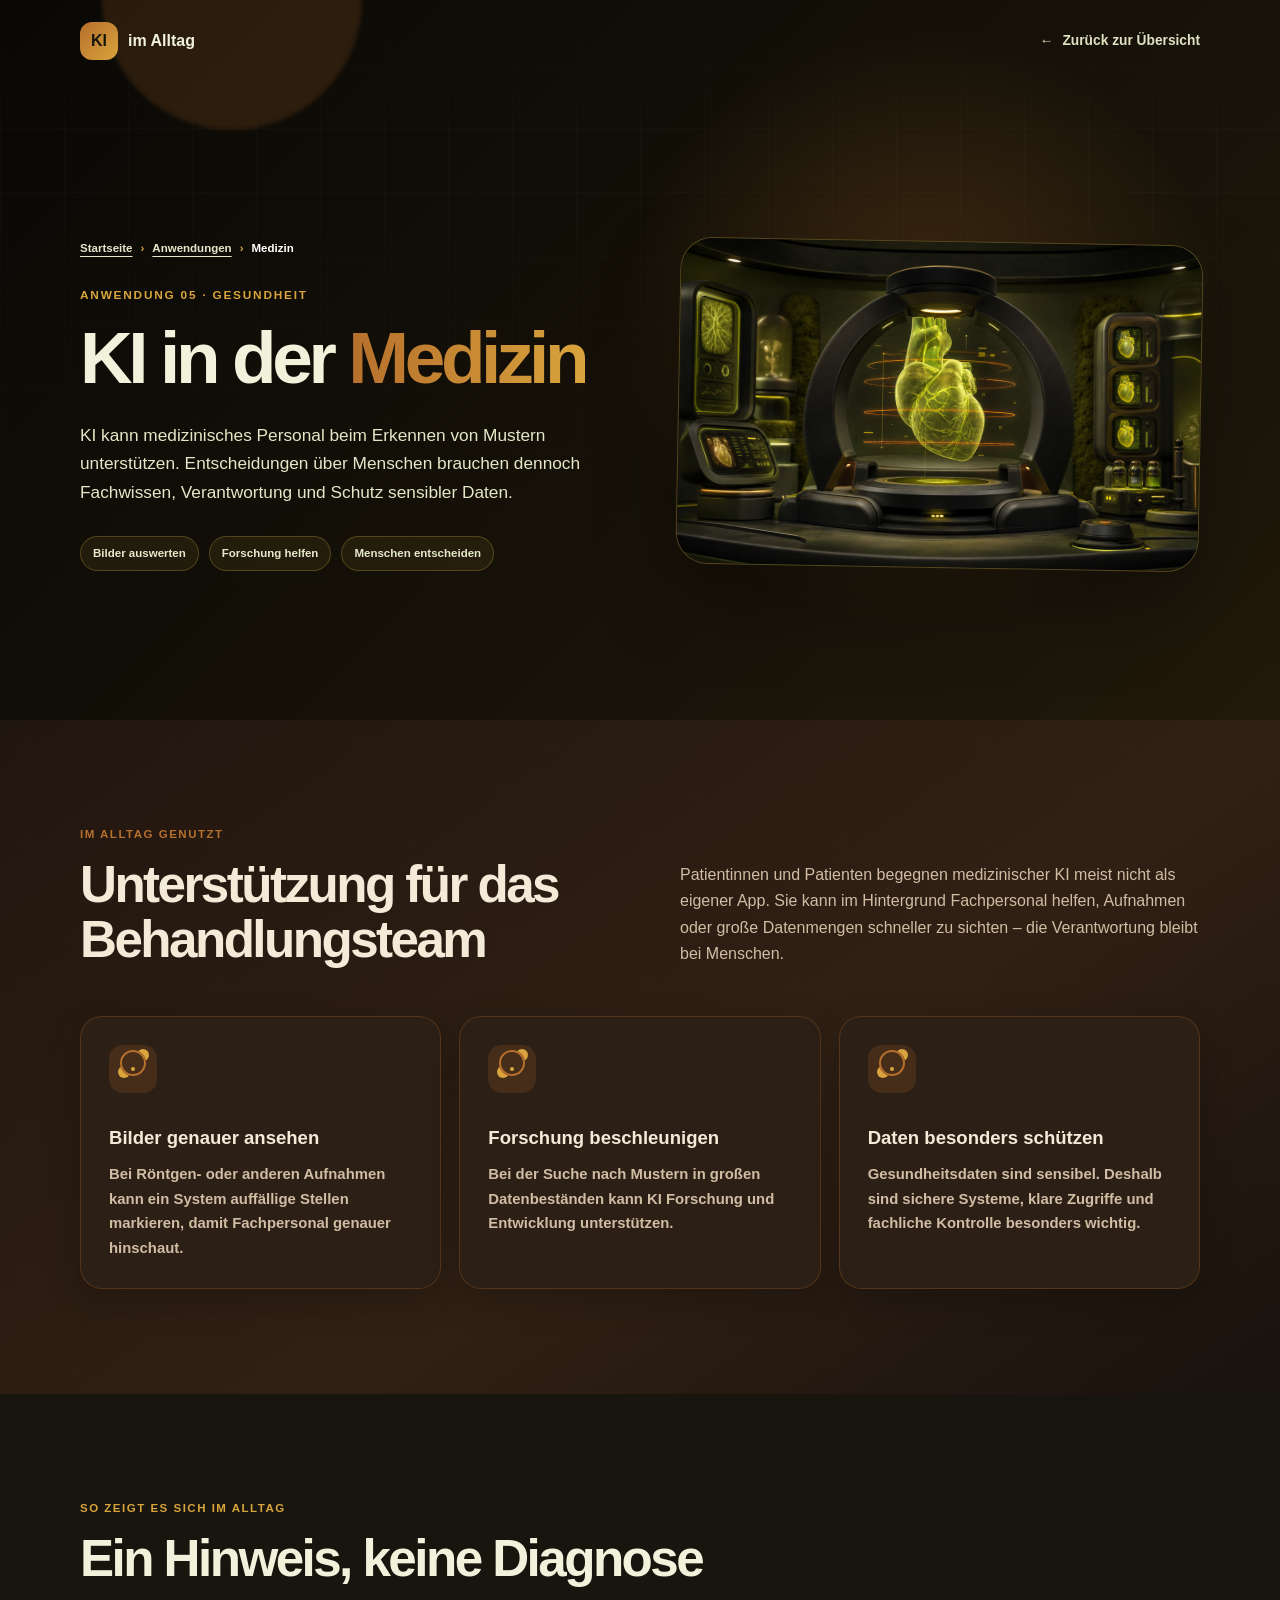
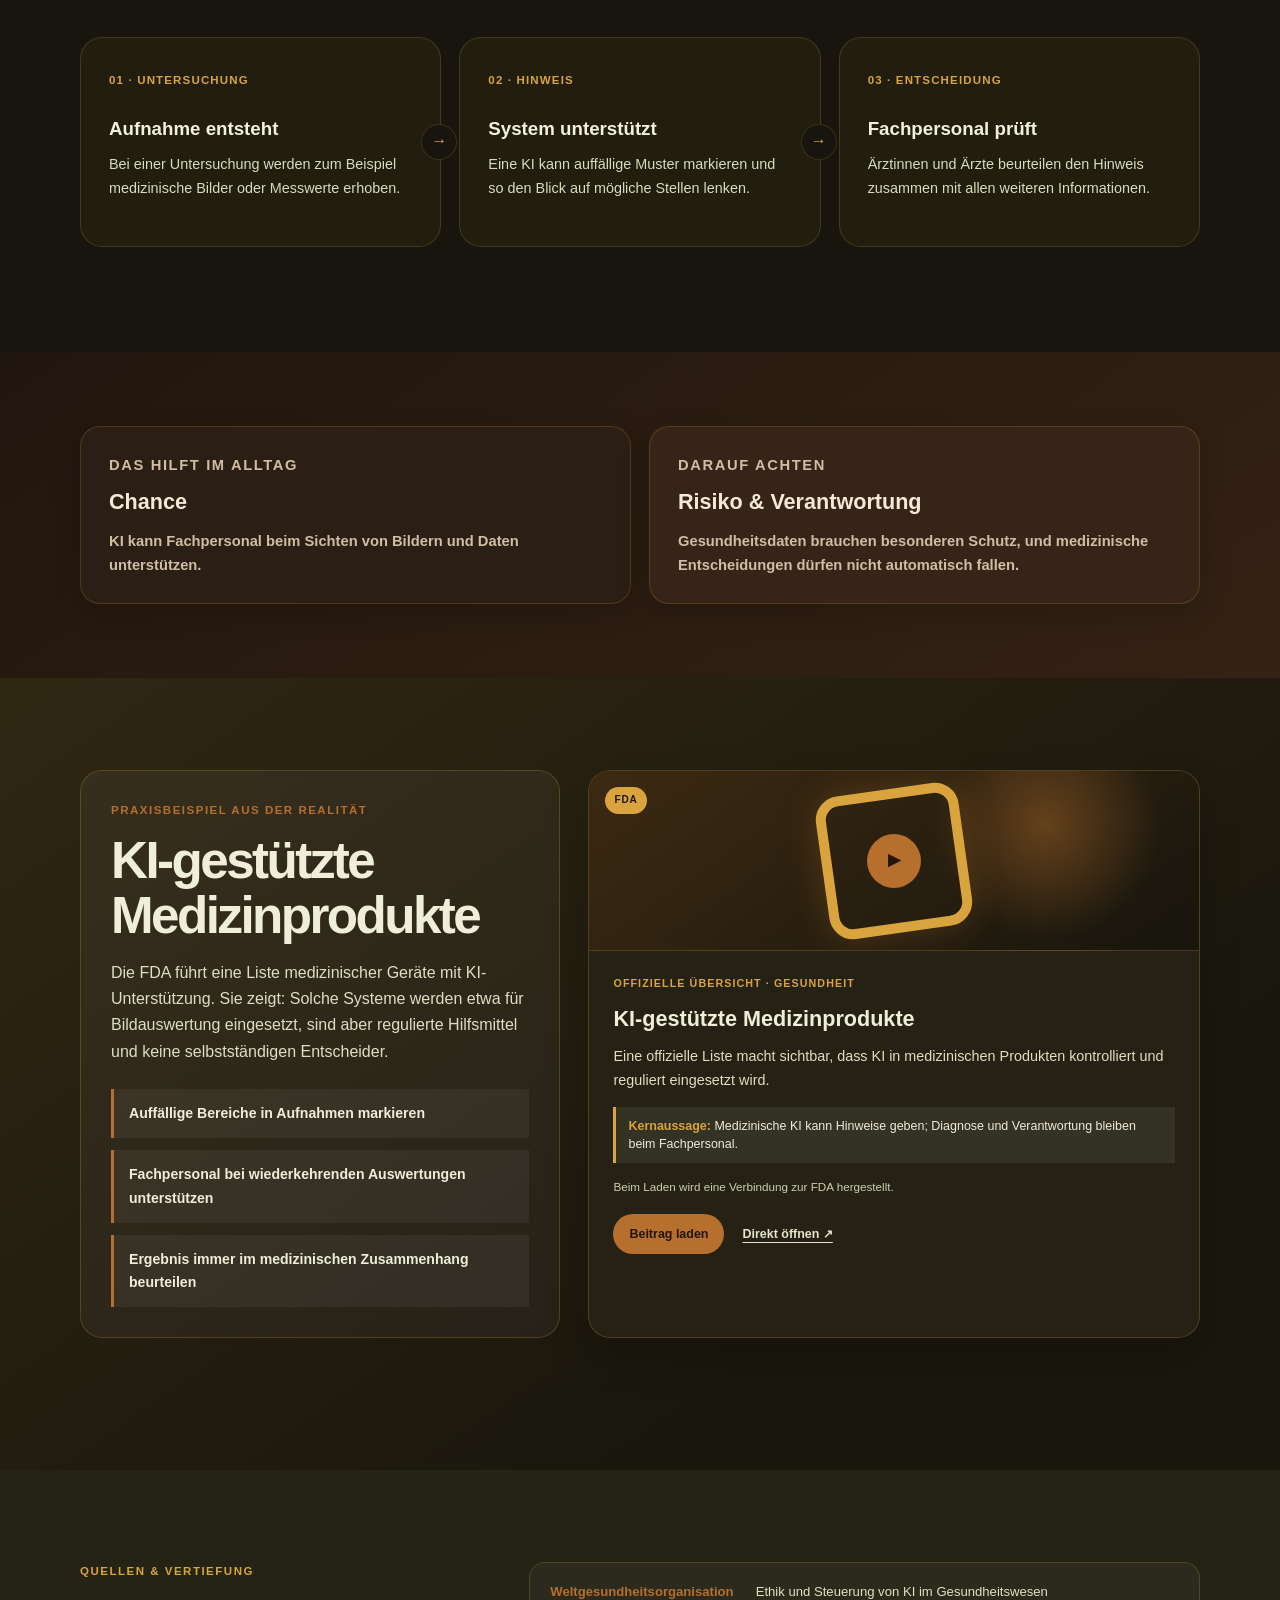
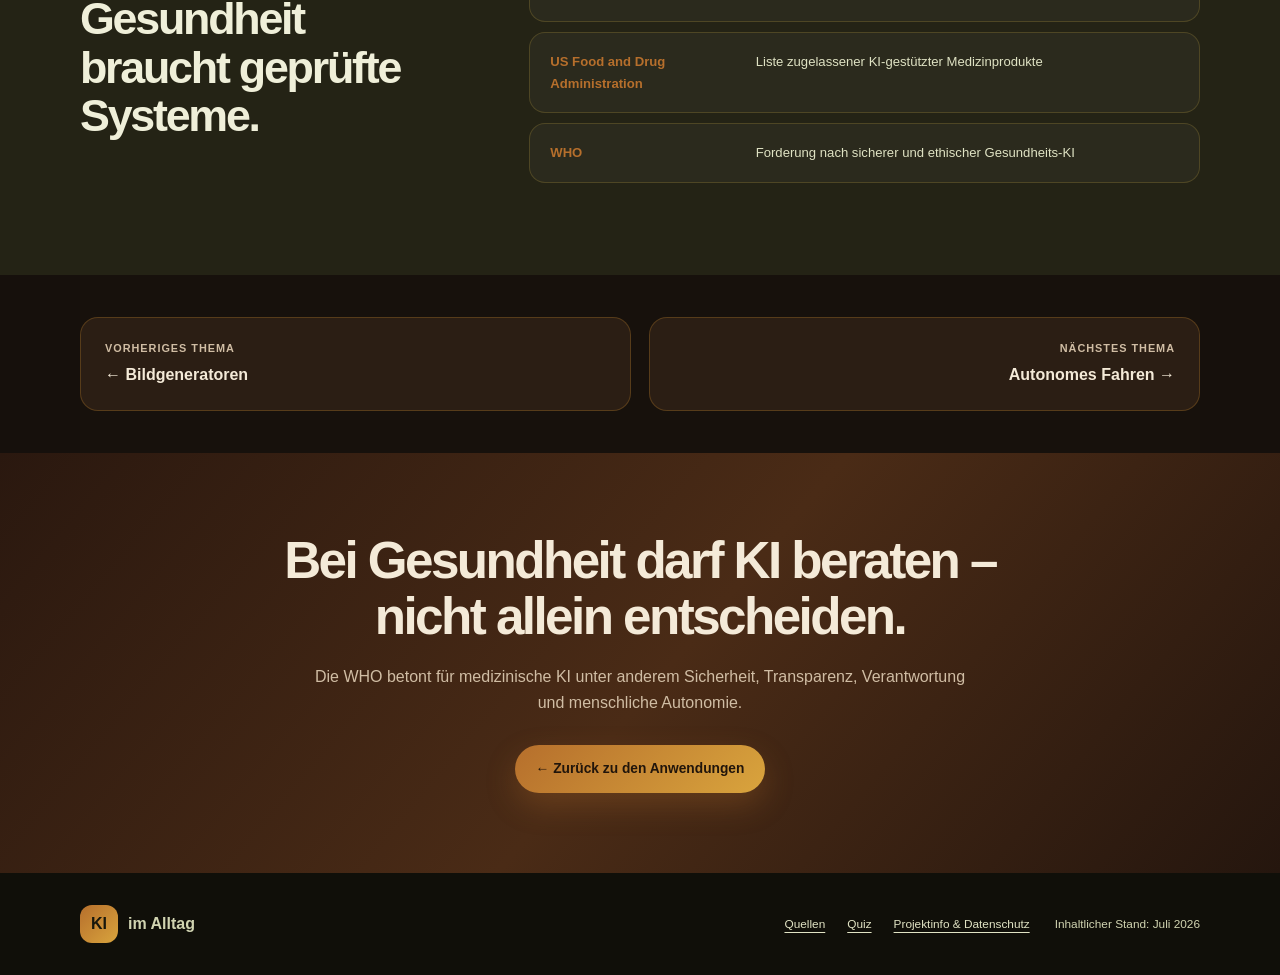
<file: medizin.html>
<!doctype html>
<html lang="de">
<head><meta charset="utf-8"><meta name="viewport" content="width=device-width, initial-scale=1"><meta name="description" content="Wie KI in der Medizin im Alltag Fachpersonal unterstützen kann."><title>KI in der Medizin | KI im Alltag</title><link rel="stylesheet" href="detail.css"><script src="embed.js" defer></script></head>
<body class="theme-green">
  <header class="detail-nav"><nav class="container" aria-label="Seitennavigation"><a class="logo" href="index.html"><span class="logo-mark">KI</span><span>im Alltag</span></a><a class="back-link" href="index.html#alltag">← <span>Zurück zur Übersicht</span></a></nav></header>
  <main>
    <section class="detail-hero"><div class="container detail-hero-grid"><div><nav class="breadcrumbs" aria-label="Brotkrümelnavigation"><a href="index.html">Startseite</a><span>›</span><a href="index.html#alltag">Anwendungen</a><span>›</span><strong>Medizin</strong></nav><p class="kicker">Anwendung 05 · Gesundheit</p><h1>KI in der <span>Medizin</span></h1><p class="hero-lead">KI kann medizinisches Personal beim Erkennen von Mustern unterstützen. Entscheidungen über Menschen brauchen dennoch Fachwissen, Verantwortung und Schutz sensibler Daten.</p><div class="hero-meta"><span>Bilder auswerten</span><span>Forschung helfen</span><span>Menschen entscheiden</span></div></div><figure class="hero-illustration"><img src="assets/heroes/medizin-hero.png" alt="Leuchtendes anatomisches Herz in einem futuristischen medizinischen KI-Scanner"></figure></div></section>
    <section class="content-block"><div class="container"><div class="section-head"><div><p class="section-label">Im Alltag genutzt</p><h2>Unterstützung für das Behandlungsteam</h2></div><p>Patientinnen und Patienten begegnen medizinischer KI meist nicht als eigener App. Sie kann im Hintergrund Fachpersonal helfen, Aufnahmen oder große Datenmengen schneller zu sichten – die Verantwortung bleibt bei Menschen.</p></div><div class="info-grid"><article class="info-card"><span class="info-card-icon">＋</span><h3>Bilder genauer ansehen</h3><p>Bei Röntgen- oder anderen Aufnahmen kann ein System auffällige Stellen markieren, damit Fachpersonal genauer hinschaut.</p></article><article class="info-card"><span class="info-card-icon">⌁</span><h3>Forschung beschleunigen</h3><p>Bei der Suche nach Mustern in großen Datenbeständen kann KI Forschung und Entwicklung unterstützen.</p></article><article class="info-card"><span class="info-card-icon">⚿</span><h3>Daten besonders schützen</h3><p>Gesundheitsdaten sind sensibel. Deshalb sind sichere Systeme, klare Zugriffe und fachliche Kontrolle besonders wichtig.</p></article></div></div></section>
    <section class="diagram-section"><div class="container"><div class="diagram-head"><p class="section-label">So zeigt es sich im Alltag</p><h2>Ein Hinweis, keine Diagnose</h2></div><div class="flow"><article class="flow-step"><span>01 · UNTERSUCHUNG</span><h3>Aufnahme entsteht</h3><p>Bei einer Untersuchung werden zum Beispiel medizinische Bilder oder Messwerte erhoben.</p></article><article class="flow-step"><span>02 · HINWEIS</span><h3>System unterstützt</h3><p>Eine KI kann auffällige Muster markieren und so den Blick auf mögliche Stellen lenken.</p></article><article class="flow-step"><span>03 · ENTSCHEIDUNG</span><h3>Fachpersonal prüft</h3><p>Ärztinnen und Ärzte beurteilen den Hinweis zusammen mit allen weiteren Informationen.</p></article></div></div></section>
    <section class="practice-section"><div class="container"><div class="practice-grid"><div class="practice-copy"><p class="section-label">Praxisbeispiel aus der Realität</p><h2>KI-gestützte Medizinprodukte</h2><p>Die FDA führt eine Liste medizinischer Geräte mit KI-Unterstützung. Sie zeigt: Solche Systeme werden etwa für Bildauswertung eingesetzt, sind aber regulierte Hilfsmittel und keine selbstständigen Entscheider.</p><ul class="practice-list"><li>Auffällige Bereiche in Aufnahmen markieren</li><li>Fachpersonal bei wiederkehrenden Auswertungen unterstützen</li><li>Ergebnis immer im medizinischen Zusammenhang beurteilen</li></ul></div><article class="practice-media media-card" data-provider="article" data-embed-url="https://www.fda.gov/medical-devices/software-medical-device-samd/artificial-intelligence-enabled-medical-devices"><div class="media-preview" aria-hidden="true"><span class="media-provider">FDA</span></div><div class="media-copy"><p class="signal-type">Offizielle Übersicht · Gesundheit</p><h3>KI-gestützte Medizinprodukte</h3><p>Eine offizielle Liste macht sichtbar, dass KI in medizinischen Produkten kontrolliert und reguliert eingesetzt wird.</p><p class="privacy-note">Beim Laden wird eine Verbindung zur FDA hergestellt.</p><div class="media-actions"><button class="load-embed" type="button">Beitrag laden</button><a href="https://www.fda.gov/medical-devices/software-medical-device-samd/artificial-intelligence-enabled-medical-devices" target="_blank" rel="noopener">Direkt öffnen ↗</a></div></div></article></div><div class="media-status" aria-live="polite"></div></div></section>
    <section class="detail-sources" id="quellen"><div class="container"><div><p class="section-label">Quellen & Vertiefung</p><h2>Gesundheit braucht geprüfte Systeme.</h2></div><ul class="source-list"><li><a href="https://www.who.int/publications/i/item/9789240029200" target="_blank" rel="noopener"><strong>Weltgesundheitsorganisation</strong><span>Ethik und Steuerung von KI im Gesundheitswesen</span></a></li><li><a href="https://www.fda.gov/medical-devices/software-medical-device-samd/artificial-intelligence-enabled-medical-devices" target="_blank" rel="noopener"><strong>US Food and Drug Administration</strong><span>Liste zugelassener KI-gestützter Medizinprodukte</span></a></li><li><a href="https://www.who.int/news/item/16-05-2023-who-calls-for-safe-and-ethical-ai-for-health" target="_blank" rel="noopener"><strong>WHO</strong><span>Forderung nach sicherer und ethischer Gesundheits-KI</span></a></li></ul></div></section>
    <nav class="topic-nav container" aria-label="Zwischen Anwendungen wechseln"><a href="bildgeneratoren.html"><span>Vorheriges Thema</span><strong>← Bildgeneratoren</strong></a><a href="autonomes-fahren.html"><span>Nächstes Thema</span><strong>Autonomes Fahren →</strong></a></nav>
    <section class="detail-note"><div class="container"><h2>Bei Gesundheit darf KI beraten – nicht allein entscheiden.</h2><p>Die WHO betont für medizinische KI unter anderem Sicherheit, Transparenz, Verantwortung und menschliche Autonomie.</p><a class="button" href="index.html#alltag">← Zurück zu den Anwendungen</a></div></section>
  </main>
  <footer class="detail-footer"><div class="container footer-grid"><a class="logo" href="index.html"><span class="logo-mark">KI</span><span>im Alltag</span></a><nav class="footer-links" aria-label="Fußnavigation"><a href="#quellen">Quellen</a><a href="quiz.html">Quiz</a><a href="projektinfo.html">Projektinfo & Datenschutz</a></nav><p>Inhaltlicher Stand: Juli 2026</p></div></footer>
</body></html>
</file>
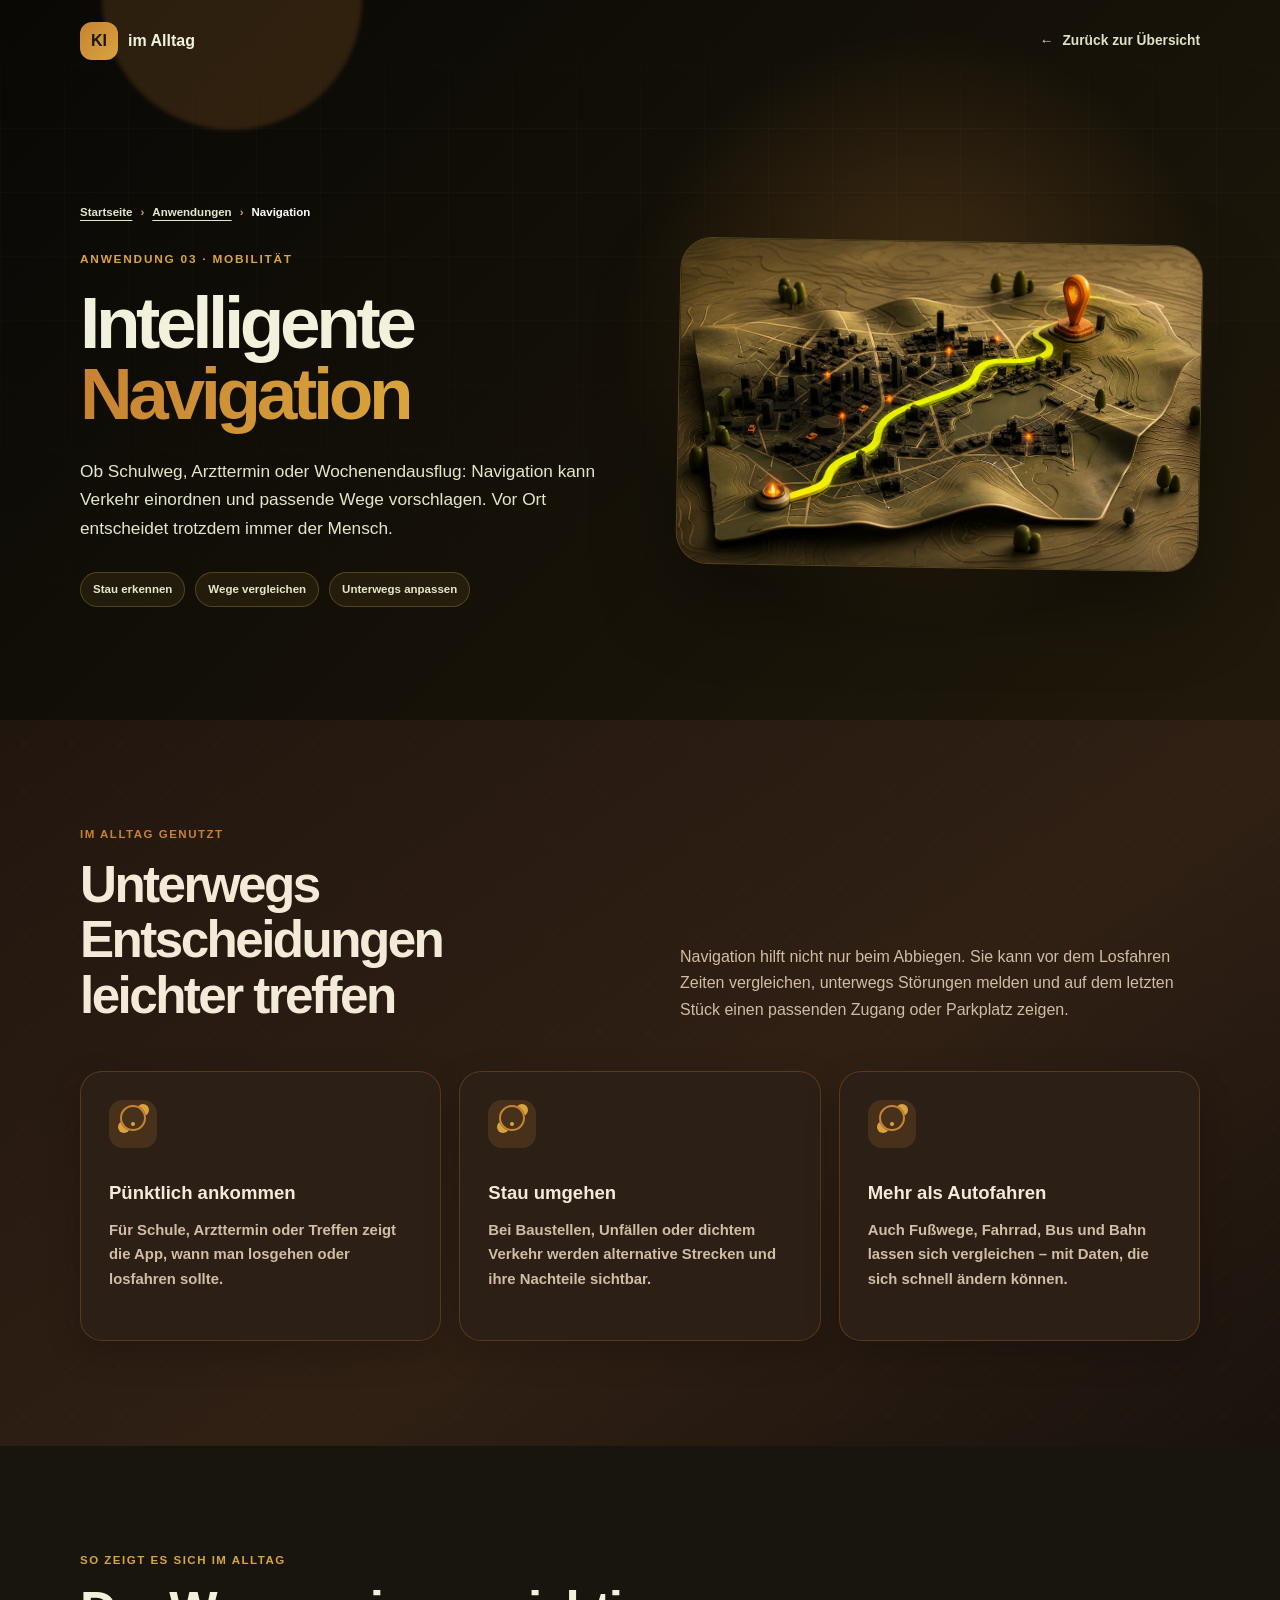
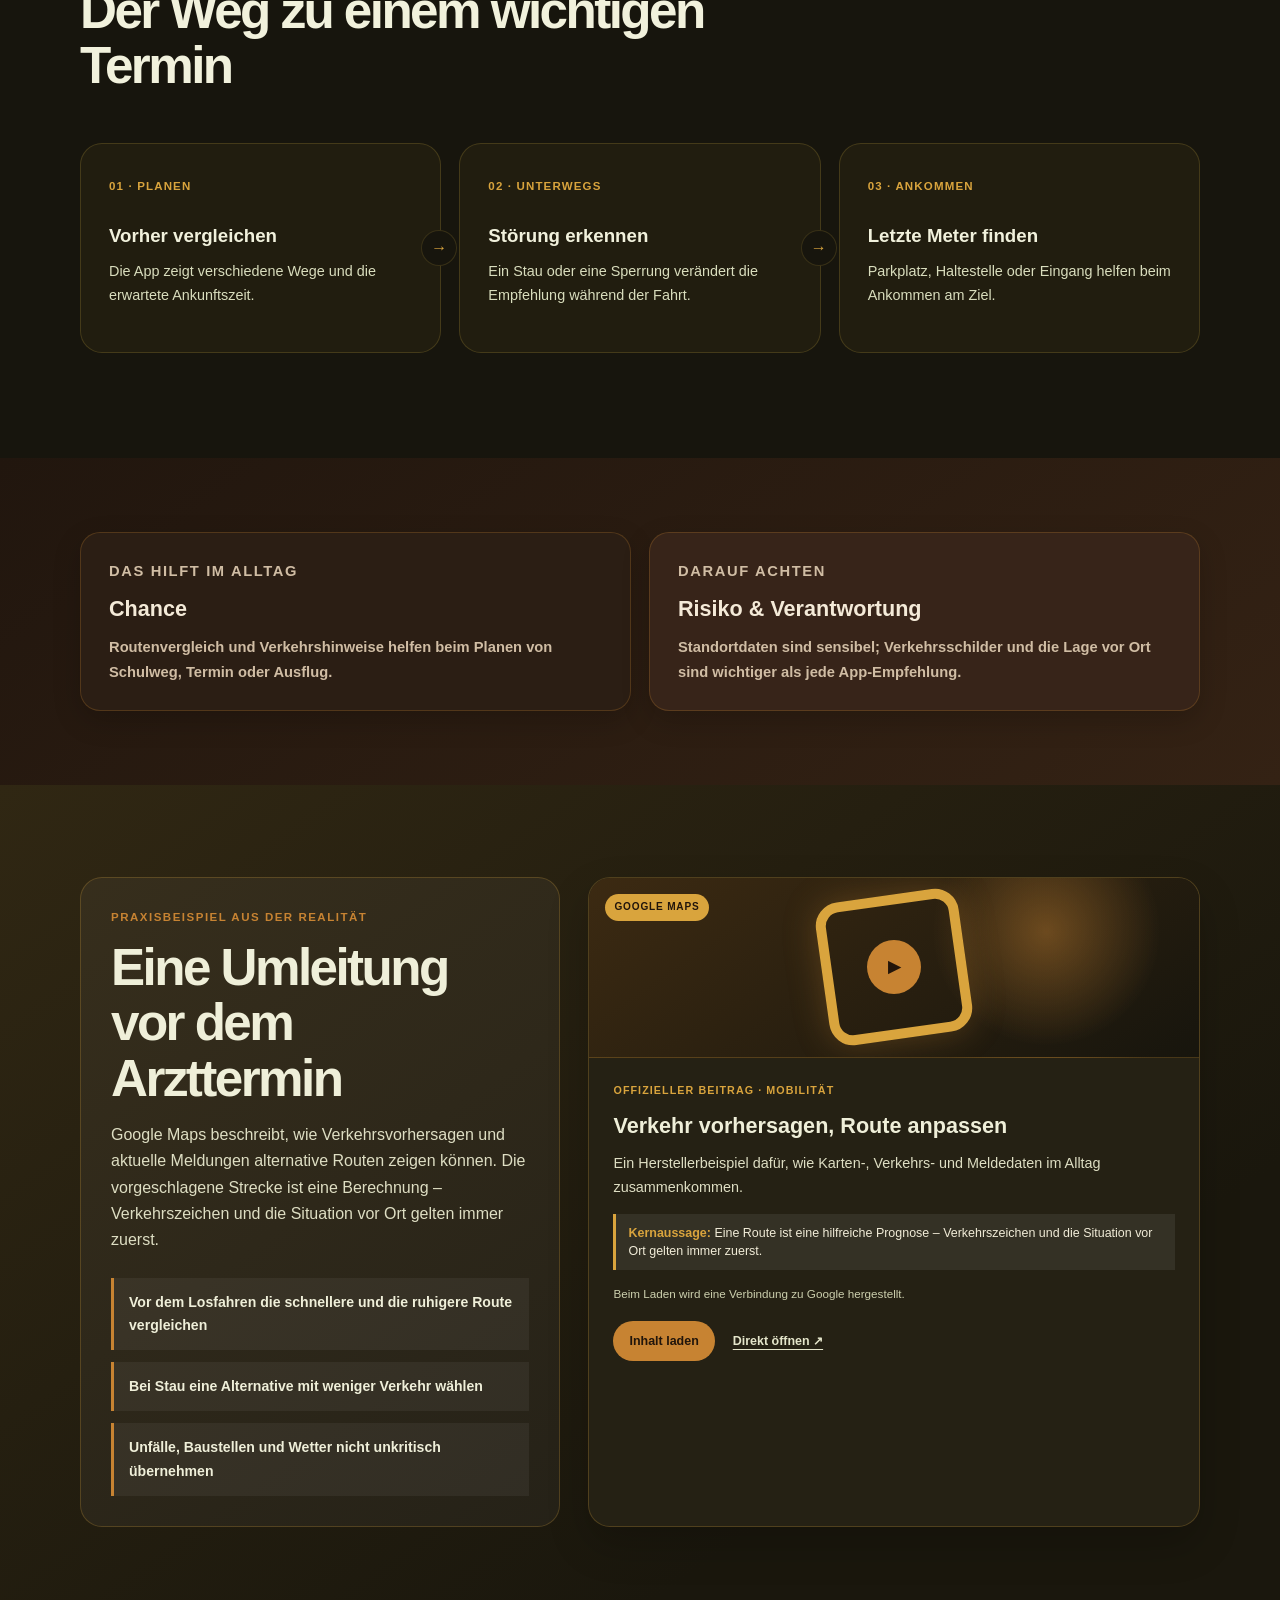
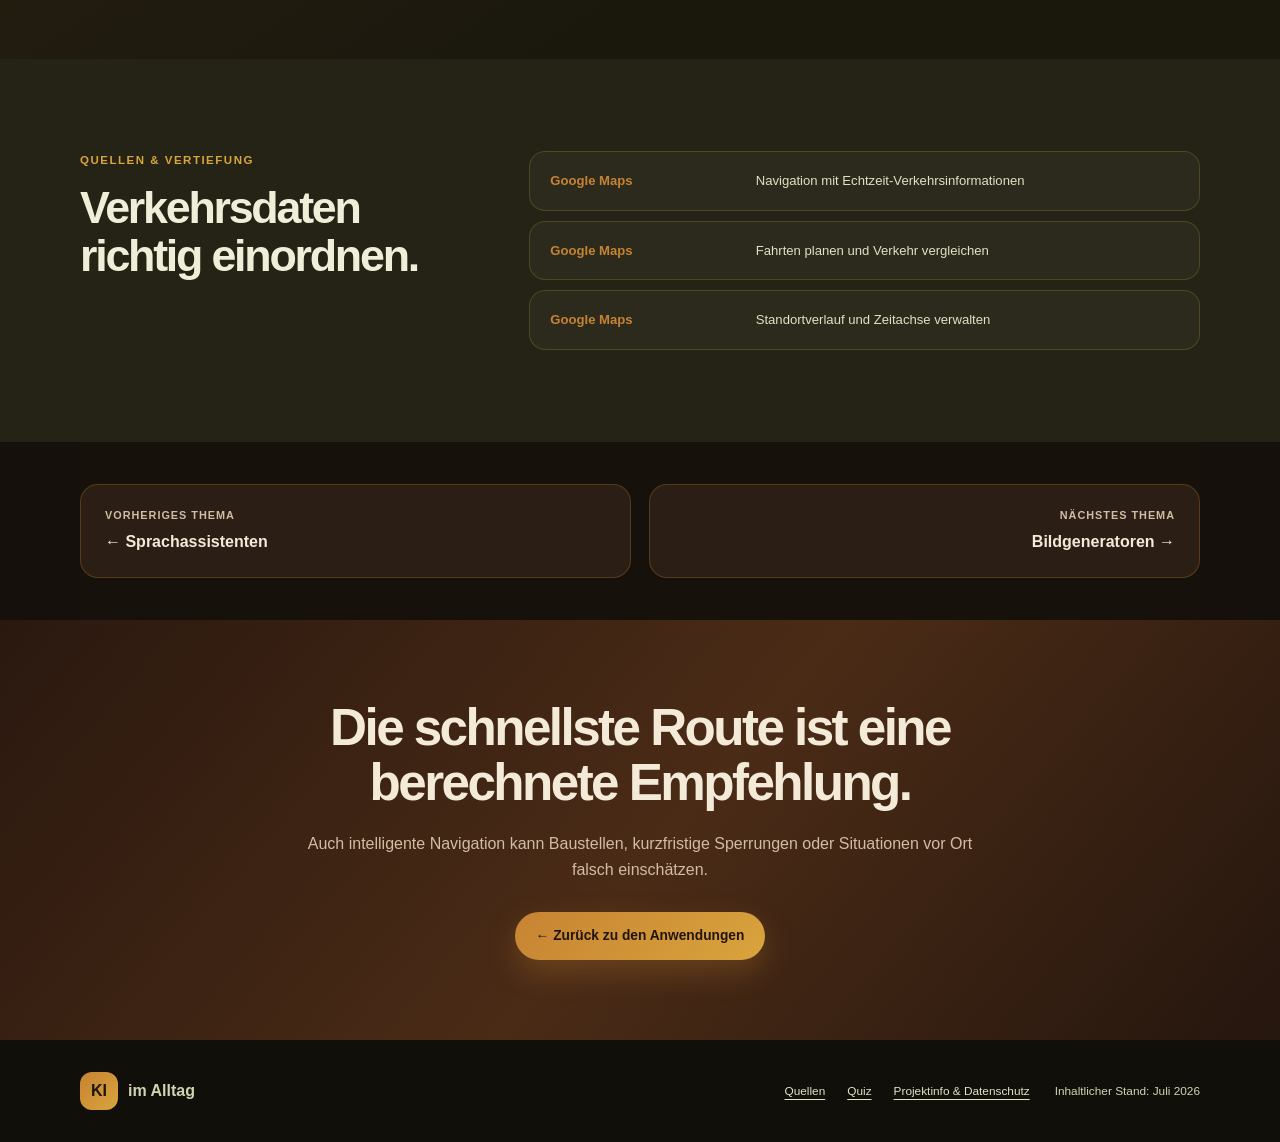
<file: navigation.html>
<!doctype html>
<html lang="de">
<head><meta charset="utf-8"><meta name="viewport" content="width=device-width, initial-scale=1"><meta name="description" content="Wie KI-Navigation im Alltag bei Stau, Terminen und Routen hilft."><title>Navigation | KI im Alltag</title><link rel="stylesheet" href="detail.css"><script src="embed.js" defer></script></head>
<body class="theme-cyan">
  <header class="detail-nav"><nav class="container" aria-label="Seitennavigation"><a class="logo" href="index.html"><span class="logo-mark">KI</span><span>im Alltag</span></a><a class="back-link" href="index.html#alltag">← <span>Zurück zur Übersicht</span></a></nav></header>
  <main>
    <section class="detail-hero"><div class="container detail-hero-grid"><div><nav class="breadcrumbs" aria-label="Brotkrümelnavigation"><a href="index.html">Startseite</a><span>›</span><a href="index.html#alltag">Anwendungen</a><span>›</span><strong>Navigation</strong></nav><p class="kicker">Anwendung 03 · Mobilität</p><h1>Intelligente <span>Navigation</span></h1><p class="hero-lead">Ob Schulweg, Arzttermin oder Wochenendausflug: Navigation kann Verkehr einordnen und passende Wege vorschlagen. Vor Ort entscheidet trotzdem immer der Mensch.</p><div class="hero-meta"><span>Stau erkennen</span><span>Wege vergleichen</span><span>Unterwegs anpassen</span></div></div><figure class="hero-illustration"><img src="assets/heroes/navigation-hero.png" alt="Dreidimensionale Stadtkarte mit leuchtender Route und orangefarbener Zielmarkierung"></figure></div></section>
    <section class="content-block"><div class="container"><div class="section-head"><div><p class="section-label">Im Alltag genutzt</p><h2>Unterwegs Entscheidungen leichter treffen</h2></div><p>Navigation hilft nicht nur beim Abbiegen. Sie kann vor dem Losfahren Zeiten vergleichen, unterwegs Störungen melden und auf dem letzten Stück einen passenden Zugang oder Parkplatz zeigen.</p></div><div class="info-grid"><article class="info-card"><span class="info-card-icon">⌁</span><h3>Pünktlich ankommen</h3><p>Für Schule, Arzttermin oder Treffen zeigt die App, wann man losgehen oder losfahren sollte.</p></article><article class="info-card"><span class="info-card-icon">↝</span><h3>Stau umgehen</h3><p>Bei Baustellen, Unfällen oder dichtem Verkehr werden alternative Strecken und ihre Nachteile sichtbar.</p></article><article class="info-card"><span class="info-card-icon">⌖</span><h3>Mehr als Autofahren</h3><p>Auch Fußwege, Fahrrad, Bus und Bahn lassen sich vergleichen – mit Daten, die sich schnell ändern können.</p></article></div></div></section>
    <section class="diagram-section"><div class="container"><div class="diagram-head"><p class="section-label">So zeigt es sich im Alltag</p><h2>Der Weg zu einem wichtigen Termin</h2></div><div class="flow"><article class="flow-step"><span>01 · PLANEN</span><h3>Vorher vergleichen</h3><p>Die App zeigt verschiedene Wege und die erwartete Ankunftszeit.</p></article><article class="flow-step"><span>02 · UNTERWEGS</span><h3>Störung erkennen</h3><p>Ein Stau oder eine Sperrung verändert die Empfehlung während der Fahrt.</p></article><article class="flow-step"><span>03 · ANKOMMEN</span><h3>Letzte Meter finden</h3><p>Parkplatz, Haltestelle oder Eingang helfen beim Ankommen am Ziel.</p></article></div></div></section>
    <section class="practice-section"><div class="container"><div class="practice-grid"><div class="practice-copy"><p class="section-label">Praxisbeispiel aus der Realität</p><h2>Eine Umleitung vor dem Arzttermin</h2><p>Google Maps beschreibt, wie Verkehrsvorhersagen und aktuelle Meldungen alternative Routen zeigen können. Die vorgeschlagene Strecke ist eine Berechnung – Verkehrszeichen und die Situation vor Ort gelten immer zuerst.</p><ul class="practice-list"><li>Vor dem Losfahren die schnellere und die ruhigere Route vergleichen</li><li>Bei Stau eine Alternative mit weniger Verkehr wählen</li><li>Unfälle, Baustellen und Wetter nicht unkritisch übernehmen</li></ul></div><article class="practice-media media-card" data-provider="article" data-embed-url="https://blog.google/products-and-platforms/products/maps/google-maps-101-how-ai-helps-predict-traffic-and-determine-routes/"><div class="media-preview" aria-hidden="true"><span class="media-provider">Google Maps</span></div><div class="media-copy"><p class="signal-type">Offizieller Beitrag · Mobilität</p><h3>Verkehr vorhersagen, Route anpassen</h3><p>Ein Herstellerbeispiel dafür, wie Karten-, Verkehrs- und Meldedaten im Alltag zusammenkommen.</p><p class="privacy-note">Beim Laden wird eine Verbindung zu Google hergestellt.</p><div class="media-actions"><button class="load-embed" type="button">Inhalt laden</button><a href="https://blog.google/products-and-platforms/products/maps/google-maps-101-how-ai-helps-predict-traffic-and-determine-routes/" target="_blank" rel="noopener">Direkt öffnen ↗</a></div></div></article></div><div class="media-status" aria-live="polite"></div></div></section>
    <section class="detail-sources" id="quellen"><div class="container"><div><p class="section-label">Quellen & Vertiefung</p><h2>Verkehrsdaten richtig einordnen.</h2></div><ul class="source-list"><li><a href="https://support.google.com/maps/answer/9770907?hl=de" target="_blank" rel="noopener"><strong>Google Maps</strong><span>Navigation mit Echtzeit-Verkehrsinformationen</span></a></li><li><a href="https://support.google.com/maps/answer/7565193?hl=de" target="_blank" rel="noopener"><strong>Google Maps</strong><span>Fahrten planen und Verkehr vergleichen</span></a></li><li><a href="https://support.google.com/maps/answer/6258979?hl=de" target="_blank" rel="noopener"><strong>Google Maps</strong><span>Standortverlauf und Zeitachse verwalten</span></a></li></ul></div></section>
    <nav class="topic-nav container" aria-label="Zwischen Anwendungen wechseln"><a href="sprachassistenten.html"><span>Vorheriges Thema</span><strong>← Sprachassistenten</strong></a><a href="bildgeneratoren.html"><span>Nächstes Thema</span><strong>Bildgeneratoren →</strong></a></nav>
    <section class="detail-note"><div class="container"><h2>Die schnellste Route ist eine berechnete Empfehlung.</h2><p>Auch intelligente Navigation kann Baustellen, kurzfristige Sperrungen oder Situationen vor Ort falsch einschätzen.</p><a class="button" href="index.html#alltag">← Zurück zu den Anwendungen</a></div></section>
  </main>
  <footer class="detail-footer"><div class="container footer-grid"><a class="logo" href="index.html"><span class="logo-mark">KI</span><span>im Alltag</span></a><nav class="footer-links" aria-label="Fußnavigation"><a href="#quellen">Quellen</a><a href="quiz.html">Quiz</a><a href="projektinfo.html">Projektinfo & Datenschutz</a></nav><p>Inhaltlicher Stand: Juli 2026</p></div></footer>
</body></html>
</file>
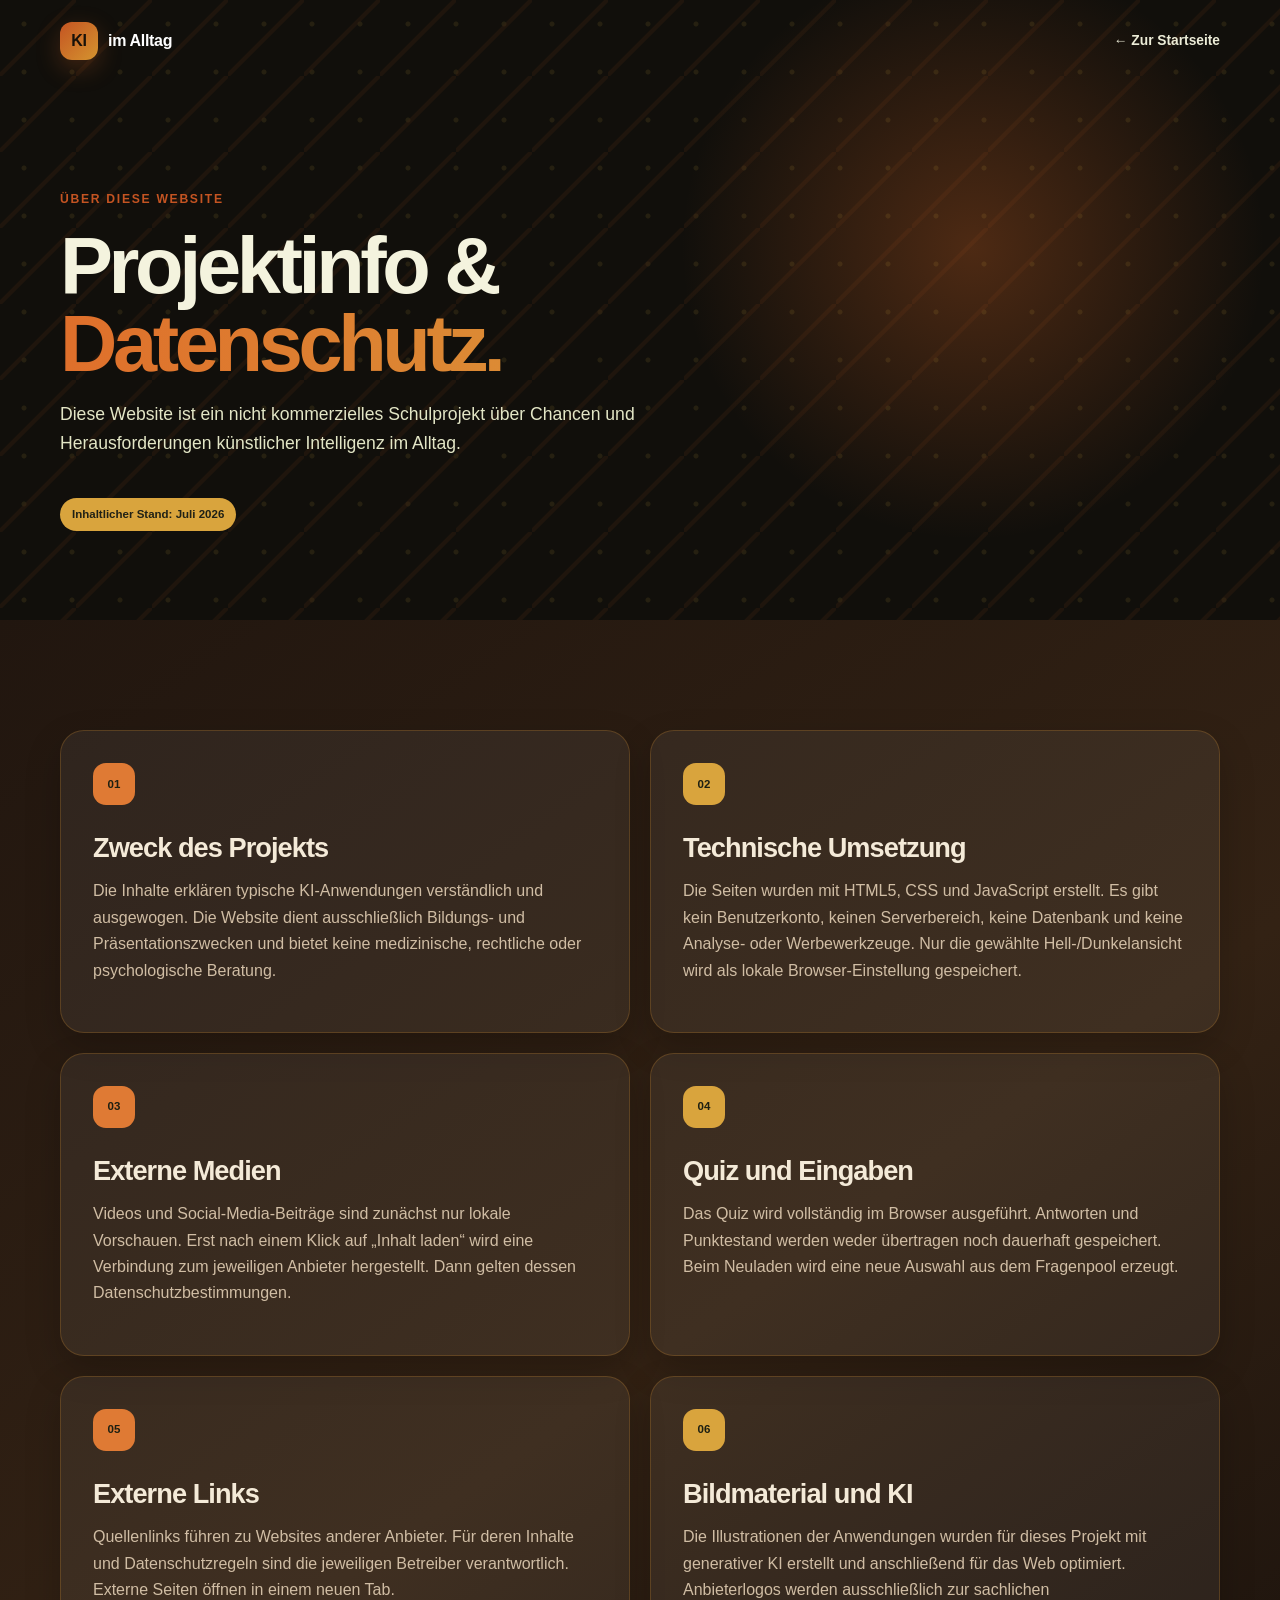
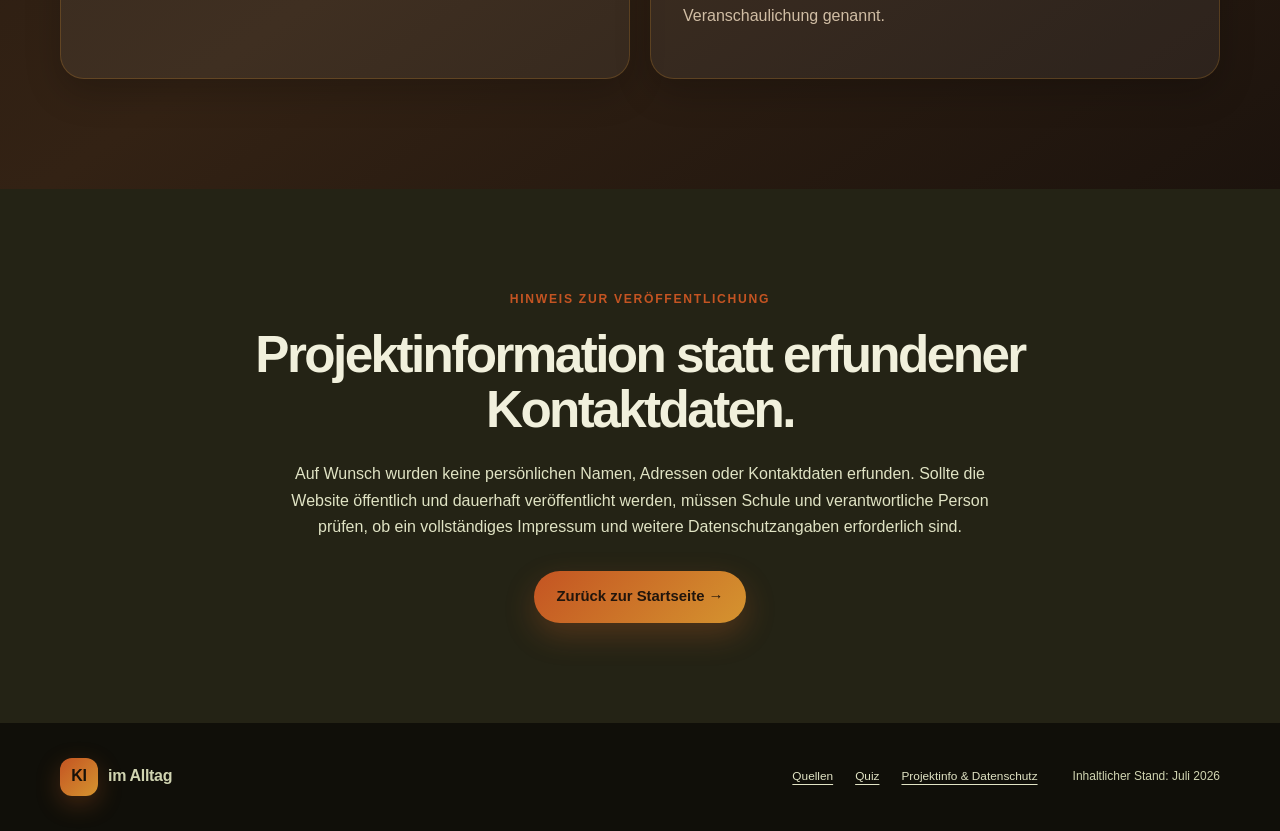
<file: projektinfo.html>
<!doctype html>
<html lang="de">
<head>
  <meta charset="utf-8">
  <meta name="viewport" content="width=device-width, initial-scale=1">
  <meta name="description" content="Projektinformationen und Datenschutzhinweise zur Schulwebsite KI im Alltag.">
  <title>Projektinfo & Datenschutz | KI im Alltag</title>
  <link rel="stylesheet" href="style.css">
</head>
<body class="project-page">
  <header class="site-header project-header"><nav class="nav container" aria-label="Seitennavigation"><a class="logo" href="index.html"><span class="logo-mark">KI</span><span>im Alltag</span></a><a class="quiz-back" href="index.html">← Zur Startseite</a></nav></header>
  <main>
    <section class="project-hero"><div class="project-pattern" aria-hidden="true"></div><div class="container"><p class="section-kicker">Über diese Website</p><h1>Projektinfo & <em>Datenschutz.</em></h1><p>Diese Website ist ein nicht kommerzielles Schulprojekt über Chancen und Herausforderungen künstlicher Intelligenz im Alltag.</p><span class="content-date">Inhaltlicher Stand: Juli 2026</span></div></section>
    <section class="section project-content"><div class="container project-grid">
      <article class="project-card"><span>01</span><h2>Zweck des Projekts</h2><p>Die Inhalte erklären typische KI-Anwendungen verständlich und ausgewogen. Die Website dient ausschließlich Bildungs- und Präsentationszwecken und bietet keine medizinische, rechtliche oder psychologische Beratung.</p></article>
      <article class="project-card"><span>02</span><h2>Technische Umsetzung</h2><p>Die Seiten wurden mit HTML5, CSS und JavaScript erstellt. Es gibt kein Benutzerkonto, keinen Serverbereich, keine Datenbank und keine Analyse- oder Werbewerkzeuge. Nur die gewählte Hell-/Dunkelansicht wird als lokale Browser-Einstellung gespeichert.</p></article>
      <article class="project-card"><span>03</span><h2>Externe Medien</h2><p>Videos und Social-Media-Beiträge sind zunächst nur lokale Vorschauen. Erst nach einem Klick auf „Inhalt laden“ wird eine Verbindung zum jeweiligen Anbieter hergestellt. Dann gelten dessen Datenschutzbestimmungen.</p></article>
      <article class="project-card"><span>04</span><h2>Quiz und Eingaben</h2><p>Das Quiz wird vollständig im Browser ausgeführt. Antworten und Punktestand werden weder übertragen noch dauerhaft gespeichert. Beim Neuladen wird eine neue Auswahl aus dem Fragenpool erzeugt.</p></article>
      <article class="project-card"><span>05</span><h2>Externe Links</h2><p>Quellenlinks führen zu Websites anderer Anbieter. Für deren Inhalte und Datenschutzregeln sind die jeweiligen Betreiber verantwortlich. Externe Seiten öffnen in einem neuen Tab.</p></article>
      <article class="project-card"><span>06</span><h2>Bildmaterial und KI</h2><p>Die Illustrationen der Anwendungen wurden für dieses Projekt mit generativer KI erstellt und anschließend für das Web optimiert. Anbieterlogos werden ausschließlich zur sachlichen Veranschaulichung genannt.</p></article>
    </div></section>
    <section class="project-note"><div class="container"><p class="section-kicker">Hinweis zur Veröffentlichung</p><h2>Projektinformation statt erfundener Kontaktdaten.</h2><p>Auf Wunsch wurden keine persönlichen Namen, Adressen oder Kontaktdaten erfunden. Sollte die Website öffentlich und dauerhaft veröffentlicht werden, müssen Schule und verantwortliche Person prüfen, ob ein vollständiges Impressum und weitere Datenschutzangaben erforderlich sind.</p><a class="button button-primary" href="index.html">Zurück zur Startseite →</a></div></section>
  </main>
  <footer class="site-footer"><div class="container footer-inner"><a class="logo" href="index.html"><span class="logo-mark">KI</span><span>im Alltag</span></a><nav class="footer-links" aria-label="Fußnavigation"><a href="index.html#quellen">Quellen</a><a href="quiz.html">Quiz</a><a href="projektinfo.html" aria-current="page">Projektinfo & Datenschutz</a></nav><p>Inhaltlicher Stand: Juli 2026</p></div></footer>
</body>
</html>
</file>
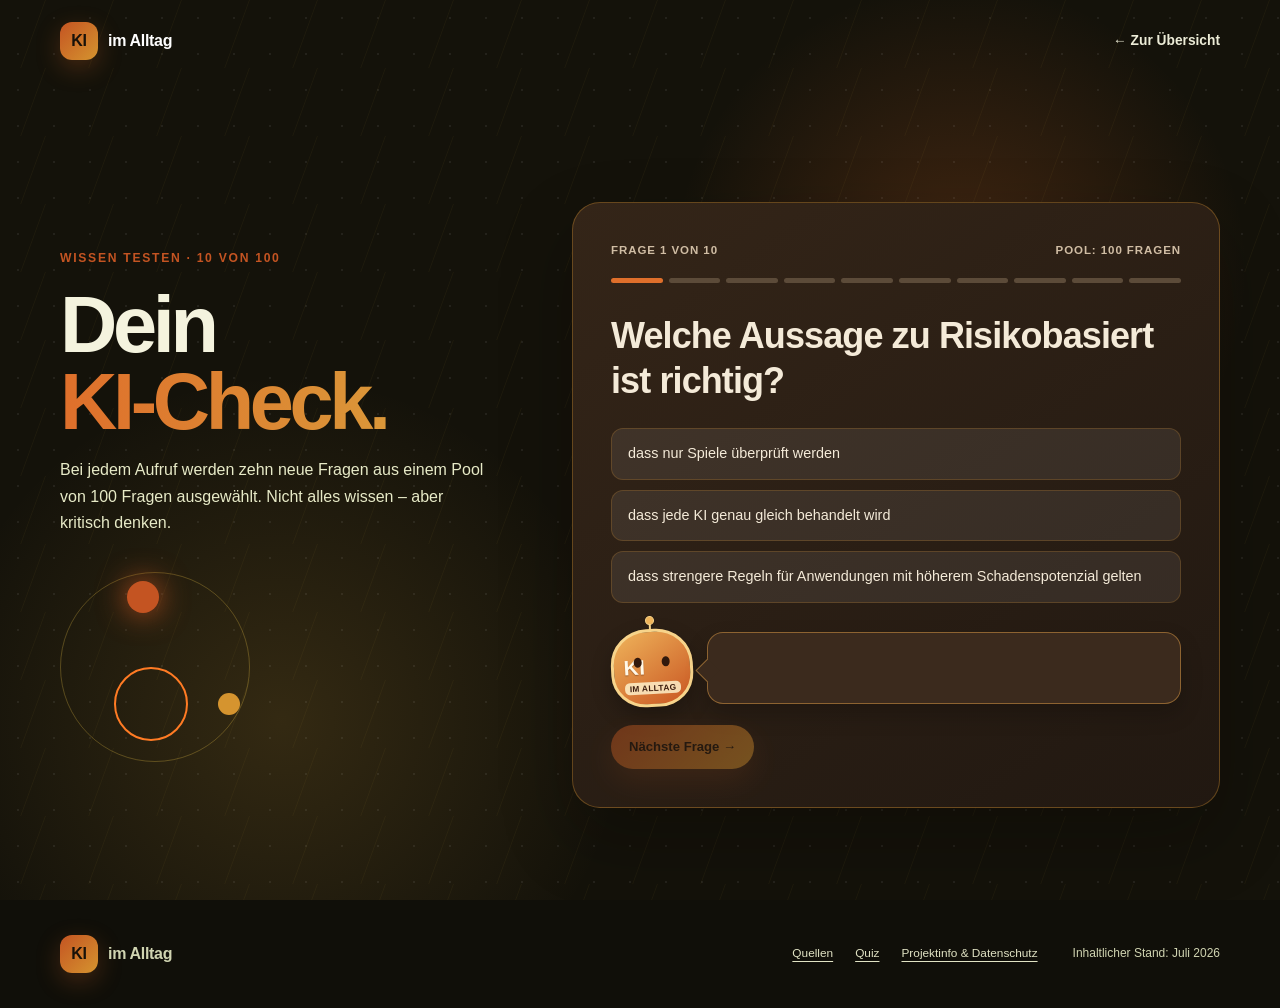
<file: quiz.html>
<!doctype html>
<html lang="de">
<head>
  <meta charset="utf-8">
  <meta name="viewport" content="width=device-width, initial-scale=1">
  <meta name="description" content="Zufälliges KI-Quiz mit 10 Fragen aus einem Pool von 100 Fragen.">
  <title>KI-Quiz | KI im Alltag</title>
  <link rel="stylesheet" href="style.css">
  <script src="quiz.js" defer></script>
</head>
<body class="quiz-page">
  <header class="site-header">
    <nav class="nav container" aria-label="Seitennavigation">
      <a class="logo" href="index.html"><span class="logo-mark">KI</span><span>im Alltag</span></a>
      <a class="quiz-back" href="index.html#alltag">← Zur Übersicht</a>
    </nav>
  </header>
  <main>
    <section class="quiz-section quiz-page-section">
      <div class="quiz-noise" aria-hidden="true"></div>
      <div class="container quiz-page-grid">
        <div class="quiz-intro">
          <p class="section-kicker">Wissen testen · 10 von 100</p>
          <h1>Dein <em>KI-Check.</em></h1>
          <p>Bei jedem Aufruf werden zehn neue Fragen aus einem Pool von 100 Fragen ausgewählt. Nicht alles wissen – aber kritisch denken.</p>
          <div class="quiz-orb" aria-hidden="true"><span></span><span></span><span></span></div>
        </div>
        <section class="quiz-card quiz-card-large" aria-label="KI-Quiz">
          <div class="quiz-meta"><span id="question-count">Frage 1 von 10</span><span id="pool-size">Pool: 100 Fragen</span></div>
          <div class="quiz-progress" aria-hidden="true" id="quiz-progress"></div>
          <h2 id="question">Quiz wird geladen …</h2>
          <div class="answers" id="answers"></div>
          <div class="feedback-stage">
            <div class="quiz-mascot" role="img" aria-label="KI im Alltag Maskottchen"><span>KI</span><small>im Alltag</small><i aria-hidden="true"></i></div>
            <p class="feedback" id="feedback" aria-live="polite"></p>
          </div>
          <button class="button button-primary next-button" id="next-question" type="button" disabled>Nächste Frage →</button>
        </section>
      </div>
    </section>
  </main>
  <footer class="site-footer"><div class="container footer-inner"><a class="logo" href="index.html"><span class="logo-mark">KI</span><span>im Alltag</span></a><nav class="footer-links" aria-label="Fußnavigation"><a href="index.html#quellen">Quellen</a><a href="quiz.html" aria-current="page">Quiz</a><a href="projektinfo.html">Projektinfo & Datenschutz</a></nav><p>Inhaltlicher Stand: Juli 2026</p></div></footer>
</body>
</html>
</file>
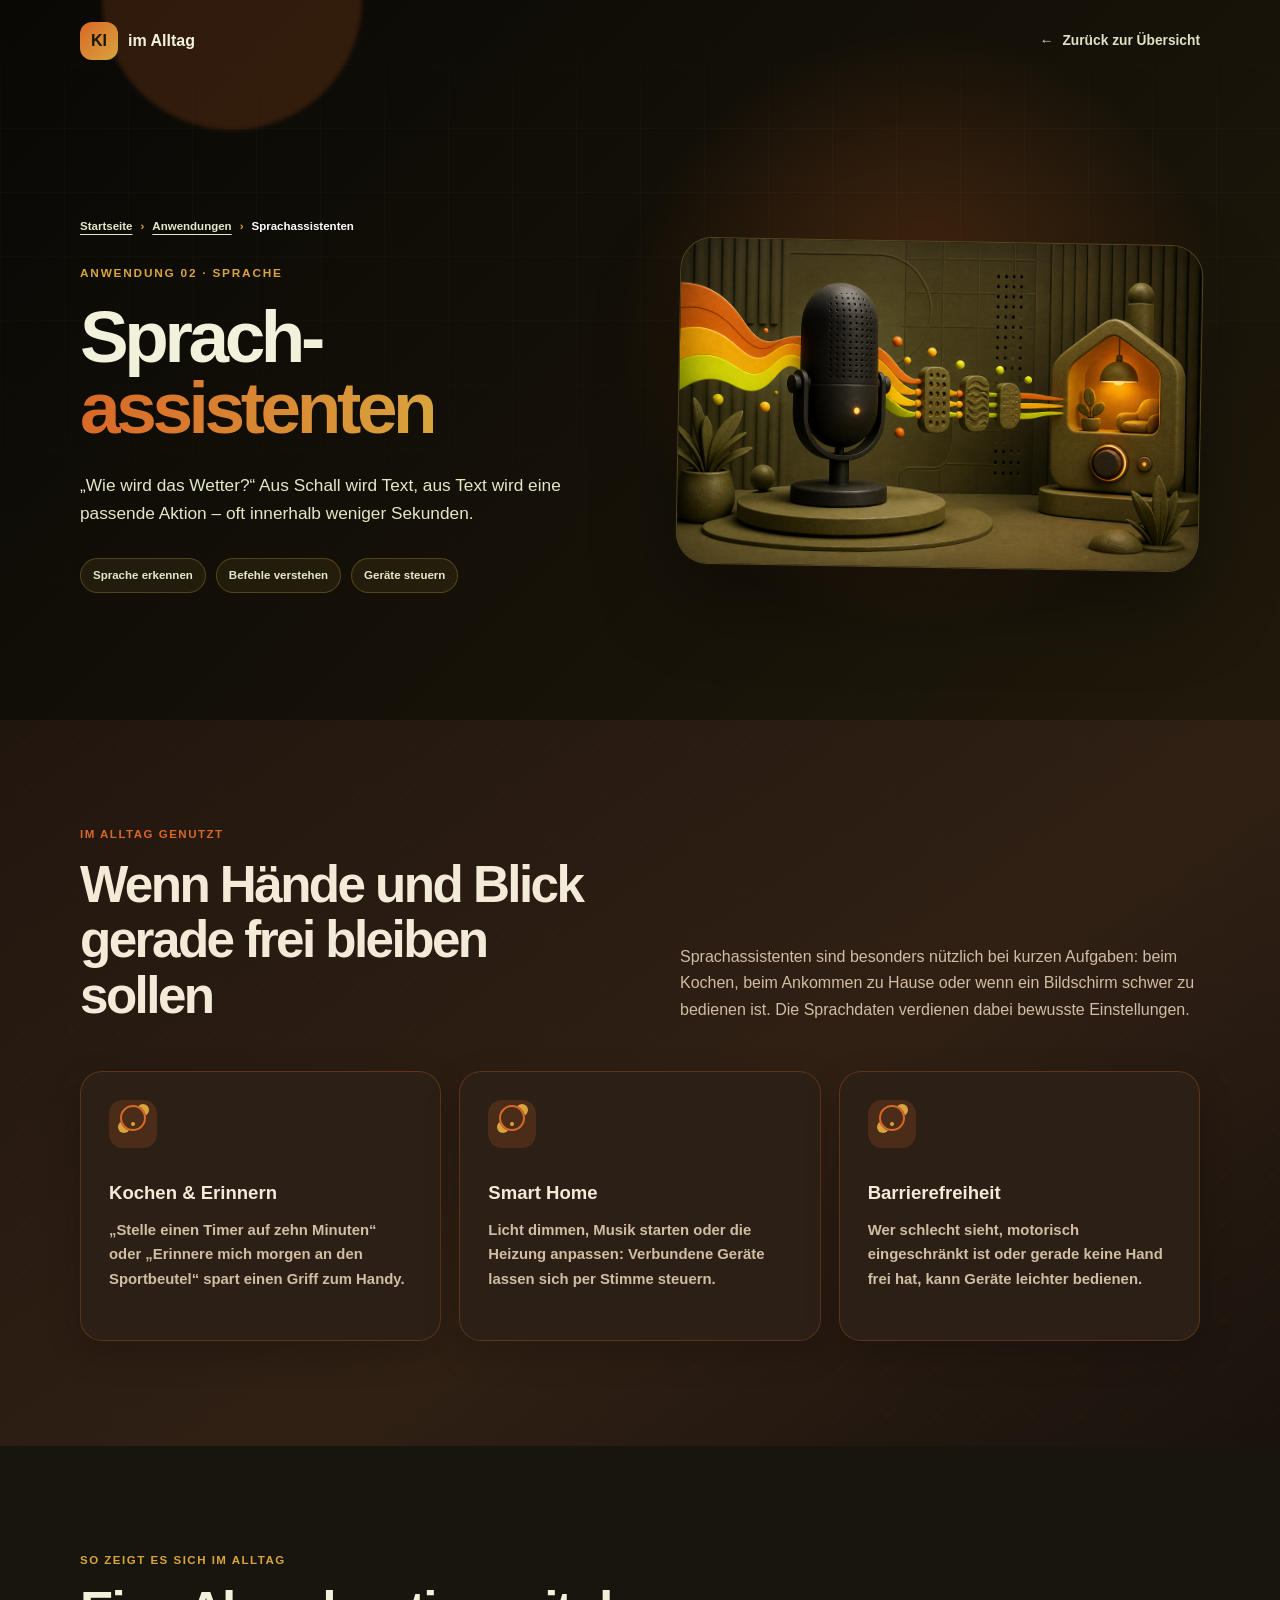
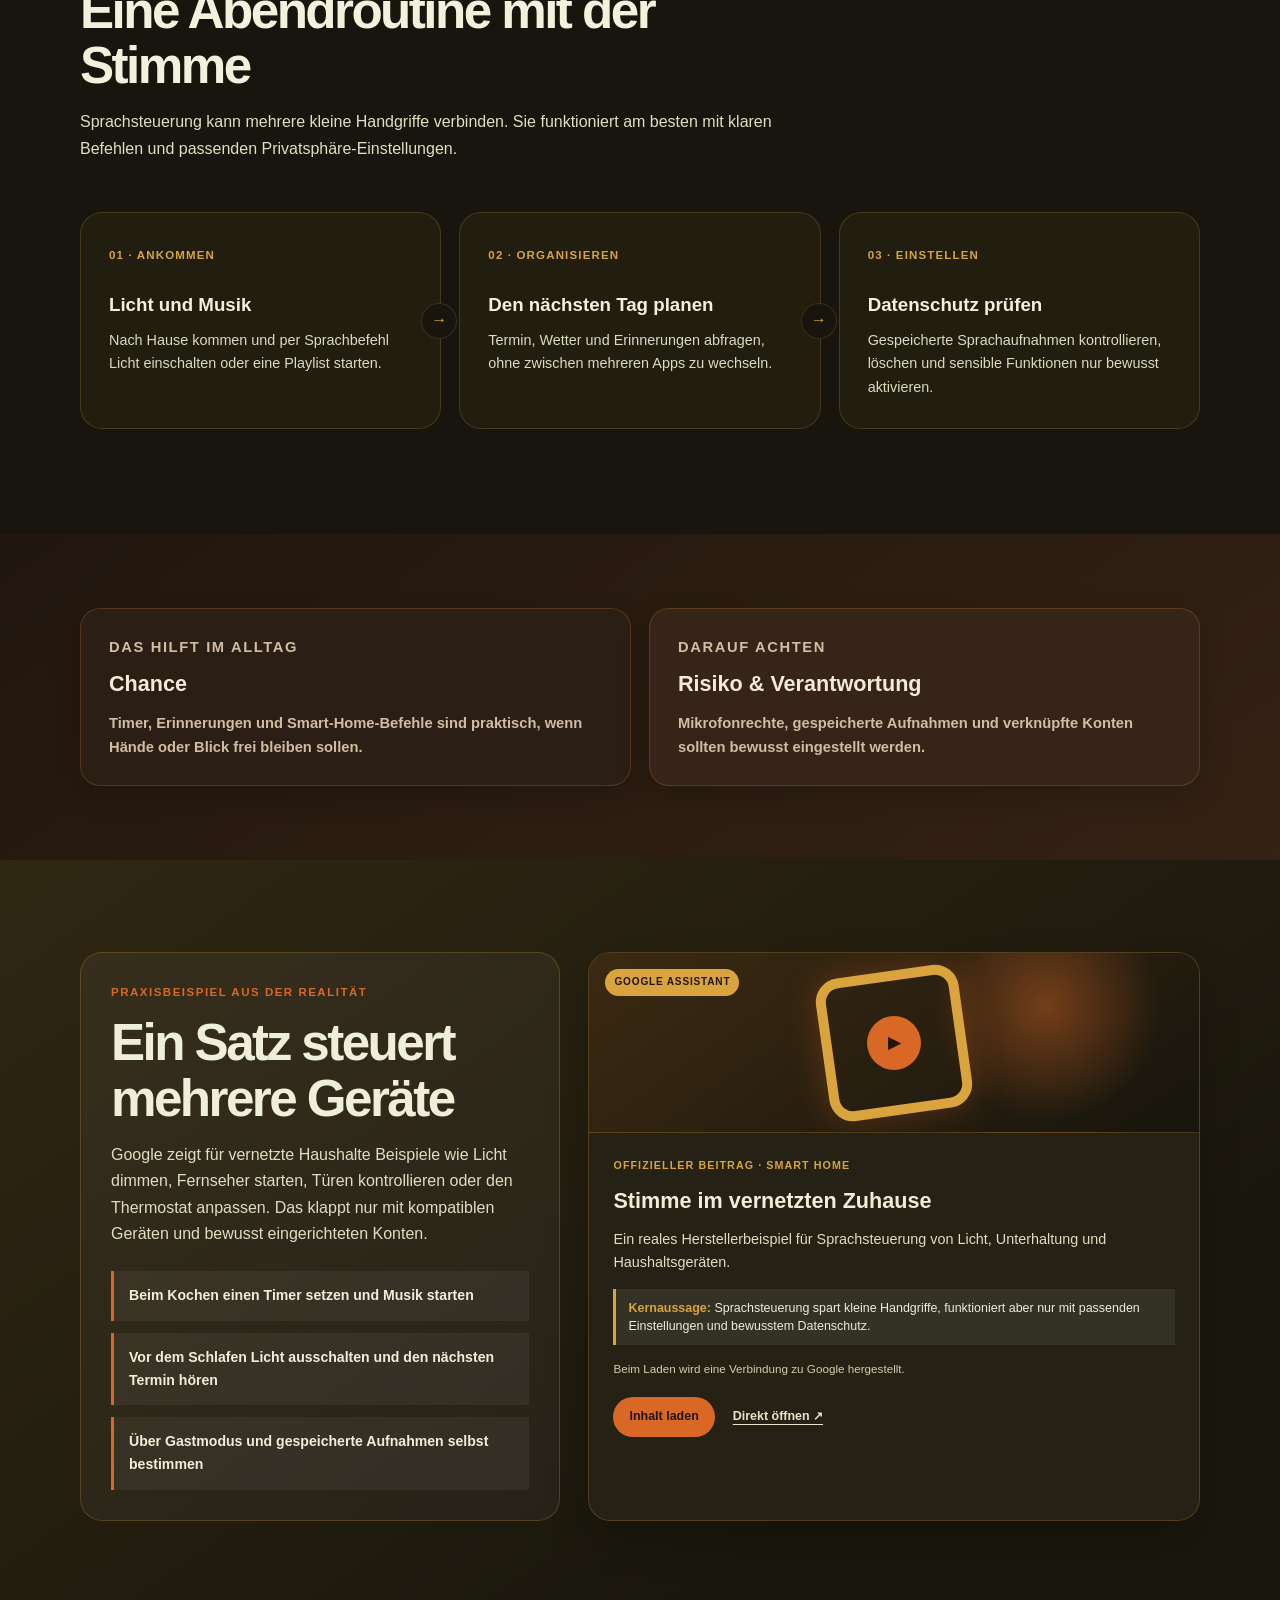
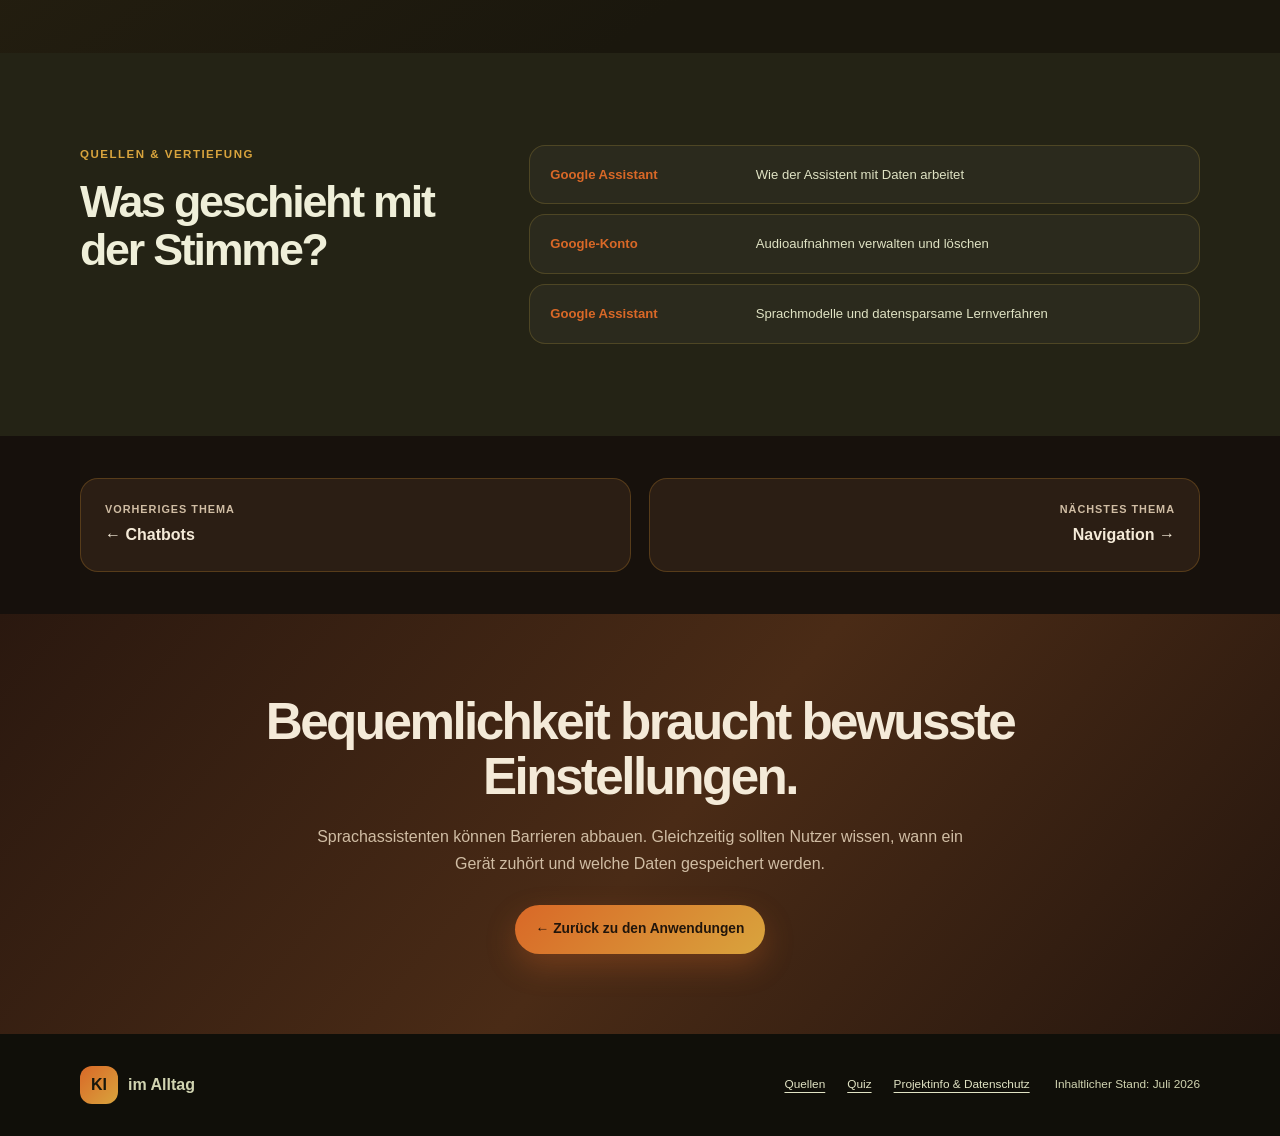
<file: sprachassistenten.html>
<!doctype html>
<html lang="de">
<head><meta charset="utf-8"><meta name="viewport" content="width=device-width, initial-scale=1"><meta name="description" content="Wie Sprachassistenten im Alltag helfen: Smart Home, Erinnerungen und Barrierefreiheit."><title>Sprachassistenten | KI im Alltag</title><link rel="stylesheet" href="detail.css"><script src="embed.js" defer></script></head>
<body class="theme-blue">
  <header class="detail-nav"><nav class="container" aria-label="Seitennavigation"><a class="logo" href="index.html"><span class="logo-mark">KI</span><span>im Alltag</span></a><a class="back-link" href="index.html#alltag">← <span>Zurück zur Übersicht</span></a></nav></header>
  <main>
    <section class="detail-hero"><div class="container detail-hero-grid"><div><nav class="breadcrumbs" aria-label="Brotkrümelnavigation"><a href="index.html">Startseite</a><span>›</span><a href="index.html#alltag">Anwendungen</a><span>›</span><strong>Sprachassistenten</strong></nav><p class="kicker">Anwendung 02 · Sprache</p><h1>Sprach-<span>assistenten</span></h1><p class="hero-lead">„Wie wird das Wetter?“ Aus Schall wird Text, aus Text wird eine passende Aktion – oft innerhalb weniger Sekunden.</p><div class="hero-meta"><span>Sprache erkennen</span><span>Befehle verstehen</span><span>Geräte steuern</span></div></div><figure class="hero-illustration"><img src="assets/heroes/sprachassistenten-hero.png" alt="Retrofuturistisches Mikrofon mit farbigen Sprachwellen und einem vernetzten Smart Home"></figure></div></section>
    <section class="content-block"><div class="container"><div class="section-head"><div><p class="section-label">Im Alltag genutzt</p><h2>Wenn Hände und Blick gerade frei bleiben sollen</h2></div><p>Sprachassistenten sind besonders nützlich bei kurzen Aufgaben: beim Kochen, beim Ankommen zu Hause oder wenn ein Bildschirm schwer zu bedienen ist. Die Sprachdaten verdienen dabei bewusste Einstellungen.</p></div><div class="info-grid"><article class="info-card"><span class="info-card-icon">◖</span><h3>Kochen & Erinnern</h3><p>„Stelle einen Timer auf zehn Minuten“ oder „Erinnere mich morgen an den Sportbeutel“ spart einen Griff zum Handy.</p></article><article class="info-card"><span class="info-card-icon">⌂</span><h3>Smart Home</h3><p>Licht dimmen, Musik starten oder die Heizung anpassen: Verbundene Geräte lassen sich per Stimme steuern.</p></article><article class="info-card"><span class="info-card-icon">◎</span><h3>Barrierefreiheit</h3><p>Wer schlecht sieht, motorisch eingeschränkt ist oder gerade keine Hand frei hat, kann Geräte leichter bedienen.</p></article></div></div></section>
    <section class="diagram-section"><div class="container"><div class="diagram-head"><p class="section-label">So zeigt es sich im Alltag</p><h2>Eine Abendroutine mit der Stimme</h2><p>Sprachsteuerung kann mehrere kleine Handgriffe verbinden. Sie funktioniert am besten mit klaren Befehlen und passenden Privatsphäre-Einstellungen.</p></div><div class="flow"><article class="flow-step"><span>01 · ANKOMMEN</span><h3>Licht und Musik</h3><p>Nach Hause kommen und per Sprachbefehl Licht einschalten oder eine Playlist starten.</p></article><article class="flow-step"><span>02 · ORGANISIEREN</span><h3>Den nächsten Tag planen</h3><p>Termin, Wetter und Erinnerungen abfragen, ohne zwischen mehreren Apps zu wechseln.</p></article><article class="flow-step"><span>03 · EINSTELLEN</span><h3>Datenschutz prüfen</h3><p>Gespeicherte Sprachaufnahmen kontrollieren, löschen und sensible Funktionen nur bewusst aktivieren.</p></article></div></div></section>
    <section class="practice-section"><div class="container"><div class="practice-grid"><div class="practice-copy"><p class="section-label">Praxisbeispiel aus der Realität</p><h2>Ein Satz steuert mehrere Geräte</h2><p>Google zeigt für vernetzte Haushalte Beispiele wie Licht dimmen, Fernseher starten, Türen kontrollieren oder den Thermostat anpassen. Das klappt nur mit kompatiblen Geräten und bewusst eingerichteten Konten.</p><ul class="practice-list"><li>Beim Kochen einen Timer setzen und Musik starten</li><li>Vor dem Schlafen Licht ausschalten und den nächsten Termin hören</li><li>Über Gastmodus und gespeicherte Aufnahmen selbst bestimmen</li></ul></div><article class="practice-media media-card" data-provider="article" data-embed-url="https://blog.google/products-and-platforms/products/assistant/lights-tv-even-backyard-how-assistant-helps-you-home/"><div class="media-preview" aria-hidden="true"><span class="media-provider">Google Assistant</span></div><div class="media-copy"><p class="signal-type">Offizieller Beitrag · Smart Home</p><h3>Stimme im vernetzten Zuhause</h3><p>Ein reales Herstellerbeispiel für Sprachsteuerung von Licht, Unterhaltung und Haushaltsgeräten.</p><p class="privacy-note">Beim Laden wird eine Verbindung zu Google hergestellt.</p><div class="media-actions"><button class="load-embed" type="button">Inhalt laden</button><a href="https://blog.google/products-and-platforms/products/assistant/lights-tv-even-backyard-how-assistant-helps-you-home/" target="_blank" rel="noopener">Direkt öffnen ↗</a></div></div></article></div><div class="media-status" aria-live="polite"></div></div></section>
    <section class="detail-sources" id="quellen"><div class="container"><div><p class="section-label">Quellen & Vertiefung</p><h2>Was geschieht mit der Stimme?</h2></div><ul class="source-list"><li><a href="https://support.google.com/assistant/answer/11091015?hl=de" target="_blank" rel="noopener"><strong>Google Assistant</strong><span>Wie der Assistent mit Daten arbeitet</span></a></li><li><a href="https://support.google.com/accounts/answer/6030020?hl=de" target="_blank" rel="noopener"><strong>Google-Konto</strong><span>Audioaufnahmen verwalten und löschen</span></a></li><li><a href="https://support.google.com/assistant/answer/11140942?hl=de" target="_blank" rel="noopener"><strong>Google Assistant</strong><span>Sprachmodelle und datensparsame Lernverfahren</span></a></li></ul></div></section>
    <nav class="topic-nav container" aria-label="Zwischen Anwendungen wechseln"><a href="chatbots.html"><span>Vorheriges Thema</span><strong>← Chatbots</strong></a><a href="navigation.html"><span>Nächstes Thema</span><strong>Navigation →</strong></a></nav>
    <section class="detail-note"><div class="container"><h2>Bequemlichkeit braucht bewusste Einstellungen.</h2><p>Sprachassistenten können Barrieren abbauen. Gleichzeitig sollten Nutzer wissen, wann ein Gerät zuhört und welche Daten gespeichert werden.</p><a class="button" href="index.html#alltag">← Zurück zu den Anwendungen</a></div></section>
  </main>
  <footer class="detail-footer"><div class="container footer-grid"><a class="logo" href="index.html"><span class="logo-mark">KI</span><span>im Alltag</span></a><nav class="footer-links" aria-label="Fußnavigation"><a href="#quellen">Quellen</a><a href="quiz.html">Quiz</a><a href="projektinfo.html">Projektinfo & Datenschutz</a></nav><p>Inhaltlicher Stand: Juli 2026</p></div></footer>
</body></html>
</file>
<file: style.css>
:root {
  --bg: #27150d;
  --bg-soft: #3b2114;
  --ink: #f4ead8;
  --muted: #d0bda4;
  --white: #16100c;
  --line: #6c5138;
  --violet: #c45422;
  --violet-dark: #873213;
  --cyan: #d5942f;
  --green: #bd6228;
  --pink: #c45422;
  --orange: #d5942f;
  --shadow: 0 22px 60px rgba(82, 45, 18, .14);
  --radius: 24px;
}

* { box-sizing: border-box; }
html { scroll-behavior: smooth; }
body {
  margin: 0;
  color: var(--ink);
  background: var(--white);
  font-family: Aptos, "Segoe UI", Arial, sans-serif;
  line-height: 1.65;
  -webkit-font-smoothing: antialiased;
}
body.menu-open { overflow: hidden; }
a { color: inherit; }
button, a { -webkit-tap-highlight-color: transparent; }
.container { width: min(1160px, calc(100% - 40px)); margin-inline: auto; }
.section { padding: 110px 0; }
.skip-link { position: fixed; left: 16px; top: -80px; z-index: 999; padding: 10px 16px; background: #e8e8d8; border-radius: 10px; }
.skip-link:focus { top: 16px; }
.sr-only { position: absolute; width: 1px; height: 1px; padding: 0; margin: -1px; overflow: hidden; clip: rect(0, 0, 0, 0); white-space: nowrap; border: 0; }
.progress { position: fixed; inset: 0 0 auto; height: 3px; z-index: 1000; }
.progress span { display: block; width: 0; height: 100%; background: linear-gradient(90deg, var(--violet), var(--cyan)); }

.site-header { position: absolute; inset: 0 0 auto; z-index: 50; color: white; }
.nav { min-height: 82px; display: flex; align-items: center; justify-content: space-between; }
.logo { display: inline-flex; align-items: center; gap: 10px; color: inherit; text-decoration: none; font-weight: 750; letter-spacing: -.02em; }
.logo-mark { display: grid; place-items: center; width: 38px; height: 38px; color: #171109; background: linear-gradient(135deg, var(--violet), var(--cyan)); border-radius: 12px; box-shadow: 0 8px 25px rgba(217, 104, 39, .26); }
.nav-links { display: flex; align-items: center; gap: 30px; }
.nav-links a { color: #d3d5c0; text-decoration: none; font-size: .92rem; font-weight: 650; transition: color .2s ease; }
.nav-links a:hover, .nav-links a:focus-visible { color: white; }
.nav-links .nav-cta { color: white; padding: 10px 18px; border: 1px solid rgba(255,255,255,.2); border-radius: 999px; }
.nav-toggle { display: none; padding: 8px; background: transparent; border: 0; }
.nav-toggle span:not(.sr-only) { display: block; width: 24px; height: 2px; margin: 5px; background: white; transition: .25s ease; }

.hero { position: relative; min-height: 780px; display: grid; align-items: center; overflow: hidden; color: #f4f3de; background: radial-gradient(circle at 68% 44%, #4b2a0d 0, var(--bg) 40%, #090804 80%); }
.hero::before { content: ""; position: absolute; inset: 0; opacity: .14; background-image: linear-gradient(rgba(255,255,255,.12) 1px, transparent 1px), linear-gradient(90deg, rgba(255,255,255,.12) 1px, transparent 1px); background-size: 70px 70px; mask-image: linear-gradient(to bottom, transparent, black 25%, transparent 90%); }
.hero-grid { position: relative; display: grid; grid-template-columns: 1.05fr .95fr; align-items: center; gap: 70px; padding-top: 80px; }
.hero-copy { position: relative; z-index: 2; }
.eyebrow, .section-kicker { margin: 0 0 18px; color: var(--violet); font-size: .76rem; font-weight: 800; letter-spacing: .14em; text-transform: uppercase; }
.eyebrow { display: flex; align-items: center; gap: 10px; color: #e69a55; }
.eyebrow span { width: 24px; height: 1px; background: var(--cyan); }
h1, h2, h3 { font-family: Bahnschrift, "Arial Narrow", Impact, sans-serif; }
h1 { max-width: 700px; margin: 0; font-size: clamp(3.4rem, 6.2vw, 6.1rem); line-height: .98; letter-spacing: -.055em; }
h1 em { display: block; color: transparent; font-style: normal; background: linear-gradient(90deg, #df6f2b, #d9a43d); background-clip: text; -webkit-background-clip: text; }
.hero-text { max-width: 650px; margin: 28px 0 0; color: #e0e3c7; font-size: 1.12rem; line-height: 1.75; }
.hero-actions { display: flex; flex-wrap: wrap; gap: 14px; margin-top: 34px; }
.button { display: inline-flex; align-items: center; justify-content: center; gap: 12px; min-height: 52px; padding: 0 23px; border: 0; border-radius: 999px; text-decoration: none; font: inherit; font-size: .93rem; font-weight: 750; cursor: pointer; transition: transform .2s ease, box-shadow .2s ease, background .2s ease; }
.button:hover { transform: translateY(-2px); }
.button-primary { color: #21150c; background: linear-gradient(135deg, var(--violet), var(--cyan)); box-shadow: 0 12px 30px rgba(217, 104, 39, .25); }
.button-ghost { color: #f4f3de; background: rgba(255,197,51,.08); border: 1px solid rgba(255,211,78,.32); }
.hero-facts { display: flex; gap: 34px; margin: 46px 0 0; padding: 0; list-style: none; }
.hero-facts li { display: grid; grid-template-columns: auto auto; gap: 0 10px; align-items: center; }
.hero-facts strong { grid-row: span 2; color: white; font-size: 1.75rem; line-height: 1; }
.hero-facts span { max-width: 100px; color: #c5c9a9; font-size: .7rem; line-height: 1.3; }

.hero-visual { position: relative; min-height: 520px; display: grid; place-items: center; }
.hero-visual::before { content: ""; position: absolute; width: 310px; height: 310px; background: rgba(255,123,36, .2); filter: blur(60px); border-radius: 50%; }
.ai-core { position: relative; z-index: 3; display: grid; place-items: center; width: 150px; height: 150px; border: 1px solid rgba(255,211,78,.4); border-radius: 42%; background: linear-gradient(145deg, #d96827, #d9a43d); box-shadow: inset 0 0 35px rgba(255,255,255,.12), 0 0 80px rgba(217,104,39,.32); transform: rotate(8deg); color: #1b170b; }
.core-label { font-size: 3.2rem; font-weight: 850; letter-spacing: -.07em; transform: rotate(-8deg); }
.core-pulse { position: absolute; inset: -18px; border: 1px solid rgba(217,104,39,.55); border-radius: 44%; animation: corePulse 2.6s ease-out infinite; }
.orbit { position: absolute; border: 1px solid rgba(176,191,215,.18); border-radius: 50%; }
.orbit-one { width: 340px; height: 340px; }
.orbit-two { width: 500px; height: 500px; border-style: dashed; animation: spin 34s linear infinite; }
.float-card { position: absolute; z-index: 4; display: flex; align-items: center; gap: 8px; padding: 11px 16px; color: #eff0da; background: rgba(31,27,15,.88); border: 1px solid rgba(255,211,78,.22); border-radius: 14px; box-shadow: 0 12px 30px rgba(0,0,0,.25); backdrop-filter: blur(10px); font-size: .8rem; font-weight: 700; animation: float 5s ease-in-out infinite; }
.float-card span { color: var(--violet); font-size: 1.15rem; }
.card-chat { top: 12%; left: 17%; }
.card-route { top: 24%; right: 1%; animation-delay: -1.4s; }
.card-image { bottom: 20%; left: 3%; animation-delay: -2.6s; }
.card-voice { bottom: 9%; right: 18%; animation-delay: -3.7s; }
.node { position: absolute; width: 9px; height: 9px; background: var(--violet); border-radius: 50%; box-shadow: 0 0 18px var(--violet); }
.node-one { top: 18%; left: 42%; }.node-two { top: 48%; right: 8%; }.node-three { bottom: 15%; left: 38%; }.node-four { top: 54%; left: 12%; }
.hero-glow { position: absolute; border-radius: 50%; filter: blur(2px); opacity: .18; }
.hero-glow-one { width: 240px; height: 240px; top: -130px; left: 9%; background: var(--violet); }
.hero-glow-two { width: 180px; height: 180px; right: -80px; bottom: 10%; background: var(--cyan); }
.hero-newsfeed { position: absolute; top: 100px; right: max(24px, calc((100vw - 1160px) / 2)); z-index: 7; width: min(342px, calc(100vw - 48px)); overflow: hidden; color: #f8f0dc; background: linear-gradient(145deg, rgba(50,26,13,.94), rgba(29,20,12,.95)); border: 1px solid rgba(239,173,79,.44); border-radius: 22px; box-shadow: 0 20px 44px rgba(0,0,0,.3), inset 0 1px 0 rgba(255,255,255,.08); backdrop-filter: blur(14px); }.hero-feed-label { display: flex; align-items: center; gap: 8px; margin: 0; padding: 13px 17px 10px; color: #f0bd65; border-bottom: 1px solid rgba(239,173,79,.17); font-size: .65rem; font-weight: 900; letter-spacing: .12em; text-transform: uppercase; }.hero-feed-label span { width: 7px; height: 7px; background: #e66e31; border-radius: 50%; box-shadow: 0 0 11px #e66e31; }.hero-feed-meta { display: flex; justify-content: space-between; gap: 12px; padding: 13px 17px 0; color: #d9c9a7; font-size: .65rem; font-weight: 800; letter-spacing: .07em; text-transform: uppercase; }.hero-feed-meta span:first-child { color: #2b170b; background: #e6a247; border-radius: 999px; padding: 4px 7px; }.hero-feed-category { margin: 17px 17px 5px; color: #e59a45; font-size: .65rem; font-weight: 900; letter-spacing: .12em; text-transform: uppercase; }.hero-feed h2, .hero-newsfeed h2 { margin: 0 17px; color: #fff6e4; font-size: 1.32rem; line-height: 1.13; letter-spacing: -.03em; }.hero-feed-text { margin: 10px 17px 0; color: #ded3b9; font-size: .81rem; line-height: 1.55; }.hero-feed-relevance { margin: 12px 17px 0; padding: 9px 10px; color: #e8ddc4; border-left: 3px solid #d77b31; background: rgba(255,255,255,.05); font-size: .72rem; line-height: 1.45; }.hero-feed-source { display: inline-flex; gap: 6px; margin: 12px 17px 15px; color: #f0bd65; font-size: .75rem; font-weight: 850; text-decoration-thickness: 1px; text-underline-offset: 3px; }.hero-feed-source:hover { color: #fff3d2; }.hero-feed-controls { display: flex; justify-content: space-between; gap: 10px; padding: 11px 14px; border-top: 1px solid rgba(239,173,79,.17); background: rgba(255,255,255,.035); }.hero-feed-button { display: inline-flex; align-items: center; gap: 7px; min-height: 34px; padding: 0 9px; color: #fff0d1; background: transparent; border: 1px solid rgba(239,173,79,.32); border-radius: 999px; font: inherit; font-size: .69rem; font-weight: 850; cursor: pointer; transition: transform .2s ease, color .2s ease, background .2s ease; }.hero-feed-button span[aria-hidden="true"] { font: 900 1.05rem/1 Arial, sans-serif; }.hero-feed-button:hover { color: #281508; background: #e6a247; transform: translateY(-1px); }.hero-feed-progress { height: 5px; overflow: hidden; background: rgba(255,255,255,.08); }.hero-feed-progress span { display: block; width: 0; height: 100%; background: linear-gradient(90deg, #c65521, #e6a247); }

h2 { margin: 0; font-size: clamp(2.3rem, 4vw, 4rem); line-height: 1.08; letter-spacing: -.05em; }
h2 span { color: var(--violet); }
.two-column { display: grid; grid-template-columns: .85fr 1.15fr; gap: 110px; }
.intro { position: relative; overflow: hidden; background: linear-gradient(135deg, #b7b497 0%, #c8bd91 48%, #afb39a 100%); }
.intro::before, .responsibility::before { content: ""; position: absolute; inset: 0; pointer-events: none; opacity: .5; background-image: radial-gradient(circle at 15% 20%, rgba(217,104,39,.18) 0 2px, transparent 3px), radial-gradient(circle at 78% 68%, rgba(217,164,61,.18) 0 2px, transparent 3px); background-size: 52px 52px, 74px 74px; animation: patternDrift 18s linear infinite; }
.intro .container, .responsibility .container { position: relative; z-index: 1; }
.intro-copy .lead { margin-top: 0; color: var(--ink); font-size: 1.28rem; font-weight: 600; line-height: 1.55; }
.intro-copy > p:not(.lead) { color: var(--muted); }
.process { display: grid; grid-template-columns: 1fr auto 1fr auto 1fr; align-items: center; gap: 14px; margin-top: 35px; }
.process div { min-width: 0; padding: 18px; border: 1px solid #8f9377; border-radius: 16px; background: #d7d2b6; }
.process span { display: grid; place-items: center; width: 25px; height: 25px; margin-bottom: 18px; color: #242514; background: var(--violet); border-radius: 50%; font-size: .7rem; font-weight: 800; }
.process strong, .process small { display: block; }
.process small { margin-top: 2px; color: var(--muted); font-size: .68rem; line-height: 1.3; }
.process i { color: #a9b2c1; font-style: normal; }

.applications { position: relative; overflow: hidden; background: #beb38d; }
.applications::before { content: ""; position: absolute; inset: 0; opacity: .35; background-image: linear-gradient(135deg, transparent 47%, rgba(31,29,16,.11) 48%, rgba(31,29,16,.11) 52%, transparent 53%); background-size: 42px 42px; animation: patternDrift 22s linear infinite; }
.applications .container { position: relative; z-index: 1; }
.section-heading { display: flex; align-items: end; justify-content: space-between; gap: 60px; margin-bottom: 52px; }
.section-heading > p { max-width: 450px; margin: 0 0 4px; color: var(--muted); }
.card-grid { display: grid; grid-template-columns: repeat(3, 1fr); gap: 18px; }
.app-card { position: relative; min-height: 438px; padding: 24px 24px 30px; overflow: hidden; color: inherit; text-decoration: none; background: linear-gradient(145deg, #dedfca, #bfc3a9); border: 1px solid rgba(47,46,24,.24); border-radius: 22px; box-shadow: 0 8px 28px rgba(50, 47, 23, .12); transition: transform .32s cubic-bezier(.2,.8,.2,1), box-shadow .32s ease, border-color .32s ease; }
.app-card:hover { transform: translateY(-9px); box-shadow: 0 22px 46px rgba(35,32,15,.24); border-color: rgba(255,123,36,.7); }
.app-chat { background: linear-gradient(145deg, #d8c69f, #aaa17c); }
.app-voice { background: linear-gradient(145deg, #e6c78f, #b2ad86); }
.app-navigation { background: linear-gradient(145deg, #e4d18f, #aaa883); }
.app-image { background: linear-gradient(145deg, #dfa47e, #b5a27e); }
.app-medicine { background: linear-gradient(145deg, #d8b57d, #a99670); }
.app-drive { background: linear-gradient(145deg, #e2b66f, #ada17b); }
.application-visual { height: 168px; margin: -6px -6px 24px; overflow: hidden; border: 1px solid rgba(27,26,14,.28); border-radius: 17px; background: #272419; box-shadow: 0 11px 24px rgba(38,34,15,.2); transition: transform .35s cubic-bezier(.2,.8,.2,1), box-shadow .35s ease; }
.application-visual img { display: block; width: 100%; height: 100%; object-fit: cover; transition: transform .55s cubic-bezier(.2,.8,.2,1); }
.app-card:hover .application-visual { transform: translateY(-5px) rotate(-.5deg); box-shadow: 0 18px 30px rgba(35,31,13,.28); }
.app-card:hover .application-visual img { transform: scale(1.055); }
.brand-cluster { position: relative; width: auto; height: 168px; margin: -6px -6px 24px; overflow: hidden; isolation: isolate; border: 1px solid rgba(27,26,14,.28); border-radius: 17px; background: #272419 url("assets/heroes/chatbots-hero.png") center 46% / cover no-repeat; box-shadow: 0 11px 24px rgba(38,34,15,.2); transition: transform .35s cubic-bezier(.2,.8,.2,1), box-shadow .35s ease; }
.brand-cluster::before { content: ""; position: absolute; inset: 0; z-index: -1; background: linear-gradient(90deg, rgba(18,17,10,.14), rgba(18,17,10,.02) 50%, rgba(18,17,10,.14)); }
.app-chat .brand-cluster::after { content: ""; position: absolute; inset: 0; z-index: 0; pointer-events: none; background: linear-gradient(125deg, rgba(172,79,23,.24), rgba(217,164,61,.12)); mix-blend-mode: color; }
.brand-logo { position: absolute; display: grid; place-items: center; width: 52px; height: 52px; padding: 13px; background: rgba(225,226,205,.94); border: 1px solid rgba(151,155,128,.9); border-radius: 16px; box-shadow: 0 8px 20px rgba(12,12,7,.34); backdrop-filter: blur(3px); transition: transform .25s ease; }
.brand-logo img { display: block; width: 100%; height: 100%; object-fit: contain; }
.brand-openai { left: calc(50% - 91px); top: 49px; z-index: 4; color: #111; }.brand-claude { left: calc(50% - 47px); top: 63px; z-index: 3; color: #d97757; }.brand-gemini { left: calc(50% - 3px); top: 49px; z-index: 2; color: #d68d1c; }.brand-grok { left: calc(50% + 41px); top: 63px; z-index: 1; padding: 10px; color: #111; }
.app-card:hover .brand-cluster { transform: translateY(-5px) rotate(.5deg); box-shadow: 0 18px 30px rgba(35,31,13,.25); }
.app-card:hover .brand-logo:nth-child(odd) { transform: translateY(-4px) rotate(-3deg); }.app-card:hover .brand-logo:nth-child(even) { transform: translateY(-1px) rotate(3deg); }
.app-medicine .application-visual { position: relative; background: #49351b; }.app-medicine .application-visual::after { content: ""; position: absolute; inset: 0; z-index: 1; pointer-events: none; background: linear-gradient(135deg, rgba(181,83,28,.3), rgba(217,164,61,.12)); mix-blend-mode: color; }
.card-number { position: absolute; top: 30px; right: 30px; z-index: 2; color: #25251a; font-size: .72rem; font-weight: 800; letter-spacing: .1em; opacity: .48; }
.app-card h3 { margin: 0 0 9px; font-size: 1.25rem; letter-spacing: -.02em; }
.app-card p { margin: 0; color: var(--muted); font-size: .94rem; font-weight: 600; line-height: 1.62; }
.card-footer { position: absolute; left: 24px; right: 24px; bottom: 22px; display: flex; justify-content: space-between; align-items: center; }
.tag { padding: 5px 10px; color: #484a36; background: #d4d6c1; border-radius: 999px; font-size: .66rem; font-weight: 750; text-transform: uppercase; letter-spacing: .08em; }
.card-arrow { display: grid; place-items: center; width: 42px; height: 42px; color: #25150c; background: linear-gradient(135deg, #df6f2b, #d9a43d); border: 1px solid rgba(99,45,14,.28); border-radius: 50%; font-family: Arial, sans-serif; font-size: 1.45rem; font-weight: 900; line-height: 1; transition: transform .2s ease, box-shadow .2s ease; }.app-card:hover .card-arrow { transform: rotate(45deg); box-shadow: 0 8px 18px rgba(145,59,18,.28); }

.local-context { position: relative; overflow: hidden; padding: 78px 0; background: linear-gradient(145deg, #b7af8d, #a7a384 58%, #c1af86); }
.local-context::before { content: ""; position: absolute; inset: 0; opacity: .34; background-image: linear-gradient(135deg, transparent 47%, rgba(76,58,24,.13) 48%, rgba(76,58,24,.13) 52%, transparent 53%); background-size: 46px 46px; }
.local-context .container { position: relative; z-index: 1; }.local-context .section-heading { margin-bottom: 30px; }
.local-grid { display: grid; grid-template-columns: repeat(3, 1fr); gap: 18px; }.local-card { padding: 27px; border: 1px solid rgba(47,46,24,.23); border-radius: 21px; background: rgba(220,216,187,.8); box-shadow: 0 12px 30px rgba(43,42,21,.12); }.local-card > span { display: grid; place-items: center; width: 40px; height: 40px; margin-bottom: 20px; color: #25150c; background: #df7a34; border-radius: 13px; font-size: .72rem; font-weight: 900; }.local-card:nth-child(2) > span { background: #d9a43d; }.local-card h3 { margin: 0 0 9px; font-size: 1.35rem; }.local-card p { margin: 0; color: var(--muted); font-size: .92rem; font-weight: 600; }

.newsfeed { position: relative; overflow: hidden; color: #f4ead8; background: radial-gradient(circle at 84% 24%, rgba(196,84,34,.22), transparent 28%), #1b120c; }.newsfeed::before { content: ""; position: absolute; inset: 0; opacity: .26; background-image: radial-gradient(circle at 14% 22%, rgba(217,148,47,.5) 0 2px, transparent 3px), linear-gradient(135deg, transparent 47%, rgba(217,148,47,.13) 48%, rgba(217,148,47,.13) 52%, transparent 53%); background-size: 55px 55px, 58px 58px; animation: patternDrift 24s linear infinite; }.newsfeed .container { position: relative; z-index: 1; }.newsfeed .section-heading { color: #f4ead8; }.newsfeed .section-heading > p { color: #d7c7ae; }.newsfeed-shell { overflow: hidden; border: 1px solid rgba(217,148,47,.32); border-radius: 28px; background: linear-gradient(145deg, #302116, #1f1711); box-shadow: 0 22px 52px rgba(0,0,0,.27); }.newsfeed-label { display: flex; align-items: center; gap: 8px; margin: 0; padding: 15px 21px 12px; color: #edb968; border-bottom: 1px solid rgba(217,148,47,.18); font-size: .68rem; font-weight: 900; letter-spacing: .12em; text-transform: uppercase; }.newsfeed-label span { width: 8px; height: 8px; background: #d96827; border-radius: 50%; box-shadow: 0 0 12px #d96827; }.newsfeed-item { min-height: 310px; padding: 31px 46px 34px; }.newsfeed-meta { display: flex; flex-wrap: wrap; justify-content: space-between; gap: 10px 18px; color: #d7c7ae; font-size: .74rem; font-weight: 800; letter-spacing: .06em; text-transform: uppercase; }.newsfeed-type { padding: 5px 9px; color: #2b170b; background: #e6a247; border-radius: 999px; letter-spacing: .08em; }.newsfeed-category { margin: 25px 0 6px; color: #e8a85a; font-size: .75rem; font-weight: 900; letter-spacing: .13em; text-transform: uppercase; }.newsfeed-item h3 { max-width: 800px; margin: 0; color: #fff4df; font-size: clamp(1.65rem, 3vw, 2.45rem); line-height: 1.16; letter-spacing: -.04em; }.newsfeed-text { max-width: 780px; margin: 16px 0 0; color: #dccdb5; font-size: 1rem; font-weight: 600; }.newsfeed-relevance { max-width: 800px; margin: 20px 0 0; padding: 12px 15px; color: #ebdfc8; border-left: 4px solid #d77b31; background: rgba(255,255,255,.05); font-size: .9rem; }.newsfeed-source { display: inline-flex; gap: 8px; margin-top: 20px; color: #edb968; font-size: .87rem; font-weight: 900; text-decoration-thickness: 2px; text-underline-offset: 4px; }.newsfeed-source:hover { color: #fff3d2; }.newsfeed-controls { display: flex; align-items: center; justify-content: space-between; gap: 16px; padding: 18px 26px; border-top: 1px solid rgba(217,148,47,.18); background: rgba(255,255,255,.035); }.newsfeed-button { display: inline-flex; align-items: center; gap: 10px; min-height: 45px; padding: 0 16px; color: #2a160b; background: #e6a247; border: 1px solid rgba(255,223,159,.28); border-radius: 999px; font: inherit; font-size: .81rem; font-weight: 900; cursor: pointer; transition: transform .2s ease, background .2s ease, box-shadow .2s ease; }.newsfeed-button:hover { background: #df7a34; box-shadow: 0 8px 17px rgba(0,0,0,.22); transform: translateY(-2px); }.newsfeed-button span[aria-hidden="true"] { font: 900 1.45rem/1 Arial, sans-serif; }.newsfeed-progress { height: 7px; overflow: hidden; background: rgba(255,255,255,.08); }.newsfeed-progress span { display: block; width: 0; height: 100%; background: linear-gradient(90deg, #c65521, #e6a247); }

.balance { color: #f3f2dc; background: #16140c; }
.section-heading-light > p { color: #d7d9bc; }
.section-heading-light h2 span { color: var(--violet); }
.balance-grid { display: grid; grid-template-columns: 1fr 1fr; gap: 22px; }
.balance-card { padding: 38px; border: 1px solid rgba(255,211,78,.16); border-radius: var(--radius); background: rgba(255,255,255,.035); }
.balance-card.chance { background: linear-gradient(145deg, rgba(217,164,61,.14), rgba(255,255,255,.025)); }.balance-card.risk { background: linear-gradient(145deg, rgba(217,104,39,.14), rgba(255,255,255,.025)); }
.balance-title { display: flex; align-items: center; gap: 17px; margin-bottom: 30px; }
.balance-title > span { display: grid; place-items: center; width: 50px; height: 50px; border-radius: 15px; font-size: 1.3rem; font-weight: 800; }
.chance .balance-title > span { color: var(--cyan); background: rgba(217,164,61,.14); }.risk .balance-title > span { color: var(--pink); background: rgba(217,104,39,.16); }
.balance-title small { color: #d6d9b8; font-size: .65rem; font-weight: 800; letter-spacing: .12em; text-transform: uppercase; }
.balance-title h3 { margin: -2px 0 0; font-size: 1.6rem; }
.balance-card ul { margin: 0; padding: 0; list-style: none; }
.balance-card li { display: grid; grid-template-columns: 34px 1fr; gap: 15px; padding: 20px 0; border-top: 1px solid rgba(255,255,255,.08); }
.balance-card li > span { color: #c4c99f; font-size: .72rem; font-weight: 800; }
.balance-card strong { display: block; margin-bottom: 3px; }
.balance-card p { margin: 0; color: #d4d6ba; font-size: .92rem; }

.responsibility { position: relative; overflow: hidden; color: #f0efd8; background: linear-gradient(155deg, #332714, #29271a 55%, #453115); }
.responsibility-grid { display: grid; grid-template-columns: .9fr 1.1fr; gap: 100px; align-items: center; }
.responsibility-copy > p:not(.section-kicker) { max-width: 520px; color: #dedec4; }
.text-link { display: inline-flex; gap: 9px; margin-top: 14px; color: #efb461; text-decoration: none; font-weight: 750; }
.rules { margin: 0; padding: 0; list-style: none; counter-reset: rule; }
.rules li { display: grid; grid-template-columns: 55px 1fr; gap: 20px; padding: 22px 0; border-bottom: 1px solid rgba(240,239,216,.19); }
.rules li:first-child { border-top: 1px solid rgba(240,239,216,.19); }
.rules li > span { display: grid; place-items: center; align-self: start; width: 42px; height: 42px; color: #25150c; background: #df7a34; border-radius: 13px; font-size: .72rem; font-weight: 850; }
.rules strong { font-size: 1.02rem; }.rules p { margin: 2px 0 0; color: #d8d8bf; font-size: .9rem; }

.quiz-section { color: #f2f1dd; background: linear-gradient(145deg, #3d250c, #17140b 70%, #24260f); }
.quiz-wrap { display: grid; grid-template-columns: .72fr 1.28fr; gap: 80px; align-items: center; }
.quiz-intro .section-kicker { color: var(--violet); }
.quiz-intro h2 { max-width: 400px; }
.quiz-intro p:not(.section-kicker) { color: #ecedcf; }
.quiz-score { display: flex; align-items: center; gap: 14px; margin-top: 30px; }
.quiz-score span { font-size: 3rem; font-weight: 850; line-height: 1; }.quiz-score small { max-width: 55px; color: #e2e5c4; line-height: 1.2; }
.quiz-card { min-height: 410px; padding: 38px; color: var(--ink); background: #d9dcc4; border-radius: 28px; box-shadow: 0 30px 70px rgba(10,8,3,.3); }
.quiz-meta { display: flex; justify-content: space-between; color: #545842; font-size: .72rem; font-weight: 750; text-transform: uppercase; letter-spacing: .08em; }
.quiz-dots { display: flex; align-items: center; gap: 5px; }.quiz-dots i { width: 6px; height: 6px; background: #a7aa8d; border-radius: 50%; }.quiz-dots i.active { width: 18px; background: #ff7b24; border-radius: 5px; }
.quiz-card h3 { margin: 27px 0 22px; font-size: 1.45rem; line-height: 1.35; }
.answers { display: grid; gap: 10px; }
.answer { width: 100%; padding: 13px 16px; color: var(--ink); background: #e7e6d1; border: 1px solid transparent; border-radius: 12px; text-align: left; font: inherit; font-size: .9rem; cursor: pointer; transition: .2s ease; }
.answer:hover:not(:disabled) { border-color: #bd721c; background: #eee0af; }.answer.correct { color: #254610; background: #d5ec9a; border-color: #83af3b; }.answer.wrong { color: #76310e; background: #ffd19c; border-color: #df8528; }.answer:disabled { cursor: default; }
.feedback-stage { display: flex; align-items: center; gap: 14px; min-height: 98px; margin-top: 16px; }
.quiz-mascot { position: relative; flex: 0 0 82px; width: 82px; height: 78px; display: grid; place-content: center; color: #fff8e8; background: linear-gradient(145deg, #efb45b, #c95622); border: 3px solid #f7d48b; border-radius: 45% 45% 42% 42%; box-shadow: 0 9px 20px rgba(0,0,0,.25); transform: rotate(-3deg); }
.quiz-mascot::before, .quiz-mascot::after { content: ""; position: absolute; top: 25px; width: 8px; height: 10px; background: #32180c; border-radius: 50%; }.quiz-mascot::before { left: 20px; }.quiz-mascot::after { right: 20px; }.quiz-mascot span { margin-top: 15px; color: #fff8e8; font: 900 1.3rem/1 Bahnschrift, sans-serif; letter-spacing: .02em; text-shadow: 0 1px 1px rgba(45,20,8,.32); }.quiz-mascot small { display: block; margin-top: 4px; padding: 2px 5px; color: #3a1b0c; background: rgba(255,244,207,.82); border-radius: 5px; font-size: .52rem; font-weight: 900; letter-spacing: .04em; line-height: 1; text-transform: uppercase; white-space: nowrap; }.quiz-mascot i { position: absolute; top: -12px; left: 50%; width: 2px; height: 12px; background: #f7d48b; transform: translateX(-50%); }.quiz-mascot i::after { content: ""; position: absolute; top: -4px; left: 50%; width: 7px; height: 7px; background: #efb45b; border: 1px solid #f7d48b; border-radius: 50%; transform: translateX(-50%); }
.feedback { position: relative; flex: 1; min-height: 72px; margin: 0; padding: 14px 17px; color: #fff4df; background: #3b2a1d; border: 1px solid rgba(230,162,71,.48); border-radius: 16px; box-shadow: 0 10px 22px rgba(0,0,0,.2); font-size: .84rem; font-weight: 600; line-height: 1.48; }.feedback::before { content: ""; position: absolute; left: -9px; top: 29px; width: 16px; height: 16px; background: #3b2a1d; border-left: 1px solid rgba(230,162,71,.48); border-bottom: 1px solid rgba(230,162,71,.48); transform: rotate(45deg); }.feedback strong, .feedback span { display: block; }.feedback strong { margin-bottom: 4px; color: #f3bd67; font-size: .88rem; }.feedback-example { margin-top: 8px; padding-top: 8px; color: #f2d6a4; border-top: 1px solid rgba(230,162,71,.25); font-size: .78rem; font-weight: 500; }.feedback.is-correct { border-color: rgba(183,198,105,.72); }.feedback.is-correct strong { color: #c9d989; }.feedback.is-wrong { border-color: rgba(232,133,72,.74); }.feedback.is-wrong strong { color: #ffb275; }.feedback.is-result { border-color: rgba(230,162,71,.6); }
.next-button { min-height: 44px; margin-top: 8px; padding-inline: 18px; font-size: .82rem; }.next-button:disabled { opacity: .45; cursor: not-allowed; transform: none; }

.signals { position: relative; overflow: hidden; background: #242315; }
.signals::before { content: ""; position: absolute; inset: 0; opacity: .3; background-image: radial-gradient(circle at 20% 30%, rgba(217,164,61,.5) 0 2px, transparent 3px), linear-gradient(125deg, transparent 49%, rgba(217,104,39,.28) 50%, transparent 51%); background-size: 60px 60px, 80px 80px; animation: patternDrift 22s linear infinite; }
.signals .container { position: relative; z-index: 1; }.signals .section-heading { color: #f3f2dd; }.signals .section-heading > p { color: #e5e7c7; }.signals h2 span { color: var(--violet); }
.signal-grid { display: grid; grid-template-columns: repeat(3, 1fr); gap: 18px; }
.signal-card { min-height: 390px; padding: 25px; color: #ececd8; background: linear-gradient(145deg, #373523, #222116); border: 1px solid rgba(255,211,78,.18); border-radius: 24px; box-shadow: 0 18px 40px rgba(0,0,0,.17); }
.signal-card h3 { margin: 20px 0 8px; font-size: 1.4rem; }.signal-card > p:not(.signal-type) { margin: 0; color: #e0e3c4; font-size: .91rem; }.signal-card a { display: inline-block; margin-top: 20px; color: var(--violet); font-size: .82rem; font-weight: 800; text-decoration-thickness: 1px; text-underline-offset: 4px; }
.signal-type { margin: 18px 0 0; color: #ffd34e; font-size: .67rem; font-weight: 850; letter-spacing: .12em; text-transform: uppercase; }
.signal-art { position: relative; height: 108px; overflow: hidden; border: 1px solid rgba(255,255,255,.12); border-radius: 16px; background: radial-gradient(circle at 70% 30%, rgba(255,123,36,.8), transparent 22%), #19180e; }.signal-art span { position: absolute; display: block; border-radius: 50%; }
.signal-study span:nth-child(1) { width: 105px; height: 8px; left: 22px; top: 28px; background: #d96827; box-shadow: 0 19px 0 #d9a43d, 0 38px 0 #b85a25; }.signal-study span:nth-child(2) { width: 50px; height: 50px; right: 28px; bottom: 18px; border: 2px solid #d9a43d; }.signal-study span:nth-child(3) { width: 10px; height: 10px; right: 48px; bottom: 38px; background: #d96827; }
.signal-bars { display: flex; align-items: end; gap: 11px; padding: 20px; }.signal-bars span { position: static; width: 18%; border-radius: 6px 6px 0 0; background: linear-gradient(#d96827, #96451f); }.signal-bars span:nth-child(1){height:35%;}.signal-bars span:nth-child(2){height:62%; background:linear-gradient(#d9a43d,#b8751a);}.signal-bars span:nth-child(3){height:47%;}.signal-bars span:nth-child(4){height:84%; background:linear-gradient(#df6f2b,#9d3d19);}
.signal-orbit span:first-child { width: 110px; height: 110px; left: 50%; top: 50%; border: 1px solid #d96827; transform: translate(-50%,-50%); }.signal-orbit span:last-child { width: 28px; height: 28px; left: 34%; top: 24%; background: #df6f2b; box-shadow: 82px 44px 0 #d9a43d, 44px 72px 0 #d96827; }

.media-wall { display: grid; grid-template-columns: repeat(2, 1fr); gap: 20px; }
.media-card { overflow: hidden; color: #ececd8; background: linear-gradient(145deg, #373523, #222116); border: 1px solid rgba(255,211,78,.18); border-radius: 25px; box-shadow: 0 18px 42px rgba(0,0,0,.2); transition: transform .3s ease, border-color .3s ease, box-shadow .3s ease; }
.media-card:hover { transform: translateY(-7px); border-color: rgba(217,104,39,.58); box-shadow: 0 26px 52px rgba(0,0,0,.27); }.media-card.is-loaded:hover { transform: none; }
.media-preview { position: relative; height: 250px; overflow: hidden; background: #17160d; border-bottom: 1px solid rgba(255,211,78,.15); }
.media-preview::before, .media-preview::after { content: ""; position: absolute; border-radius: 50%; }.media-preview::before { width: 240px; height: 240px; left: 50%; top: 50%; border: 1px solid rgba(255,211,78,.25); transform: translate(-50%,-50%); }.media-preview::after { width: 125px; height: 125px; right: -30px; top: -35px; background: rgba(255,123,36,.3); filter: blur(4px); }
.media-provider { position: absolute; z-index: 2; left: 22px; top: 20px; padding: 6px 10px; color: #202116; background: #ffd34e; border-radius: 999px; font-size: .65rem; font-weight: 850; letter-spacing: .08em; text-transform: uppercase; }
.media-play, .media-quote { position: absolute; z-index: 2; left: 50%; top: 50%; display: grid; place-items: center; width: 82px; height: 82px; color: #1b1a0e; background: #df7a34; border-radius: 28px; box-shadow: 0 0 45px rgba(217,104,39,.28); transform: translate(-50%,-50%) rotate(5deg); font-size: 1.35rem; }.media-quote { color: #24150a; background: #d9a43d; font: 900 4rem/1 Georgia,serif; }.media-frame { position: absolute; left: 50%; top: 50%; width: 145px; height: 100px; border: 9px solid #df6f2b; border-radius: 18px; transform: translate(-50%,-50%) rotate(-5deg); box-shadow: inset 0 0 0 2px #d9a43d, 0 0 40px rgba(217,104,39,.25); }
.media-preview i { position: absolute; display: block; border-radius: 50%; background: #d96827; }.media-preview i:nth-of-type(1){width:22px;height:22px;left:16%;bottom:18%;}.media-preview i:nth-of-type(2){width:12px;height:12px;right:22%;bottom:25%;background:#d9a43d;}.media-preview i:nth-of-type(3){width:32px;height:32px;right:13%;top:31%;background:#df6f2b;}.media-waymo .media-preview { background: linear-gradient(155deg,#2e2b18,#16150d); }.media-waymo .media-preview::before { border-radius: 46% 54% 30% 70%; border-width: 12px; border-color: #d96827; }.media-openai .media-preview { background: radial-gradient(circle at 30% 70%,rgba(217,104,39,.22),transparent 25%),#17160d; }.media-firefly .media-preview { background: linear-gradient(145deg,#3c1e0d,#1a180e); }
.media-copy { padding: 26px; }.media-copy h3 { margin: 8px 0 9px; font-size: 1.55rem; }.media-copy > p:not(.signal-type):not(.privacy-note):not(.media-takeaway) { margin: 0; color: #e0e3c4; font-size: .91rem; }.media-copy .signal-type { margin: 0; }.privacy-note { margin: 17px 0 0; color: #cdd1ac; font-size: .72rem; }.media-takeaway { margin: 14px 0 0; padding: 10px 12px; color: #f0ecd8; border-left: 3px solid #d9a43d; background: rgba(255,255,255,.07); font-size: .78rem; line-height: 1.45; }.media-takeaway strong { color: #d9a43d; }
.media-actions { display: flex; flex-wrap: wrap; align-items: center; gap: 12px 18px; margin-top: 18px; }.load-embed { min-height: 42px; padding: 0 17px; color: #24150a; background: #df7a34; border: 0; border-radius: 999px; font: inherit; font-size: .8rem; font-weight: 850; cursor: pointer; }.load-embed:hover:not(:disabled) { background: #d9a43d; }.load-embed:disabled { opacity: .55; cursor: progress; }.media-actions a { color: #dfe2c3; font-size: .78rem; font-weight: 750; text-underline-offset: 4px; }.media-actions a:hover { color: #efb461; }
.embed-shell { min-height: 250px; display: grid; place-items: center; overflow: hidden; color: #e9ead0; background: #111008; border-bottom: 1px solid rgba(255,211,78,.15); }.embed-shell iframe { width: 100%; min-height: 315px; border: 0; }.embed-x { padding: 18px; }.embed-x .twitter-tweet { width: 100% !important; margin: auto !important; }.article-frame { height: 390px; }.embed-error { max-width: 380px; padding: 24px; color: #ffd7af; text-align: center; }.media-status { min-height: 24px; margin-top: 12px; color: #dfe2c3; font-size: .78rem; }
.footer-links { display: flex; flex-wrap: wrap; justify-content: center; gap: 10px 22px; }.footer-links a { color: #e1e3c4; font-size: .74rem; text-underline-offset: 4px; }.footer-links a:hover { color: var(--violet); }
a:focus-visible, button:focus-visible { outline: 3px solid #ffd34e; outline-offset: 4px; }

.quiz-page { background: #14120a; }.quiz-page-section { position: relative; min-height: 100vh; display: grid; align-items: center; overflow: hidden; padding-top: 110px; background: radial-gradient(circle at 75% 30%, rgba(217,104,39,.24), transparent 25%), radial-gradient(circle at 22% 80%, rgba(217,164,61,.16), transparent 28%), #14120a; }.quiz-noise { position: absolute; inset: 0; opacity: .35; background-image: linear-gradient(110deg, transparent 48%, rgba(255,211,78,.13) 49%, transparent 50%), radial-gradient(circle, rgba(255,255,255,.2) 0 1px, transparent 1.5px); background-size: 68px 68px, 36px 36px; animation: patternDrift 20s linear infinite; }.quiz-page-grid { position: relative; z-index: 1; display: grid; grid-template-columns: .8fr 1.2fr; gap: 80px; align-items: center; }.quiz-page .quiz-intro { text-align: left; }.quiz-page .quiz-intro h1 { max-width: 500px; color: #f4f3de; }.quiz-page .quiz-intro p:not(.section-kicker) { max-width: 430px; color: #e7eac7; font-size: 1rem; }.quiz-back { color: #ececd7; text-decoration: none; font-weight: 750; font-size: .86rem; }.quiz-back:hover { color: var(--violet); }
.quiz-orb { position: relative; width: 190px; height: 190px; margin-top: 36px; border: 1px solid rgba(255,211,78,.26); border-radius: 50%; animation: spin 22s linear infinite; }.quiz-orb span { position: absolute; display: block; border-radius: 50%; }.quiz-orb span:nth-child(1) { width: 32px; height: 32px; top: 8px; left: 66px; background: var(--violet); box-shadow: 0 0 30px var(--violet); }.quiz-orb span:nth-child(2) { width: 22px; height: 22px; right: 9px; bottom: 46px; background: var(--cyan); }.quiz-orb span:nth-child(3) { width: 74px; height: 74px; left: 53px; bottom: 20px; border: 2px solid #ff7b24; }
.quiz-card-large { min-height: 480px; background: linear-gradient(145deg, #342518, #211811); border: 1px solid rgba(217,148,47,.35); }.quiz-card-large h2 { margin: 30px 0 25px; font-size: clamp(1.7rem, 3vw, 2.25rem); line-height: 1.25; letter-spacing: -.025em; }.quiz-progress { display: flex; gap: 6px; margin-top: 18px; }.quiz-progress i { display: block; flex: 1; height: 5px; background: #5c4b39; border-radius: 99px; }.quiz-progress i.active { background: #df6f2b; }.quiz-progress i.done { background: #c78332; }.result-text { color: #d0bda4; font-size: 1rem; }.quiz-page .feedback { min-height: 72px; color: #fff4df; font-size: .84rem; font-weight: 600; }

.future { text-align: center; background: #b9ad86; }
.future-inner { max-width: 850px; }
.future h2 { max-width: 850px; margin-inline: auto; }.future p:not(.section-kicker) { max-width: 700px; margin: 25px auto 32px; color: var(--muted); font-size: 1.05rem; }
.sources { padding: 45px 0; background: #aca07b; }
.sources .container { display: flex; align-items: center; justify-content: space-between; gap: 30px; }
.sources h2 { font-size: 1rem; letter-spacing: 0; }
.sources ul { display: flex; flex-wrap: wrap; justify-content: end; gap: 10px 28px; margin: 0; padding: 0; list-style: none; }
.sources a { color: var(--muted); font-size: .78rem; text-decoration-thickness: 1px; text-underline-offset: 4px; }
.site-footer { padding: 35px 0; color: #d0d4b1; background: #100f09; }
.footer-inner { display: grid; grid-template-columns: 1fr auto auto; align-items: center; gap: 35px; }
.site-footer p { margin: 0; font-size: .75rem; }

.project-page { background: #beb38d; }.project-header { position: absolute; }.project-hero { position: relative; min-height: 620px; display: grid; align-items: center; overflow: hidden; padding-top: 100px; color: #f4f3de; background: radial-gradient(circle at 76% 40%, rgba(217,104,39,.3), transparent 28%), #110f0b; }.project-pattern { position: absolute; inset: 0; opacity: .2; background-image: linear-gradient(135deg,transparent 47%,rgba(217,104,39,.35) 48%,rgba(217,104,39,.35) 51%,transparent 52%),radial-gradient(circle,rgba(255,211,78,.45) 0 2px,transparent 3px); background-size: 76px 76px,48px 48px; animation: patternDrift 20s linear infinite; }.project-hero .container { position: relative; z-index: 1; }.project-hero h1 { max-width: 850px; }.project-hero > .container > p:not(.section-kicker) { max-width: 660px; color: #e3e6c6; font-size: 1.1rem; }.content-date { display: inline-flex; margin-top: 22px; padding: 7px 12px; color: #202116; background: #d9a43d; border-radius: 999px; font-size: .72rem; font-weight: 850; }
.project-content { position: relative; background: linear-gradient(145deg,#cabd93,#aaa181 58%,#c7ad7f); }.project-grid { display: grid; grid-template-columns: repeat(2,1fr); gap: 20px; }.project-card { min-height: 290px; padding: 32px; border: 1px solid rgba(47,46,24,.22); border-radius: 24px; background: rgba(229,222,195,.76); box-shadow: 0 14px 36px rgba(43,42,21,.1); }.project-card > span { display: grid; place-items: center; width: 42px; height: 42px; margin-bottom: 28px; color: #1e2012; background: #df7a34; border-radius: 13px; font-size: .72rem; font-weight: 900; }.project-card:nth-child(even) > span { background: #d9a43d; }.project-card h2 { font-size: 1.7rem; letter-spacing: -.035em; }.project-card p { color: var(--muted); }.project-note { padding: 100px 0; color: #f1f0dc; text-align: center; background: #242315; }.project-note h2 { max-width: 800px; margin-inline: auto; }.project-note > .container > p:not(.section-kicker) { max-width: 720px; margin: 24px auto 30px; color: #e0e3c4; }

/* Einheitliches dunkles Grunddesign: warme Brauntöne, Terrakotta und Gold. */
body { color-scheme: dark; }
body .skip-link { color: #26150b; background: #f1bd67; }
body .intro { background: linear-gradient(135deg, #23160e, #342215 50%, #1b130d); } body .intro-copy .lead { color: #f2e6d0; } body .intro-copy > p:not(.lead) { color: #d0bda4; }
body .process div { border-color: rgba(217,148,47,.3); background: rgba(255,255,255,.055); } body .process small { color: #d0bda4; } body .process i { color: #e6a247; }
body .applications { background: linear-gradient(145deg, #1d150e, #2b1b10 55%, #17110c); } body .applications::before { opacity: .19; }
body .app-card { color: #f4ead8; border-color: rgba(217,148,47,.25); box-shadow: 0 12px 30px rgba(0,0,0,.23); } body .app-card p { color: #d0bda4; }
body .app-chat { background: linear-gradient(145deg, #3a2b1b, #251c13); } body .app-voice { background: linear-gradient(145deg, #3b2919, #251c13); } body .app-navigation { background: linear-gradient(145deg, #39321c, #242117); } body .app-image { background: linear-gradient(145deg, #412819, #291d14); } body .app-medicine { background: linear-gradient(145deg, #3a2b1b, #261c14); } body .app-drive { background: linear-gradient(145deg, #3d2b19, #261c13); }
body .card-number { color: #e8c88b; } body .tag { color: #f1dfc0; background: rgba(255,255,255,.08); }
body .local-context { background: linear-gradient(145deg, #20160f, #312315 58%, #1a130d); } body .local-card { border-color: rgba(217,148,47,.23); background: rgba(255,255,255,.06); box-shadow: 0 12px 30px rgba(0,0,0,.18); } body .local-card p { color: #d0bda4; }
body .future { background: linear-gradient(145deg, #26170e, #422713); } body .future p:not(.section-kicker) { color: #dbc8ae; } body .sources { background: #20150d; } body .sources a { color: #d9c6a8; }
body .project-page { background: #17110c; } body .project-content { background: linear-gradient(145deg, #21160f, #332214 58%, #1c130d); } body .project-card { border-color: rgba(217,148,47,.24); background: rgba(255,255,255,.06); box-shadow: 0 14px 36px rgba(0,0,0,.2); } body .project-card p { color: #d0bda4; }
body .quiz-card, body .quiz-card-large { color: #f4ead8; background: linear-gradient(145deg, #342518, #211811); } body .quiz-meta, body .result-text { color: #d0bda4; } body .answer { color: #f4ead8; background: rgba(255,255,255,.08); border-color: rgba(217,148,47,.22); } body .answer:hover:not(:disabled) { background: rgba(217,148,47,.2); }

.reveal { opacity: 0; transform: translateY(24px); transition: opacity .7s ease, transform .7s ease; }
.reveal.visible { opacity: 1; transform: none; }
@keyframes float { 0%,100% { transform: translateY(0); } 50% { transform: translateY(-10px); } }
@keyframes spin { to { transform: rotate(360deg); } }
@keyframes corePulse { 0% { opacity: .8; transform: scale(.86); } 75%,100% { opacity: 0; transform: scale(1.22); } }
@keyframes patternDrift { to { background-position: 52px 52px, -74px 74px; } }
@keyframes newsfeedProgress { from { width: 0; } to { width: 100%; } }

@media (max-width: 940px) {
  .hero { min-height: auto; }
  .hero-grid { grid-template-columns: 1fr; gap: 0; padding-top: 170px; padding-bottom: 80px; text-align: center; }
  .hero-copy { display: grid; justify-items: center; }.hero-text { max-width: 720px; }.hero-facts { justify-content: center; }
  .hero-visual { min-height: 480px; width: min(600px, 100%); margin-inline: auto; }
  .hero-newsfeed { position: relative; top: auto; right: auto; width: min(580px, calc(100% - 40px)); margin: -12px auto 55px; }
  .two-column, .responsibility-grid { grid-template-columns: 1fr; gap: 45px; }
  .card-grid, .signal-grid { grid-template-columns: repeat(2, 1fr); }.signal-card:last-child { grid-column: span 2; }
  .quiz-page-grid { grid-template-columns: 1fr; gap: 36px; }.quiz-page .quiz-intro { text-align: center; }.quiz-page .quiz-intro p:not(.section-kicker) { margin-inline: auto; }.quiz-orb { margin: 26px auto -20px; }
  .quiz-wrap { grid-template-columns: 1fr; gap: 45px; }.quiz-intro { text-align: center; }.quiz-intro h2 { max-width: none; }.quiz-score { justify-content: center; }
  .media-wall { grid-template-columns: 1fr; }
}

@media (max-width: 760px) {
  .section { padding: 78px 0; }
  .nav-toggle { display: block; position: relative; z-index: 2; }
  .nav-links { position: fixed; inset: 0; display: flex; flex-direction: column; justify-content: center; gap: 25px; background: rgba(5,12,22,.97); opacity: 0; visibility: hidden; transition: .25s ease; }
  .nav-links.open { opacity: 1; visibility: visible; }.nav-links a { font-size: 1.2rem; }
  .nav-toggle[aria-expanded="true"] span:nth-of-type(2) { transform: translateY(7px) rotate(45deg); }.nav-toggle[aria-expanded="true"] span:nth-of-type(3) { opacity: 0; }.nav-toggle[aria-expanded="true"] span:nth-of-type(4) { transform: translateY(-7px) rotate(-45deg); }
  h1 { font-size: clamp(3.2rem, 15vw, 5rem); }
  .hero-grid { padding-top: 140px; }
  .hero-newsfeed { width: min(100% - 28px, 580px); margin-top: -24px; }
  .hero-facts { gap: 16px; }.hero-facts li { display: block; text-align: center; }.hero-facts strong, .hero-facts span { display: block; }.hero-facts span { margin-top: 5px; }
  .hero-visual { min-height: 400px; transform: scale(.85); margin-block: -35px; }
  .section-heading { display: block; }.section-heading > p { margin-top: 22px; }
  .card-grid, .balance-grid, .signal-grid, .local-grid { grid-template-columns: 1fr; }.signal-card:last-child { grid-column: auto; }
  .newsfeed-item { min-height: 0; padding: 31px 24px 28px; }.newsfeed-controls { padding: 16px; }.newsfeed-text { font-size: .95rem; }
  .quiz-page-section { padding-bottom: 60px; }.quiz-card-large { padding: 28px 20px; }.quiz-page-grid { gap: 20px; }
  .app-card { min-height: 438px; }
  .process { grid-template-columns: 1fr; }.process i { transform: rotate(90deg); text-align: center; }
  .balance-card { padding: 28px; }
  .sources .container, .footer-inner { display: flex; flex-direction: column; text-align: center; }.sources ul { justify-content: center; padding: 0; }
  .project-grid { grid-template-columns: 1fr; }.project-hero { min-height: 560px; }.project-card { min-height: auto; }
}

@media (max-width: 480px) {
  .container { width: min(100% - 28px, 1160px); }
  .hero-actions { width: 100%; }.hero-actions .button { width: 100%; }
  .hero-visual { transform: scale(.7); width: 125%; margin-left: -12.5%; margin-block: -70px; }
  .quiz-card { padding: 26px 20px; }.quiz-card h3 { font-size: 1.25rem; }
  .feedback-stage { align-items: flex-start; gap: 10px; }.quiz-mascot { flex-basis: 64px; width: 64px; height: 64px; }.quiz-mascot::before { left: 14px; }.quiz-mascot::after { right: 14px; }.quiz-mascot span { font-size: 1rem; }.quiz-mascot small { font-size: .42rem; }.feedback { padding: 12px 13px; font-size: .78rem; }.feedback-example { font-size: .72rem; }
  .app-card { min-height: 470px; }
  .application-visual, .brand-cluster { height: 158px; }
  .rules li { grid-template-columns: 44px 1fr; gap: 13px; }
}

@media (prefers-reduced-motion: reduce) {
  html { scroll-behavior: auto; }
  *, *::before, *::after { animation-duration: .01ms !important; animation-iteration-count: 1 !important; transition-duration: .01ms !important; }
  .reveal { opacity: 1; transform: none; }
}
</file>
<file: detail.css>
:root {
  --bg: #28160e;
  --ink: #f4ead8;
  --muted: #d0bda4;
  --paper: #16100c;
  --accent: #c45422;
  --accent-rgb: 196, 84, 34;
  --accent2: #d5942f;
  --radius: 26px;
}

* { box-sizing: border-box; }
html { scroll-behavior: smooth; }
body { margin: 0; color: var(--ink); background: var(--paper); font-family: Aptos, "Segoe UI", Arial, sans-serif; line-height: 1.65; -webkit-font-smoothing: antialiased; }
h1, h2, h3 { font-family: Bahnschrift, "Arial Narrow", Impact, sans-serif; }
a { color: inherit; }
.container { width: min(1120px, calc(100% - 40px)); margin-inline: auto; }
.detail-nav { position: absolute; inset: 0 0 auto; z-index: 10; color: #f2f2dc; }
.detail-nav .container { min-height: 82px; display: flex; align-items: center; justify-content: space-between; }
.logo { display: inline-flex; align-items: center; gap: 10px; color: inherit; text-decoration: none; font-weight: 800; }
.logo-mark { display: grid; place-items: center; width: 38px; height: 38px; color: #17170c; background: linear-gradient(135deg, var(--accent), var(--accent2)); border-radius: 12px; }
.back-link { display: inline-flex; align-items: center; gap: 9px; color: #e0e2c4; text-decoration: none; font-size: .86rem; font-weight: 700; }
.back-link:hover { color: white; }

.detail-hero { position: relative; min-height: 720px; display: grid; align-items: center; overflow: hidden; color: #f2f2dc; background: radial-gradient(circle at 72% 46%, rgba(var(--accent-rgb),.28), transparent 30%), linear-gradient(135deg, #090805, #20190b); }
.detail-hero::before { content: ""; position: absolute; inset: 0; opacity: .15; background-image: linear-gradient(rgba(255,255,255,.13) 1px, transparent 1px), linear-gradient(90deg, rgba(255,255,255,.13) 1px, transparent 1px); background-size: 64px 64px; mask-image: linear-gradient(to bottom, transparent, black 20%, transparent 95%); animation: detailGrid 20s linear infinite; }
.detail-hero::after { content: ""; position: absolute; width: 260px; height: 260px; top: -130px; left: 8%; background: var(--accent); opacity: .18; filter: blur(2px); border-radius: 50%; }
.detail-hero-grid { position: relative; z-index: 1; display: grid; grid-template-columns: 1fr 1fr; align-items: center; gap: 75px; padding-top: 90px; }
.kicker { margin: 0 0 17px; color: var(--accent2); font-size: .74rem; font-weight: 850; letter-spacing: .15em; text-transform: uppercase; }
h1 { margin: 0; font-size: clamp(3.2rem, 5.7vw, 5.8rem); line-height: .98; letter-spacing: -.06em; }
h1 span { color: transparent; background: linear-gradient(90deg, var(--accent), var(--accent2)); background-clip: text; -webkit-background-clip: text; }
.hero-lead { max-width: 590px; margin: 27px 0 0; color: #e4e7c7; font-size: 1.08rem; }
.hero-meta { display: flex; gap: 10px; margin-top: 30px; }
.hero-meta span { padding: 7px 12px; color: #e5e8ca; background: rgba(255,211,78,.07); border: 1px solid rgba(255,211,78,.22); border-radius: 999px; font-size: .72rem; font-weight: 750; }

.visual-stage { position: relative; min-height: 470px; display: grid; place-items: center; }
.visual-ring { position: absolute; width: 390px; height: 390px; border: 1px solid rgba(255,255,255,.14); border-radius: 50%; animation: spin 35s linear infinite; }
.visual-ring::before, .visual-ring::after { content: ""; position: absolute; width: 8px; height: 8px; background: var(--accent2); border-radius: 50%; box-shadow: 0 0 20px var(--accent2); }.visual-ring::before { left: 26px; top: 91px; }.visual-ring::after { right: 35px; bottom: 75px; }
.visual-card { position: relative; z-index: 2; width: 310px; min-height: 310px; display: grid; place-items: center; padding: 30px; background: linear-gradient(145deg, rgba(255,211,78,.13), rgba(var(--accent-rgb),.17)); border: 1px solid rgba(255,211,78,.25); border-radius: 38px; box-shadow: 0 35px 80px rgba(0,0,0,.28), inset 0 0 40px rgba(255,255,255,.04); backdrop-filter: blur(12px); }
.visual-card svg.main-symbol { width: 170px; height: 170px; fill: none; stroke: #f5f4df; stroke-width: 1.7; stroke-linecap: round; stroke-linejoin: round; filter: drop-shadow(0 0 20px rgba(var(--accent-rgb),.6)); }
.micro-card { position: absolute; z-index: 3; padding: 10px 14px; color: #eff0d7; background: rgba(27,23,11,.92); border: 1px solid rgba(255,211,78,.2); border-radius: 13px; box-shadow: 0 12px 35px rgba(0,0,0,.25); font-size: .75rem; font-weight: 750; animation: float 5s ease-in-out infinite; }
.micro-one { top: 12%; left: 2%; }.micro-two { right: 0; top: 32%; animation-delay: -1.7s; }.micro-three { bottom: 9%; left: 14%; animation-delay: -3.2s; }

.brand-showcase { display: grid; grid-template-columns: repeat(2, 1fr); gap: 12px; width: 100%; }
.provider { display: grid; place-items: center; min-height: 118px; padding: 20px; color: #17170c; background: #d6d8c2; border: 1px solid #a6aa8e; border-radius: 20px; }
.provider img { max-width: 42px; max-height: 42px; margin-bottom: 8px; }.provider strong { display: block; font-size: .76rem; }.provider small { color: #52553f; font-size: .62rem; }
.provider-grok img { width: 70px; max-width: 70px; }

.content-block { position: relative; padding: 105px 0; overflow: hidden; background: linear-gradient(145deg, #d8d7bc, #c4c9af 58%, #ddd4ae); }
.content-block::before { content: ""; position: absolute; inset: 0; opacity: .42; background-image: radial-gradient(circle, rgba(var(--accent-rgb),.18) 0 2px, transparent 2.5px); background-size: 48px 48px; animation: dots 22s linear infinite; }
.content-block .container { position: relative; z-index: 1; }
.section-head { display: grid; grid-template-columns: 1fr 1fr; gap: 80px; align-items: end; margin-bottom: 48px; }
.section-label { margin: 0 0 13px; color: var(--accent); font-size: .72rem; font-weight: 850; letter-spacing: .13em; text-transform: uppercase; }
h2 { margin: 0; font-size: clamp(2.25rem, 4vw, 3.9rem); line-height: 1.08; letter-spacing: -.05em; }
.section-head > p { margin: 0; color: var(--muted); }
.info-grid { display: grid; grid-template-columns: repeat(3, 1fr); gap: 18px; }
.info-card { min-height: 270px; padding: 28px; background: rgba(218,216,195,.94); border: 1px solid rgba(var(--accent-rgb),.28); border-radius: 22px; box-shadow: 0 12px 35px rgba(43,42,21,.12); backdrop-filter: blur(8px); }
.info-card-icon { position: relative; display: grid; place-items: center; width: 48px; height: 48px; margin-bottom: 30px; color: transparent; background: rgba(var(--accent-rgb),.18); border-radius: 14px; font-size: 0; overflow: hidden; }
.info-card-icon::before { content: ""; width: 22px; height: 22px; border: 2px solid var(--accent); border-radius: 50%; box-shadow: 10px -8px 0 -7px var(--accent2), -9px 9px 0 -7px var(--accent2); }.info-card-icon::after { content: ""; position: absolute; width: 4px; height: 4px; background: var(--accent2); border-radius: 50%; }
.info-card h3 { margin: 0 0 9px; font-size: 1.16rem; }.info-card p { margin: 0; color: var(--muted); font-size: .93rem; font-weight: 600; }

.diagram-section { padding: 105px 0; color: #f1f1dc; background: #17150d; }
.diagram-section .section-label { color: var(--accent2); }
.diagram-head { max-width: 750px; margin-bottom: 50px; }
.diagram-head p:not(.section-label) { color: #dde0c1; }
.flow { display: grid; grid-template-columns: repeat(3, 1fr); gap: 18px; }
.flow-step { position: relative; min-height: 210px; padding: 28px; background: rgba(255,211,78,.045); border: 1px solid rgba(255,211,78,.16); border-radius: 22px; }
.flow-step::after { content: "→"; position: absolute; top: 50%; right: -17px; z-index: 2; display: grid; place-items: center; width: 34px; height: 34px; color: var(--accent2); background: #17150d; border: 1px solid rgba(255,211,78,.14); border-radius: 50%; transform: translateY(-50%); }
.flow-step:last-child::after { display: none; }
.flow-step > span { color: var(--accent2); font-size: .72rem; font-weight: 850; letter-spacing: .1em; }.flow-step h3 { margin: 22px 0 8px; }.flow-step p { margin: 0; color: #d9ddbd; font-size: .9rem; }

.detail-note { padding: 80px 0; text-align: center; background: linear-gradient(130deg, #b97943, #c8a563 52%, #a88b4b); }
.detail-note h2 { max-width: 800px; margin-inline: auto; }.detail-note p { max-width: 680px; margin: 20px auto 28px; color: var(--muted); }
.button { display: inline-flex; align-items: center; gap: 10px; padding: 13px 21px; color: #21150b; background: linear-gradient(135deg, var(--accent), var(--accent2)); border-radius: 999px; text-decoration: none; font-size: .86rem; font-weight: 800; box-shadow: 0 12px 30px rgba(var(--accent-rgb),.28); }
.detail-footer { padding: 32px 0; color: #d1d4b1; background: #100f09; }
.detail-footer .container { display: flex; align-items: center; justify-content: space-between; gap: 25px; }.detail-footer p { margin: 0; font-size: .74rem; }

.wellbeing-grid { display: grid; grid-template-columns: 1fr 1fr .95fr; gap: 18px; align-items: stretch; }
.wellbeing-card, .research-note { padding: 28px; border-radius: 22px; }
.wellbeing-card { background: #dfe1ca; border: 1px solid rgba(var(--accent-rgb),.25); }.wellbeing-card.warning { background: #e7c995; border-color: rgba(255,123,36,.35); }
.wellbeing-card h3 { margin: 20px 0 12px; font-size: 1.35rem; }.wellbeing-card ul { margin: 0; padding-left: 18px; color: var(--muted); font-size: .9rem; }.wellbeing-card li + li { margin-top: 8px; }
.wellbeing-graphic { position: relative; height: 105px; overflow: hidden; border-radius: 14px; background: #242617; }.wellbeing-graphic span { position: absolute; display: block; border-radius: 50%; }.wellbeing-graphic span:nth-child(1) { width: 58px; height: 58px; left: 20px; top: 23px; border: 2px solid var(--accent); }.wellbeing-graphic span:nth-child(2) { width: 58px; height: 58px; right: 20px; top: 23px; border: 2px solid var(--accent2); }.wellbeing-graphic span:nth-child(3) { width: 85px; height: 2px; left: 50%; top: 52px; background: var(--accent2); transform: translateX(-50%); box-shadow: 0 -14px 0 -1px var(--accent), 0 14px 0 -1px var(--accent); }
.warning-graphic { background: #3c210e; }.warning-graphic span:nth-child(1), .warning-graphic span:nth-child(2) { border-color: #ffb429; }.warning-graphic span:nth-child(3) { background: #ff7b24; box-shadow: 0 -14px 0 -1px #ffd34e, 0 14px 0 -1px #ff7b24; }
.research-note { color: #ededd8; background: #272516; border: 1px solid rgba(255,211,78,.22); }.research-note .section-label { color: var(--accent2); }.research-note p:not(.section-label) { color: #e0e3c4; font-size: .86rem; }.research-note a { display: inline-block; color: var(--accent); font-size: .78rem; font-weight: 800; text-underline-offset: 4px; }

.education-section { position: relative; padding: 105px 0; overflow: hidden; background: linear-gradient(145deg, #c7b889, #aaa586 57%, #c7aa76); }.education-section::before { content: ""; position: absolute; inset: 0; opacity: .33; background-image: radial-gradient(circle, rgba(var(--accent-rgb),.2) 0 2px, transparent 2.5px); background-size: 48px 48px; animation: dots 22s linear infinite; }.education-section .container { position: relative; z-index: 1; }
.education-use-grid { display: grid; grid-template-columns: repeat(3, 1fr); gap: 18px; }.education-use-grid > article { min-height: 225px; padding: 28px; border: 1px solid rgba(47,46,24,.2); border-radius: 22px; background: rgba(226,221,191,.82); box-shadow: 0 12px 32px rgba(43,42,21,.12); }.education-use-grid > article > span { display: grid; place-items: center; width: 42px; height: 42px; margin-bottom: 28px; color: #25150c; background: var(--accent); border-radius: 13px; font-size: .72rem; font-weight: 900; }.education-use-grid > article:nth-child(2) > span { background: var(--accent2); }.education-use-grid h3 { margin: 0 0 8px; font-size: 1.25rem; }.education-use-grid p { margin: 0; color: var(--muted); font-size: .92rem; font-weight: 600; }
.education-balance { display: grid; grid-template-columns: 1fr 1fr; gap: 18px; margin-top: 18px; }.education-balance article { padding: 30px; border: 1px solid rgba(47,46,24,.2); border-radius: 22px; }.education-chance { background: rgba(228,216,172,.86); }.education-risk { background: rgba(215,169,111,.8); }.education-balance h3 { margin: 7px 0 16px; font-size: 1.45rem; }.education-balance ul { margin: 0; padding-left: 20px; color: var(--muted); font-size: .91rem; font-weight: 600; }.education-balance li + li { margin-top: 8px; }
.education-note { display: grid; grid-template-columns: .72fr 1.28fr; gap: 26px; margin-top: 18px; padding: 25px 28px; color: #f0efd8; background: #2d2412; border: 1px solid rgba(217,164,61,.42); border-radius: 21px; }.education-note strong { color: var(--accent2); font: 800 1.3rem/1.2 Bahnschrift, sans-serif; }.education-note span { color: #e6e4c8; font-size: .91rem; }
.education-sources { display: grid; grid-template-columns: repeat(3, 1fr); gap: 12px; margin-top: 20px; }.education-sources a { display: grid; gap: 5px; padding: 17px 18px; color: #252216; border: 1px solid rgba(47,46,24,.24); border-radius: 16px; background: rgba(235,230,200,.7); text-decoration: none; transition: transform .2s ease, border-color .2s ease; }.education-sources a:hover { transform: translateY(-4px); border-color: rgba(var(--accent-rgb),.72); }.education-sources strong { color: #9c401c; font-size: .74rem; }.education-sources span { color: var(--muted); font-size: .8rem; font-weight: 650; }

.breadcrumbs { display: flex; flex-wrap: wrap; align-items: center; gap: 8px; margin-bottom: 28px; color: #cfd2b3; font-size: .72rem; font-weight: 700; }
.breadcrumbs a { color: #e5e7ca; text-underline-offset: 4px; }.breadcrumbs a:hover { color: var(--accent); }.breadcrumbs span { color: var(--accent2); }.breadcrumbs strong { color: white; }
.hero-illustration { position: relative; margin: 0; overflow: hidden; border: 1px solid rgba(255,211,78,.25); border-radius: 32px; background: #1a180f; box-shadow: 0 35px 80px rgba(0,0,0,.34); transform: rotate(1deg); transition: transform .45s cubic-bezier(.2,.8,.2,1), box-shadow .45s ease; }
.hero-illustration::after { content: ""; position: absolute; inset: 0; pointer-events: none; box-shadow: inset 0 0 42px rgba(0,0,0,.25); }
.hero-illustration > img { display: block; width: 100%; aspect-ratio: 16 / 10; object-fit: cover; transition: transform .65s cubic-bezier(.2,.8,.2,1); }
.hero-illustration:hover { transform: translateY(-8px) rotate(0); box-shadow: 0 46px 95px rgba(0,0,0,.42); }.hero-illustration:hover > img { transform: scale(1.035); }
.hero-logo-rack { position: absolute; z-index: 2; inset: auto 8% 7%; display: grid; grid-template-columns: repeat(4, 1fr); gap: 8px; }
.hero-logo-rack span { display: grid; place-items: center; min-height: 54px; padding: 12px; border: 1px solid rgba(255,255,255,.2); border-radius: 14px; background: rgba(218,220,193,.9); box-shadow: 0 8px 22px rgba(0,0,0,.22); backdrop-filter: blur(10px); }
.hero-logo-rack img { display: block; max-width: 34px; max-height: 30px; }

.crisis-help { display: grid; grid-template-columns: auto 1fr; gap: 24px; margin-top: 24px; padding: 28px; color: #f1f0d9; background: linear-gradient(135deg, #2e1b0c, #17150d); border: 1px solid rgba(255,153,41,.48); border-radius: 22px; box-shadow: 0 18px 45px rgba(47,31,13,.18); }
.crisis-mark { display: grid; place-items: center; width: 54px; height: 54px; color: #1c160a; background: #ff9929; border-radius: 17px; font: 900 1.6rem Bahnschrift, sans-serif; }.crisis-help .section-label { color: #ffd34e; }.crisis-help h3 { margin: 0 0 8px; font-size: 1.5rem; }.crisis-help p:not(.section-label) { margin: 0; color: #e7e6ce; }.help-links { display: flex; flex-wrap: wrap; gap: 12px 24px; margin-top: 18px; }.help-links a { color: var(--accent); font-size: .82rem; font-weight: 800; text-underline-offset: 4px; }

.detail-sources { padding: 92px 0; color: #efefd9; background: #242315; }
.detail-sources .container { display: grid; grid-template-columns: .72fr 1.28fr; gap: 72px; align-items: start; }.detail-sources .section-label { color: var(--accent2); }.detail-sources h2 { font-size: clamp(2rem,3.5vw,3.4rem); }
.source-list { display: grid; gap: 10px; margin: 0; padding: 0; list-style: none; }.source-list a { display: grid; grid-template-columns: minmax(150px,.6fr) 1.4fr; gap: 24px; padding: 18px 20px; color: inherit; border: 1px solid rgba(255,211,78,.16); border-radius: 16px; background: rgba(255,255,255,.035); text-decoration: none; transition: transform .25s ease, border-color .25s ease, background .25s ease; }.source-list a:hover { transform: translateX(5px); border-color: rgba(var(--accent-rgb),.55); background: rgba(var(--accent-rgb),.07); }.source-list strong { color: var(--accent); font-size: .82rem; }.source-list span { color: #dfe2c3; font-size: .82rem; }

.practice-section { padding: 92px 0; color: #efefd9; background: linear-gradient(145deg, #302713, #1a170d 72%); }
.practice-grid { display: grid; grid-template-columns: .88fr 1.12fr; gap: 28px; align-items: stretch; }
.practice-copy { padding: 30px; border: 1px solid rgba(217,164,61,.24); border-radius: 22px; background: rgba(255,255,255,.045); }
.practice-copy h2 { margin-bottom: 16px; }.practice-copy p:not(.section-label) { margin: 0; color: #dedec3; }
.practice-list { display: grid; gap: 12px; margin: 24px 0 0; padding: 0; list-style: none; }.practice-list li { padding: 13px 15px; border-left: 3px solid var(--accent); background: rgba(255,255,255,.05); color: #efefd9; font-size: .88rem; font-weight: 650; }
.practice-media { overflow: hidden; border: 1px solid rgba(217,164,61,.24); border-radius: 22px; background: #252114; box-shadow: 0 18px 42px rgba(0,0,0,.2); }
.practice-media .media-preview { position: relative; height: 180px; overflow: hidden; border-bottom: 1px solid rgba(217,164,61,.2); background: radial-gradient(circle at 75% 30%, rgba(var(--accent-rgb),.44), transparent 24%), linear-gradient(145deg, #3c2a12, #17150d); }
.practice-media .media-preview::before { content: ""; position: absolute; width: 124px; height: 124px; left: 50%; top: 50%; border: 10px solid var(--accent2); border-radius: 24px; box-shadow: 0 0 34px rgba(var(--accent-rgb),.3); transform: translate(-50%,-50%) rotate(-8deg); }
.practice-media .media-preview::after { content: "▶"; position: absolute; left: 50%; top: 50%; display: grid; place-items: center; width: 54px; height: 54px; color: #23150a; background: var(--accent); border-radius: 50%; transform: translate(-50%,-50%); font-size: 1rem; font-weight: 900; }
.practice-media .media-provider { position: absolute; z-index: 1; top: 16px; left: 16px; padding: 5px 9px; color: #21150b; background: var(--accent2); border-radius: 999px; font-size: .63rem; font-weight: 850; letter-spacing: .08em; text-transform: uppercase; }
.practice-media .media-copy { padding: 24px; }.practice-media h3 { margin: 8px 0 9px; font-size: 1.35rem; }.practice-media .signal-type { margin: 0; color: var(--accent2); font-size: .67rem; font-weight: 850; letter-spacing: .1em; text-transform: uppercase; }.practice-media .media-copy > p:not(.signal-type):not(.privacy-note) { margin: 0; color: #dedec3; font-size: .9rem; }.practice-media .privacy-note { margin: 14px 0 0; color: #cdd0ae; font-size: .73rem; }
.practice-media .media-actions { display: flex; flex-wrap: wrap; align-items: center; gap: 12px 18px; margin-top: 18px; }.practice-media .load-embed { min-height: 40px; padding: 0 16px; color: #21150b; background: var(--accent); border: 0; border-radius: 999px; font: inherit; font-size: .78rem; font-weight: 850; cursor: pointer; }.practice-media .load-embed:hover:not(:disabled) { background: var(--accent2); }.practice-media .load-embed:disabled { opacity: .55; cursor: progress; }.practice-media .media-actions a { color: #e4e5ca; font-size: .78rem; font-weight: 750; text-underline-offset: 4px; }.practice-media .media-actions a:hover { color: var(--accent2); }
.practice-media .embed-shell { min-height: 240px; display: grid; place-items: center; overflow: hidden; color: #e9ead0; background: #111008; border-bottom: 1px solid rgba(217,164,61,.18); }.practice-media .embed-shell iframe { width: 100%; min-height: 270px; border: 0; }.practice-media .article-frame { height: 330px; }.practice-media .embed-error { max-width: 360px; padding: 24px; color: #ffd7af; text-align: center; }.media-status { min-height: 22px; margin-top: 18px; color: #dfe2c3; font-size: .78rem; }

.everyday-balance { padding: 74px 0; background: #b9b38f; }
.everyday-balance .container { display: grid; grid-template-columns: 1fr 1fr; gap: 18px; }
.everyday-balance article { padding: 26px 28px; border: 1px solid rgba(47,46,24,.2); border-radius: 20px; background: rgba(226,221,191,.76); box-shadow: 0 10px 28px rgba(43,42,21,.1); }
.everyday-balance article:last-child { background: rgba(214,179,126,.72); }.everyday-balance h3 { margin: 7px 0 9px; font-size: 1.35rem; }.everyday-balance p { margin: 0; color: var(--muted); font-size: .92rem; font-weight: 600; }
.balance-tag { margin: 0; color: #9c401c; font-size: .68rem; font-weight: 850; letter-spacing: .11em; text-transform: uppercase; }
.media-takeaway { margin: 14px 0 0 !important; padding: 10px 12px; color: #f1ecd8 !important; border-left: 3px solid var(--accent2); background: rgba(255,255,255,.07); font-size: .78rem !important; line-height: 1.45; }
.media-takeaway strong { color: var(--accent2); }

.topic-nav { display: grid; grid-template-columns: 1fr 1fr; gap: 18px; padding-top: 42px; padding-bottom: 42px; }.topic-nav a { display: grid; gap: 4px; padding: 22px 24px; color: var(--ink); border: 1px solid rgba(47,46,24,.24); border-radius: 18px; background: rgba(223,224,203,.75); text-decoration: none; transition: transform .25s ease, border-color .25s ease; }.topic-nav a:last-child { text-align: right; }.topic-nav a:hover { transform: translateY(-4px); border-color: rgba(var(--accent-rgb),.8); }.topic-nav span { color: var(--muted); font-size: .68rem; font-weight: 800; letter-spacing: .09em; text-transform: uppercase; }.topic-nav strong { font-size: 1rem; }.topic-nav .is-disabled { opacity: .48; pointer-events: none; }

.footer-grid { display: grid !important; grid-template-columns: 1fr auto auto; }.footer-links { display: flex; flex-wrap: wrap; justify-content: center; gap: 10px 22px; }.footer-links a { color: #e1e3c4; font-size: .74rem; text-underline-offset: 4px; }.footer-links a:hover { color: var(--accent); }
a:focus-visible, button:focus-visible { outline: 3px solid var(--accent2); outline-offset: 4px; }

body.theme-blue { --accent: #d96827; --accent-rgb: 217,104,39; --accent2: #d9a43d; }
body.theme-cyan { --accent: #c78332; --accent-rgb: 199,131,50; --accent2: #d9a43d; }
body.theme-pink { --accent: #c85c2b; --accent-rgb: 200,92,43; --accent2: #d9a43d; }
body.theme-green { --accent: #b66f2c; --accent-rgb: 182,111,44; --accent2: #d9a43d; }
body.theme-orange { --accent: #d9792b; --accent-rgb: 217,121,43; --accent2: #d9a43d; }

/* Einheitliches dunkles Detailseiten-Design: Bilder bleiben unverändert, Flächen sind warm und kontrastreich. */
body { color-scheme: dark; }
body .content-block { background: linear-gradient(145deg, #21160f, #302014 58%, #19120d); } body .content-block::before, body .education-section::before { opacity: .18; }
body .section-head > p, body .info-card p, body .wellbeing-card ul, body .education-use-grid p, body .education-balance ul, body .detail-note p, body .topic-nav span { color: #d0bda4; }
body .info-card { border-color: rgba(var(--accent-rgb),.28); background: #2c1f15; box-shadow: 0 12px 35px rgba(0,0,0,.2); }
body .education-section { background: linear-gradient(145deg, #291a10, #3a2514 57%, #1c130d); } body .education-use-grid > article { border-color: rgba(217,148,47,.24); background: #2b1e14; box-shadow: 0 12px 32px rgba(0,0,0,.18); }
body .education-chance { background: #302a18; } body .education-risk { background: #3a2819; }
body .education-sources a, body .topic-nav a { color: var(--ink); border-color: rgba(217,148,47,.25); background: #2b1e14; }
body .everyday-balance { background: linear-gradient(145deg, #21160e, #342214); } body .everyday-balance article { border-color: rgba(217,148,47,.22); background: #2b1e14; box-shadow: 0 10px 28px rgba(0,0,0,.18); } body .everyday-balance article:last-child { background: #372419; }
body .detail-note { color: #f4ead8; background: linear-gradient(130deg, #2a180f, #4a2b16 52%, #25160e); } body .topic-nav { background: #17110c; }

@keyframes detailGrid { to { background-position: 64px 64px; } }
@keyframes dots { to { background-position: 48px 48px; } }
@keyframes spin { to { transform: rotate(360deg); } }
@keyframes float { 50% { transform: translateY(-10px); } }

@media (max-width: 900px) {
  .detail-hero-grid { grid-template-columns: 1fr; padding: 150px 0 80px; text-align: center; }
  .hero-lead { margin-inline: auto; }.hero-meta { justify-content: center; }.visual-stage { width: min(570px,100%); margin-inline: auto; }
  .section-head { grid-template-columns: 1fr; gap: 22px; }.info-grid { grid-template-columns: 1fr 1fr; }.info-card:last-child { grid-column: span 2; }
  .wellbeing-grid { grid-template-columns: 1fr 1fr; }.research-note { grid-column: span 2; }.practice-grid { grid-template-columns: 1fr; }.education-use-grid, .education-sources { grid-template-columns: 1fr; }
  .everyday-balance .container { grid-template-columns: 1fr; }
  .detail-sources .container { grid-template-columns: 1fr; gap: 35px; }.footer-grid { grid-template-columns: 1fr !important; justify-items: center; text-align: center; }
}
@media (max-width: 620px) {
  .container { width: min(100% - 28px, 1120px); }
  .detail-nav .container { min-height: 72px; }.back-link span { display: none; }
  .detail-hero-grid { padding-top: 125px; }.detail-hero { min-height: auto; }
  h1 { font-size: clamp(3rem, 14vw, 4.6rem); }.hero-meta { flex-wrap: wrap; }
  .hero-illustration { margin-top: 8px; border-radius: 22px; transform: none; }
  .content-block, .diagram-section { padding: 76px 0; }.info-grid, .flow { grid-template-columns: 1fr; }.info-card:last-child { grid-column: auto; }.info-card { min-height: auto; }
  .wellbeing-grid { grid-template-columns: 1fr; }.research-note { grid-column: auto; }.education-section { padding: 76px 0; }.education-balance, .education-note { grid-template-columns: 1fr; }.education-note { gap: 12px; }
  .crisis-help { grid-template-columns: 1fr; }.topic-nav { grid-template-columns: 1fr; }.topic-nav a:last-child { text-align: left; }.source-list a { grid-template-columns: 1fr; gap: 5px; }.hero-logo-rack { inset: auto 5% 5%; }.hero-logo-rack span { min-height: 42px; padding: 8px; }.hero-logo-rack img { max-width: 28px; max-height: 24px; }.practice-section { padding: 72px 0; }
  .flow-step::after { content: "↓"; top: auto; bottom: -18px; right: 50%; transform: translateX(50%); }
  .detail-footer .container { flex-direction: column; text-align: center; }
}
@media (prefers-reduced-motion: reduce) { html { scroll-behavior: auto; } *, *::before, *::after { animation-duration: .01ms !important; animation-iteration-count: 1 !important; } }
</file>
